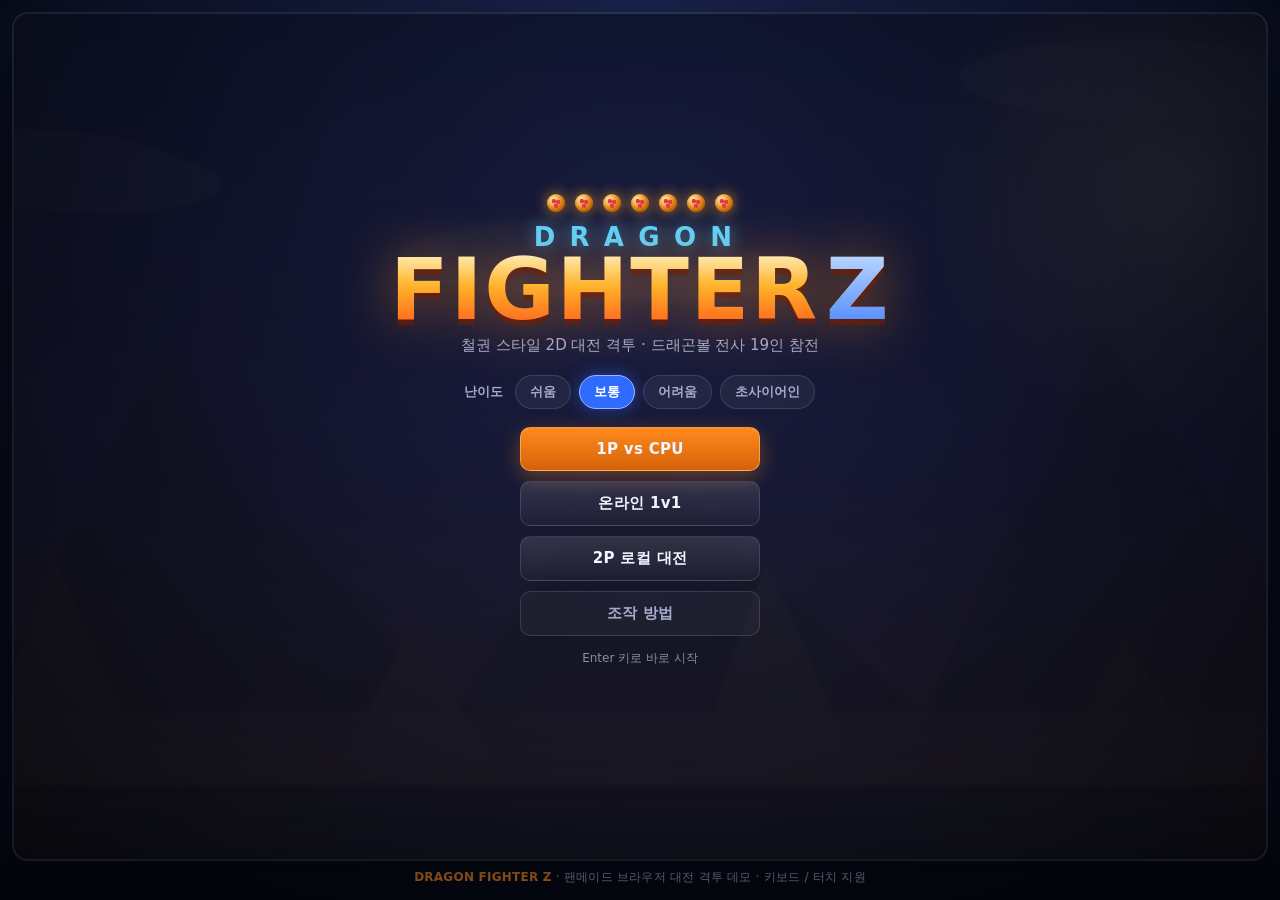
<file: index.html>
<!DOCTYPE html>
<html lang="ko">
<head>
<meta charset="utf-8">
<meta name="viewport" content="width=device-width, initial-scale=1, viewport-fit=cover">
<title>DRAGON FIGHTER Z - 드래곤볼 대전 격투</title>
<meta name="description" content="브라우저에서 즐기는 드래곤볼 2D 대전 격투 게임. 7명의 전사, 필살기와 초필살기, CPU 대전과 2인 대전을 지원합니다.">
<link rel="icon" href="data:image/svg+xml,<svg xmlns='http://www.w3.org/2000/svg' viewBox='0 0 100 100'><circle cx='50' cy='50' r='46' fill='%23ff9f1c'/><circle cx='38' cy='40' r='8' fill='%23e63946'/><circle cx='62' cy='42' r='8' fill='%23e63946'/><circle cx='50' cy='62' r='8' fill='%23e63946'/></svg>">
<meta name="theme-color" content="#070912">
<meta property="og:title" content="DRAGON FIGHTER Z">
<meta property="og:description" content="브라우저에서 즐기는 드래곤볼 2D 대전 격투 게임. 19명의 전사, 공중 콤보와 힘겨루기, 변신까지.">
<meta property="og:type" content="website">
<link rel="stylesheet" href="css/style.css">
</head>
<body>
<div class="app">
  <div class="stage-wrap">
    <canvas id="game" width="960" height="540"></canvas>

    <!-- ===================== HUD ===================== -->
    <div id="hud" class="is-hidden">
      <div class="hud-row">
        <div class="hud-side side-p1">
          <div class="hud-meta"><span class="tag" id="tag-p1">1P</span><span class="fighter-name" id="name-p1">손오공</span></div>
          <div class="hp-track"><div class="hp-lag" id="hplag-p1"></div><div class="hp-fill" id="hp-p1"></div></div>
          <div class="ki-track"><div class="ki-fill" id="ki-p1"></div></div>
          <div class="rounds" id="rounds-p1"><i></i><i></i></div>
        </div>

        <div class="hud-center">
          <div class="timer" id="timer">99</div>
          <div class="stage-tag" id="stage-name">황무지</div>
          <div class="hud-tools">
            <button id="btn-pause" class="mini-btn" title="일시정지 (Esc)">⏸</button>
            <button id="btn-fullscreen" class="mini-btn" title="전체 화면">⤢</button>
            <button id="btn-mute" class="mini-btn" title="소리 켜기/끄기">🔊</button>
          </div>
        </div>

        <div class="hud-side side-p2">
          <div class="hud-meta"><span class="fighter-name" id="name-p2">베지터</span><span class="tag" id="tag-p2">CPU</span></div>
          <div class="hp-track"><div class="hp-lag" id="hplag-p2"></div><div class="hp-fill" id="hp-p2"></div></div>
          <div class="ki-track"><div class="ki-fill" id="ki-p2"></div></div>
          <div class="rounds" id="rounds-p2"><i></i><i></i></div>
        </div>
      </div>

      <div class="combo combo-p1" id="combo-p1"><span class="combo-num">2</span><span class="combo-lbl">HIT COMBO!</span></div>
      <div class="combo combo-p2" id="combo-p2"><span class="combo-num">2</span><span class="combo-lbl">HIT COMBO!</span></div>
      <div class="announce" id="announce"></div>
      <div class="net-hud" id="net-hud" hidden></div>
      <div class="net-toast" id="net-toast"></div>
    </div>

    <!-- ===================== 타이틀 ===================== -->
    <section class="screen is-active" id="screen-title">
      <div class="title-block">
        <div class="dragon-balls">
          <i style="--n:1"></i><i style="--n:2"></i><i style="--n:3"></i><i style="--n:4"></i>
          <i style="--n:5"></i><i style="--n:6"></i><i style="--n:7"></i>
        </div>
        <h1 class="logo"><span class="logo-top">DRAGON</span><span class="logo-main">FIGHTER<em>Z</em></span></h1>
        <p class="tagline">철권 스타일 2D 대전 격투 · 드래곤볼 전사 19인 참전</p>

        <div class="diff-row">
          <span class="diff-label">난이도</span>
          <button data-diff="easy" class="chip">쉬움</button>
          <button data-diff="normal" class="chip is-on">보통</button>
          <button data-diff="hard" class="chip">어려움</button>
          <button data-diff="zenkai" class="chip">초사이어인</button>
        </div>

        <div class="menu">
          <button id="btn-cpu" class="btn btn-main">1P vs CPU</button>
          <button id="btn-online" class="btn">온라인 1v1</button>
          <button id="btn-versus" class="btn">2P 로컬 대전</button>
          <button id="btn-howto" class="btn btn-ghost">조작 방법</button>
        </div>
        <p class="hint">Enter 키로 바로 시작</p>
      </div>
    </section>

    <!-- ===================== 캐릭터 선택 ===================== -->
    <section class="screen" id="screen-select">
      <div class="select-wrap">
        <header class="select-head">
          <button id="btn-select-back" class="btn btn-ghost btn-sm">← 뒤로</button>
          <h2 id="sel-turn">1P 캐릭터를 선택하세요</h2>
          <div class="slots">
            <span class="slot" id="slot-p1">???</span>
            <span class="vs">VS</span>
            <span class="slot" id="slot-p2">???</span>
          </div>
        </header>

        <div class="select-body">
          <div id="char-grid" class="char-grid"></div>
          <aside class="char-info">
            <h3 id="sel-name">손오공</h3>
            <p class="info-title" id="sel-title">지구에서 자란 사이어인</p>
            <p class="info-quote" id="sel-quote">"자, 붙어보자!"</p>
            <ul class="stats">
              <li><span>체력</span><div class="bar"><i id="stat-hp"></i></div></li>
              <li><span>공격</span><div class="bar"><i id="stat-power"></i></div></li>
              <li><span>스피드</span><div class="bar"><i id="stat-speed"></i></div></li>
              <li><span>방어</span><div class="bar"><i id="stat-defense"></i></div></li>
            </ul>
            <p class="info-special">필살기<br><b id="sel-special">에네르기파 / 초 에네르기파</b></p>
            <p class="info-special">변신<br><b id="sel-form">초사이어인</b></p>
          </aside>
        </div>
      </div>
    </section>

    <!-- ===================== 온라인 로비 ===================== -->
    <section class="screen" id="screen-online">
      <div class="net-card">
        <header class="net-head">
          <button id="btn-net-back" class="btn btn-ghost btn-sm">← 뒤로</button>
          <h2>온라인 1v1</h2>
        </header>
        <p class="net-status" id="net-status">방을 만들거나, 받은 초대 코드로 참가하세요</p>

        <!-- 붙는 방식 고르기 -->
        <div class="net-tabs">
          <button id="tab-net-room" class="chip is-on">방 번호로 붙기</button>
          <button id="tab-net-code" class="chip">코드 직접 교환</button>
        </div>

        <!-- 방식 A : 방 번호 -->
        <div id="net-room" class="net-step">
          <div class="net-roles">
            <button id="btn-room-create" class="btn btn-main">방 만들기</button>
          </div>
          <div class="net-join-row">
            <input id="net-room-in" class="net-roomin" maxlength="6" spellcheck="false"
                   autocomplete="off" placeholder="방 번호" aria-label="방 번호">
            <button id="btn-room-join" class="btn">참가</button>
          </div>
          <div id="net-room-show" class="net-roombox" hidden>
            <span class="net-roomlabel">방 번호</span>
            <b id="net-room-code" class="net-roomcode">----</b>
            <div class="net-roombtns">
              <button id="btn-room-copy" class="btn btn-sm">번호 복사</button>
              <button id="btn-room-link" class="btn btn-sm">링크 복사</button>
              <button id="btn-room-cancel" class="btn btn-ghost btn-sm">취소</button>
            </div>
          </div>
          <p class="net-help-line">친구에게 <b>방 번호 네 글자</b>만 알려주면 됩니다.
            서버는 두 사람을 짝지어 주기만 하고, 대전 데이터는 서버를 거치지 않습니다.</p>
          <details class="net-adv">
            <summary>시그널링 서버 주소</summary>
            <div class="net-row">
              <input id="net-signal-url" class="net-code" spellcheck="false" autocomplete="off"
                     placeholder="ws://localhost:8080/ws">
              <button id="btn-signal-save" class="btn btn-sm">저장</button>
            </div>
            <p class="net-foot">비워 두고 저장하면 현재 주소에서 자동으로 찾습니다.
              직접 서버를 띄우려면 <code>node server/signal.js</code> 를 실행하세요.</p>
          </details>
        </div>

        <!-- 방식 B : 코드 직접 교환 -->
        <div id="net-choose" class="net-step" hidden>
          <div class="net-roles">
            <button id="btn-net-host" class="btn btn-main">초대 코드 만들기</button>
            <button id="btn-net-join" class="btn">받은 코드로 참가</button>
          </div>
          <ol class="net-help">
            <li><b>초대 코드 만들기</b>를 누르면 코드가 나옵니다. 복사해서 친구에게 보내세요.</li>
            <li>친구는 <b>받은 코드로 참가</b>에서 그 코드를 붙여넣고, 돌아온 <b>응답 코드</b>를 다시 보내 줍니다.</li>
            <li>방장이 응답 코드를 붙여넣으면 연결됩니다. 서버가 아예 필요 없는 방식입니다.</li>
          </ol>
        </div>

        <!-- 2단계-A : 방장 -->
        <div id="net-host" class="net-step" hidden>
          <label class="net-label">① 이 초대 코드를 친구에게 보내세요</label>
          <div class="net-row">
            <textarea id="net-offer" class="net-code" readonly rows="3" placeholder="코드를 만드는 중..."></textarea>
            <button id="btn-net-copy-offer" class="btn btn-sm">복사</button>
          </div>
          <label class="net-label">② 친구에게 받은 응답 코드를 붙여넣으세요</label>
          <div class="net-row">
            <textarea id="net-answer-in" class="net-code" rows="3" placeholder="응답 코드를 붙여넣기"></textarea>
            <button id="btn-net-connect" class="btn btn-main btn-sm">연결</button>
          </div>
        </div>

        <!-- 2단계-B : 참가자 -->
        <div id="net-guest" class="net-step" hidden>
          <label class="net-label">① 받은 초대 코드를 붙여넣으세요</label>
          <div class="net-row">
            <textarea id="net-offer-in" class="net-code" rows="3" placeholder="초대 코드를 붙여넣기"></textarea>
            <button id="btn-net-enter" class="btn btn-main btn-sm">참가</button>
          </div>
          <div id="net-answer-box" hidden>
            <label class="net-label">② 이 응답 코드를 방장에게 보내세요</label>
            <div class="net-row">
              <textarea id="net-answer" class="net-code" readonly rows="3"></textarea>
              <button id="btn-net-copy-answer" class="btn btn-sm">복사</button>
            </div>
          </div>
        </div>

        <p class="net-foot">양쪽 모두 <b>1P 조작키(WASD · JKL · U · I · O · Space)</b> 또는 터치 패드를 씁니다.
          회사·학교처럼 방화벽이 센 네트워크에서는 직접 연결이 막힐 수 있습니다.</p>
      </div>
    </section>

    <!-- ===================== 전투(투명) ===================== -->
    <section class="screen screen-transparent" id="screen-fight"></section>

    <!-- ===================== 결과 ===================== -->
    <section class="screen" id="screen-result">
      <div class="result-card">
        <div class="result-tag" id="result-tag">1P WIN</div>
        <canvas id="result-portrait" width="140" height="150"></canvas>
        <h2 id="result-name">손오공</h2>
        <p class="result-quote" id="result-quote"></p>
        <p class="result-score" id="result-score"></p>
        <div class="menu menu-row">
          <button id="btn-rematch" class="btn btn-main">다시 대결</button>
          <button id="btn-tochars" class="btn">캐릭터 선택</button>
          <button id="btn-totitle" class="btn btn-ghost">타이틀</button>
        </div>
      </div>
    </section>

    <!-- ===================== 조작법 ===================== -->
    <section class="screen overlay" id="screen-help">
      <div class="help-card">
        <h2>조작 방법</h2>
        <div class="help-grid">
          <div>
            <h3>1P</h3>
            <table>
              <tr><td>이동 / 점프 / 앉기</td><td><kbd>A</kbd><kbd>D</kbd> / <kbd>W</kbd> / <kbd>S</kbd></td></tr>
              <tr><td>약 · 강 · 킥</td><td><kbd>J</kbd><kbd>K</kbd><kbd>L</kbd></td></tr>
              <tr><td>기탄 / 초필살기</td><td><kbd>U</kbd> / <kbd>I</kbd></td></tr>
              <tr><td>기 모으기</td><td><kbd>Space</kbd></td></tr>
              <tr><td>변신</td><td><kbd>O</kbd></td></tr>
            </table>
          </div>
          <div>
            <h3>터치</h3>
            <table>
              <tr><td>이동 / 점프 / 앉기</td><td>왼쪽 십자 버튼</td></tr>
              <tr><td>약 · 강 · 킥</td><td><kbd>약</kbd><kbd>강</kbd><kbd>킥</kbd></td></tr>
              <tr><td>기탄 / 초필살기</td><td><kbd>기</kbd> / <kbd>초</kbd></td></tr>
              <tr><td>기 모으기</td><td><kbd>충전</kbd></td></tr>
              <tr><td>변신</td><td><kbd>변신</kbd></td></tr>
            </table>
          </div>
          <div>
            <h3>2P</h3>
            <table>
              <tr><td>이동 / 점프 / 앉기</td><td><kbd>←</kbd><kbd>→</kbd> / <kbd>↑</kbd> / <kbd>↓</kbd></td></tr>
              <tr><td>약 · 강 · 킥</td><td><kbd>1</kbd><kbd>2</kbd><kbd>3</kbd></td></tr>
              <tr><td>기탄 / 초필살기</td><td><kbd>4</kbd> / <kbd>5</kbd></td></tr>
              <tr><td>기 모으기</td><td><kbd>0</kbd></td></tr>
              <tr><td>변신</td><td><kbd>7</kbd></td></tr>
            </table>
          </div>
        </div>
        <h3 class="help-sub">전투 시스템</h3>
        <ul class="help-list">
          <li><b>가드</b> — 상대 반대 방향을 누르면 자동 가드. 하단 공격은 <b>앉아 가드</b>, 점프 공격은 <b>서서 가드</b>로만 막힙니다.</li>
          <li><b>대시</b> — 같은 방향 키를 두 번 빠르게. 뒤 대시에는 짧은 무적이 있습니다.</li>
          <li><b>잡기</b> — 약 + 강 동시 입력. 가드 불가!</li>
          <li><b>앉아 강</b> — 승룡 어퍼(대공기), <b>앉아 킥</b> — 다리 후리기(다운).</li>
          <li><b>공중 콤보</b> — 앉아 강(승룡 어퍼)으로 띄운 뒤 바로 점프해 추격. 공중기가 맞을 때마다 상대가 다시 살짝 떠오릅니다(최대 4회).</li>
          <li><b>공중 추격</b> — 공중에서 <b>2단 점프</b> 1회, 공중기는 3번까지. 공중기가 히트하면 점프가 다시 열려 계속 쫓아갈 수 있습니다.</li>
          <li><b>공중 내려찍기</b> — 공중에서 <b>↓ + 강</b>. 상대를 지면에 강하게 내려꽂아 콤보를 마무리합니다.</li>
          <li><b>필살기</b> — 기 게이지 15로 기탄, <b>↓ + 기탄키</b>로 기 40을 소모해 빔 필살기. 캐릭터마다 자세와 이펙트가 다릅니다.</li>
          <li><b>초필살기</b> — 기 게이지 100을 모두 사용하는 역전기. 발동 시 무적 시간이 있습니다.
              <b>19종 모두 전용 연출</b>이 있어, 기를 모으는 방식부터 발사 순간과 지속 중 이펙트까지 전부 다릅니다.
              <b>베지트</b>의 스피릿 소드와 <b>쟈넨바</b>의 환영 분쇄는 기를 검으로 벼려 하늘로 솟아오른 뒤,
              내리그어 지면을 통째로 갈라 버리는 광역 참격이고, <b>키드 부우</b>의 인간 절멸 공격은 하늘에서
              기탄이 비처럼 쏟아지며, <b>오천크스</b>의 유령은 얼굴을 하고 줄지어 날아갑니다.</li>
          <li><b>변신</b> — 기 <b>50</b> 이상 · 지상 · 공격/경직이 아닐 때만 발동. 13초간 공격력 +18%, 이동속도 +8%이고
              발동 순간 무적과 충격파가 나갑니다. <b>변신 형태가 있는 캐릭터만</b> 쓸 수 있습니다 —
              손오공 · 베지터 · 피콜로 · 트랭크스(초사이어인), <b>초2 오공</b> · <b>오천크스</b>(초사이어인 3 · 머리 모양과 눈썹까지 바뀝니다),
              <b>초2 베지터</b>(마인 베지터 · 이마에 M 각인과 붉은 눈), <b>베지트</b>(초 베지트).
              이미 최종 형태인 얼티밋 오반 · 프리저 · 셀 · 브로리 · 쿠우라 · 초2 오반 · 초오지터 · 키드 부우 ·
              인조인간 17호 · 18호 · <b>쟈넨바</b>는 변신 대신 처음부터 높은 기본 성능을 가집니다.
              특히 <b>인조인간 두 명은 동력이 무한</b>이라, 기를 모으지 않아도 기 게이지가 저절로 차오릅니다.</li>
          <li><b>기탄 맞부딪힘</b> — 서로 기탄을 쏘면 중간에서 부딪혀 버티다가, 위력이 확실히 센 쪽만 뚫고 나갑니다. 비슷하면 함께 터집니다.</li>
          <li><b>빔 힘겨루기</b> — 빔 필살기끼리 마주치면 힘겨루기가 시작됩니다. <b>버튼을 연타</b>해 접점을 밀어내세요.
              밀린 쪽은 큰 피해를 입고, 오래 버티면 상쇄되어 둘 다 튕겨납니다. 초필살기는 필살기보다 훨씬 강하게 밉니다.</li>
          <li>기 게이지는 공격·피격·기 모으기로 충전되며, 100이 되면 오라가 폭발합니다.</li>
          <li>터치 조작은 1P 전용입니다. <b>2P 로컬 대전은 키보드</b>로 즐겨 주세요.</li>
          <li><b>온라인 1v1</b> — 타이틀의 [온라인 1v1] 에서 <b>방 만들기</b>를 누르면 <b>네 글자 방 번호</b>가 나옵니다.
              친구에게 번호(또는 참가 링크)만 알려주면 들어옵니다. 시그널링 서버가 없는 곳에서는
              <b>코드 직접 교환</b> 방식으로 자동 전환됩니다.
              어느 쪽이든 대전 데이터는 서버를 거치지 않고 두 브라우저가 바로 주고받으며,
              <b>양쪽 모두 1P 조작키(또는 터치 패드)</b>를 씁니다. 화면 오른쪽 아래에 핑이 표시되고,
              상대 입력이 늦으면 그 프레임에서 함께 기다립니다.</li>
        </ul>
        <button id="btn-help-close" class="btn btn-main">닫기</button>
      </div>
    </section>

    <!-- ===================== 일시정지 ===================== -->
    <div class="overlay" id="pause-overlay">
      <div class="pause-card">
        <h2>일시정지</h2>
        <button id="btn-resume" class="btn btn-main">계속하기</button>
        <button id="btn-quit" class="btn btn-ghost">타이틀로</button>
      </div>
    </div>
  </div>

  <!-- ===================== 터치 패드 ===================== -->
  <div id="touchpad" class="is-hidden">
    <div class="pad pad-left">
      <button data-touch="left" data-player="0" class="pad-btn">◀</button>
      <button data-touch="up" data-player="0" class="pad-btn">▲</button>
      <button data-touch="down" data-player="0" class="pad-btn">▼</button>
      <button data-touch="right" data-player="0" class="pad-btn">▶</button>
    </div>
    <div class="pad pad-right">
      <button data-touch="light" data-player="0" class="pad-btn atk">약</button>
      <button data-touch="heavy" data-player="0" class="pad-btn atk">강</button>
      <button data-touch="kick" data-player="0" class="pad-btn atk">킥</button>
      <button data-touch="blast" data-player="0" class="pad-btn ki">기</button>
      <button data-touch="ultimate" data-player="0" class="pad-btn ult">초</button>
      <button data-touch="charge" data-player="0" class="pad-btn chg">충전</button>
      <button data-touch="transform" data-player="0" class="pad-btn form">변신</button>
    </div>
  </div>

  <p class="rotate-hint">📱 화면을 가로로 돌리면 더 크게 즐길 수 있어요</p>

  <footer class="site-foot">
    <span>DRAGON FIGHTER Z</span> · 팬메이드 브라우저 대전 격투 데모 · 키보드 / 터치 지원
  </footer>
</div>

<script src="js/util.js"></script>
<script src="js/characters.js"></script>
<script src="js/moves.js"></script>
<script src="js/input.js"></script>
<script src="js/fighter.js"></script>
<script src="js/ai.js"></script>
<script src="js/render.js"></script>
<script src="js/sprites.js"></script>
<script src="js/net.js"></script>
<script src="js/game.js"></script>
</body>
</html>
</file>
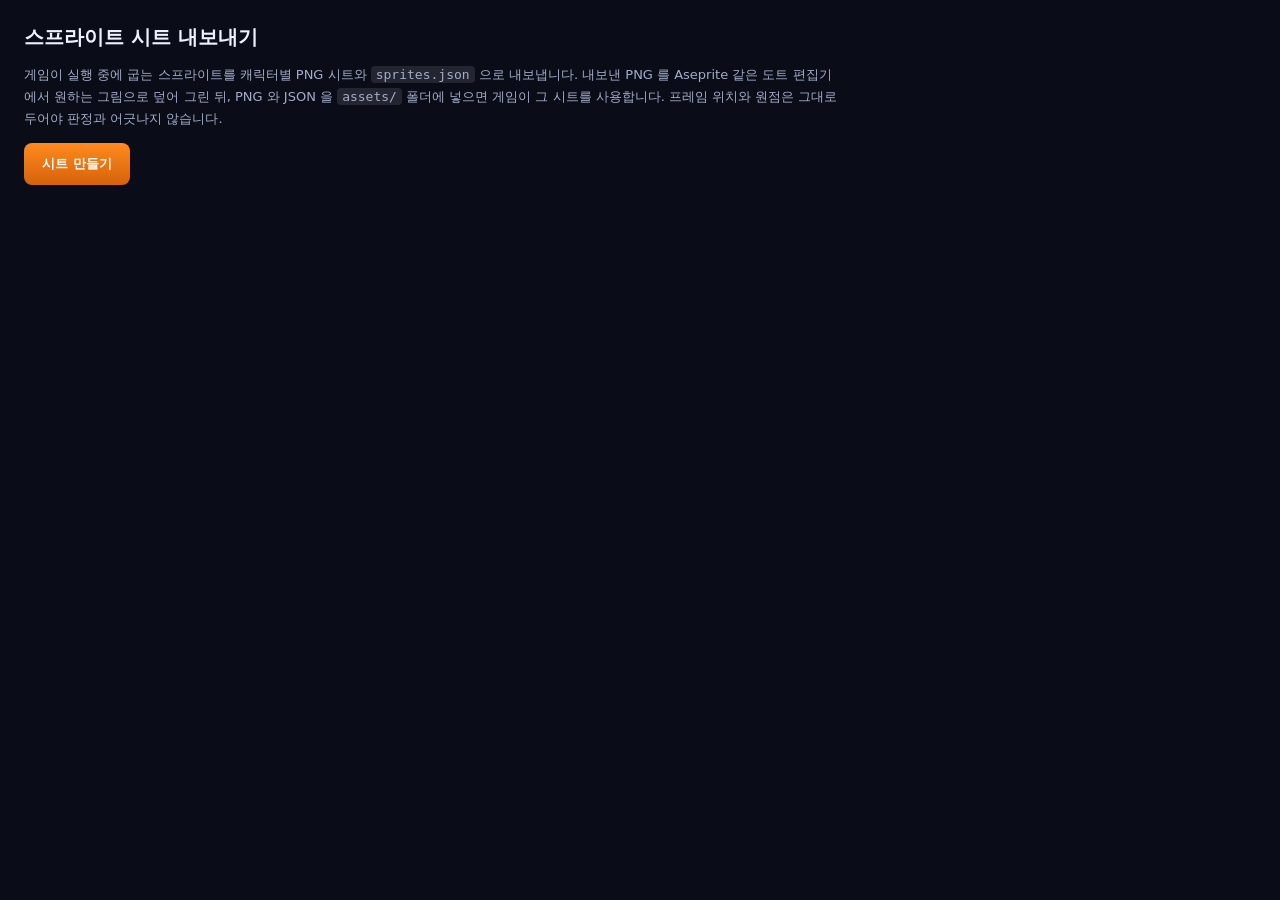
<file: tools/export-sprites.html>
<!DOCTYPE html>
<html lang="ko">
<head>
<meta charset="utf-8">
<title>스프라이트 시트 내보내기 - DRAGON FIGHTER Z</title>
<style>
  body { margin: 0; padding: 24px; background: #0a0d18; color: #eef1ff;
         font-family: "Pretendard", "Noto Sans KR", system-ui, sans-serif; }
  h1 { font-size: 20px; margin: 0 0 6px; }
  p { color: #a4acc9; font-size: 13px; line-height: 1.7; max-width: 820px; }
  code { background: rgba(255,255,255,.1); padding: 1px 5px; border-radius: 4px; }
  button { font: inherit; font-weight: 700; border: 0; border-radius: 8px; padding: 10px 18px;
           background: linear-gradient(180deg,#ff8a1f,#d5620a); color: #fff; cursor: pointer; }
  .sheet { margin: 18px 0; padding: 12px; border: 1px solid rgba(255,255,255,.14); border-radius: 10px; }
  .sheet h2 { font-size: 15px; margin: 0 0 8px; }
  .sheet canvas { max-width: 100%; background:
      repeating-conic-gradient(#1b2036 0 25%, #131728 0 50%) 0 0/16px 16px; image-rendering: pixelated; }
  a.dl { display: inline-block; margin-top: 8px; color: #ffd76a; font-size: 13px; }
</style>
</head>
<body>
<h1>스프라이트 시트 내보내기</h1>
<p>
  게임이 실행 중에 굽는 스프라이트를 캐릭터별 PNG 시트와 <code>sprites.json</code> 으로 내보냅니다.
  내보낸 PNG 를 Aseprite 같은 도트 편집기에서 원하는 그림으로 덮어 그린 뒤,
  PNG 와 JSON 을 <code>assets/</code> 폴더에 넣으면 게임이 그 시트를 사용합니다.
  프레임 위치와 원점은 그대로 두어야 판정과 어긋나지 않습니다.
</p>
<p><button id="go">시트 만들기</button></p>
<div id="out"></div>

<script src="../js/util.js"></script>
<script src="../js/characters.js"></script>
<script src="../js/moves.js"></script>
<script src="../js/fighter.js"></script>
<script src="../js/render.js"></script>
<script src="../js/sprites.js"></script>
<script>
'use strict';
const COLS = 8;

function buildSheet(char) {
  SpriteBank.init({});
  const specs = SpriteBank.poseSpecs();
  const frames = {};
  const cells = [];
  for (const spec of specs) {
    const dummy = SpriteBank.makeDummy(char, spec.over);
    const pose = poseFor(dummy, spec.time);
    const frame = SpriteBank.get(dummy, pose, spec.time);
    if (!frame || frames[pose.key]) continue;
    frames[pose.key] = true;
    cells.push({ key: pose.key, frame });
  }
  const rows = Math.ceil(cells.length / COLS);
  const cv = document.createElement('canvas');
  cv.width = COLS * CELL_W;
  cv.height = rows * CELL_H;
  const ctx = cv.getContext('2d');
  ctx.imageSmoothingEnabled = false;
  const map = {};
  cells.forEach((cell, i) => {
    const x = (i % COLS) * CELL_W, y = Math.floor(i / COLS) * CELL_H;
    ctx.drawImage(cell.frame.image, cell.frame.sx, cell.frame.sy, CELL_W, CELL_H, x, y, CELL_W, CELL_H);
    map[cell.key] = [x, y];
  });
  return { canvas: cv, frames: map, count: cells.length };
}

document.getElementById('go').addEventListener('click', () => {
  const out = document.getElementById('out');
  out.innerHTML = '';
  const manifest = {
    cellWidth: CELL_W, cellHeight: CELL_H,
    originX: CELL_OX, originY: CELL_OY, scale: SPRITE_SCALE,
    characters: {}
  };
  for (const char of CHARACTERS) {
    const sheet = buildSheet(char);
    manifest.characters[char.id] = { image: char.id + '.png', frames: sheet.frames };
    const box = document.createElement('div');
    box.className = 'sheet';
    box.innerHTML = `<h2>${char.name} <small>(${char.id}.png · ${sheet.count} 프레임)</small></h2>`;
    box.appendChild(sheet.canvas);
    const a = document.createElement('a');
    a.className = 'dl';
    a.download = char.id + '.png';
    a.href = sheet.canvas.toDataURL('image/png');
    a.textContent = `⬇ ${char.id}.png 내려받기`;
    box.appendChild(document.createElement('br'));
    box.appendChild(a);
    out.appendChild(box);
  }
  const blob = new Blob([JSON.stringify(manifest, null, 2)], { type: 'application/json' });
  const a = document.createElement('a');
  a.className = 'dl';
  a.download = 'sprites.json';
  a.href = URL.createObjectURL(blob);
  a.textContent = '⬇ sprites.json 내려받기';
  out.appendChild(a);
  SpriteBank.init({});   // 게임용 캐시 상태로 되돌린다
});
</script>
</body>
</html>
</file>
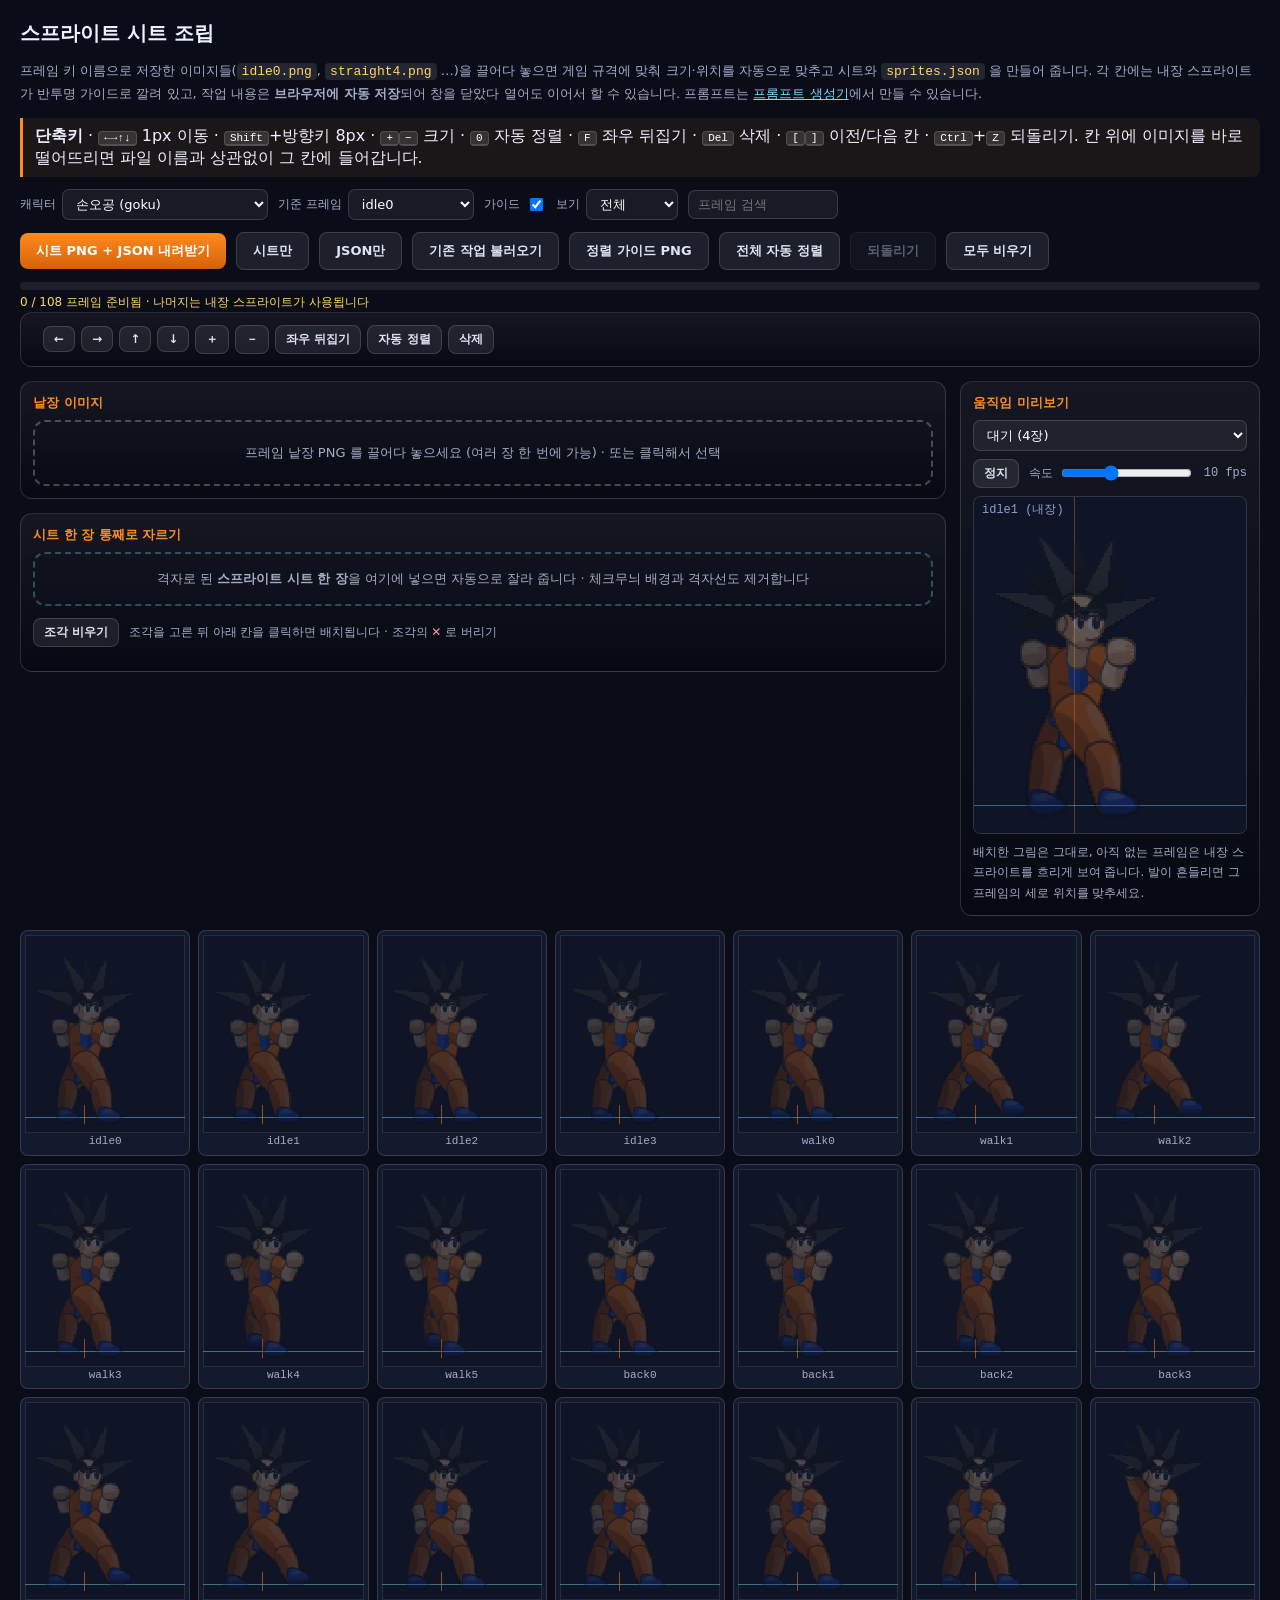
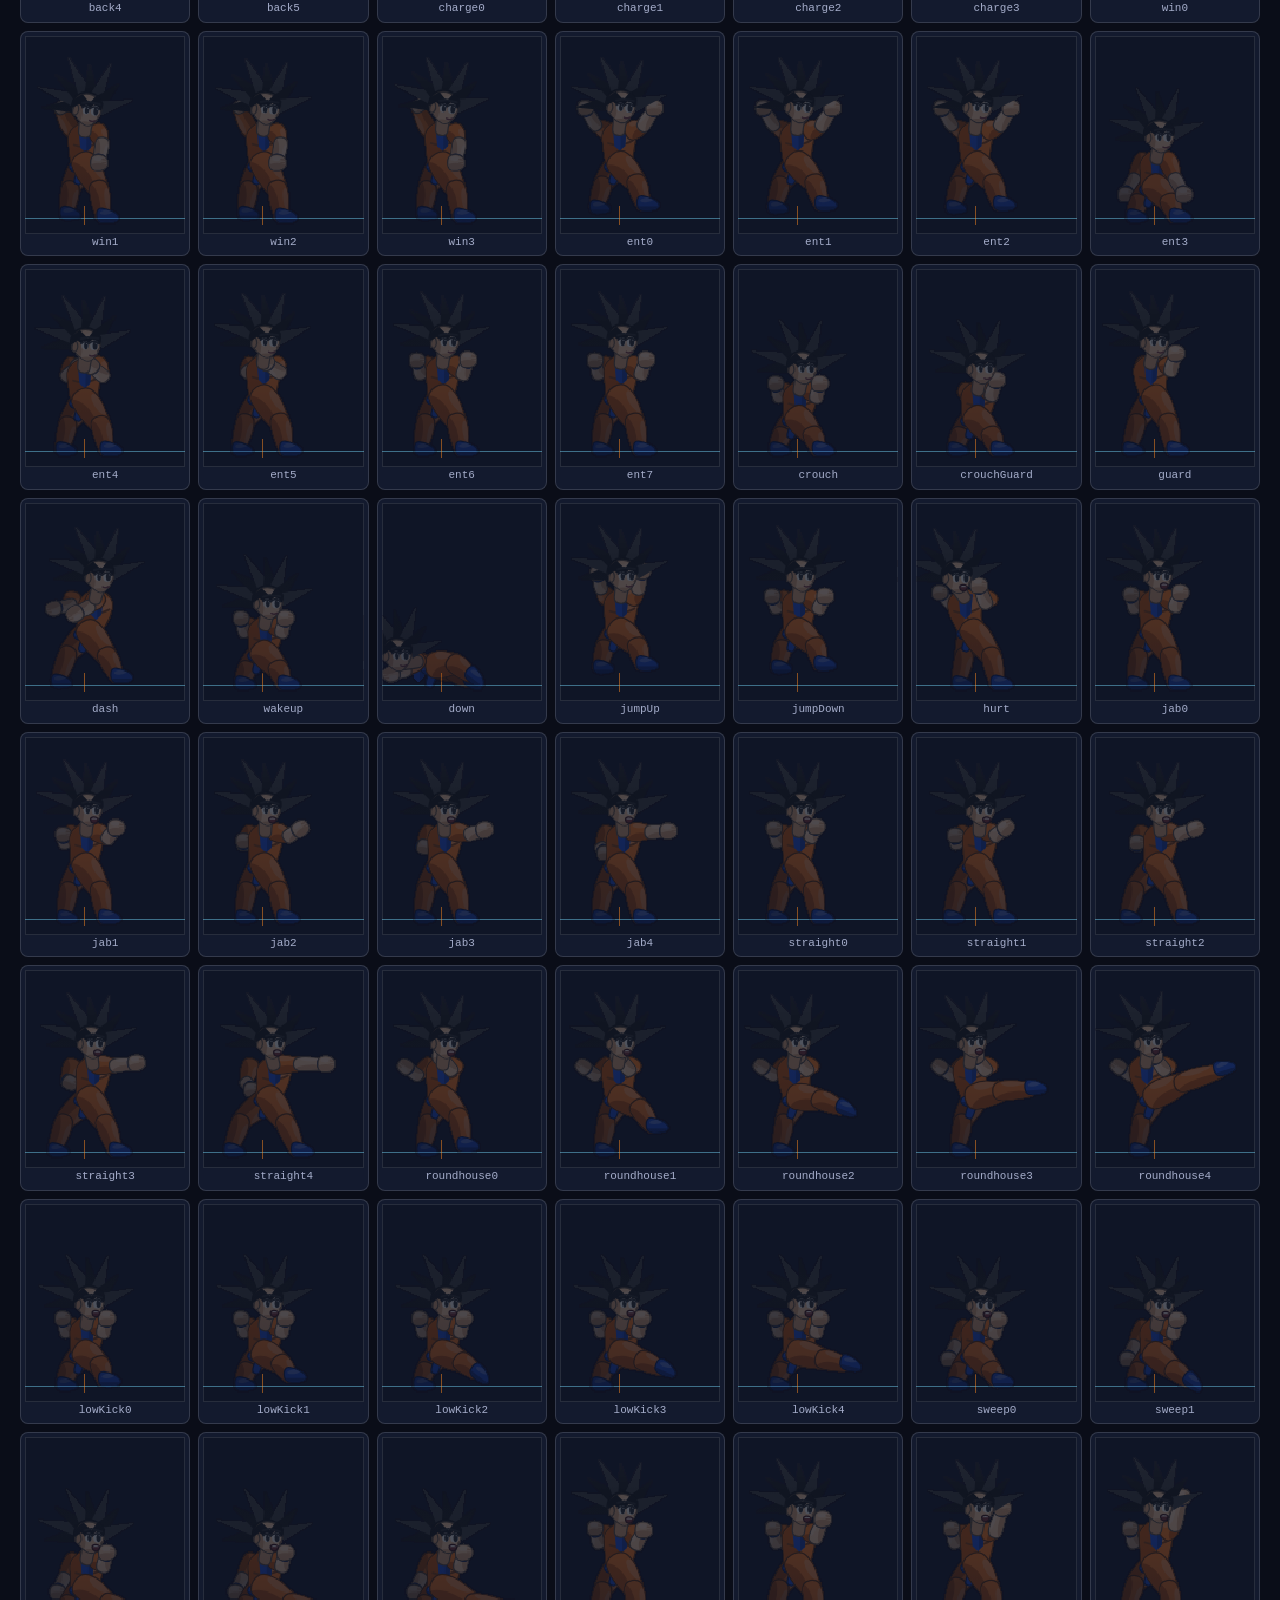
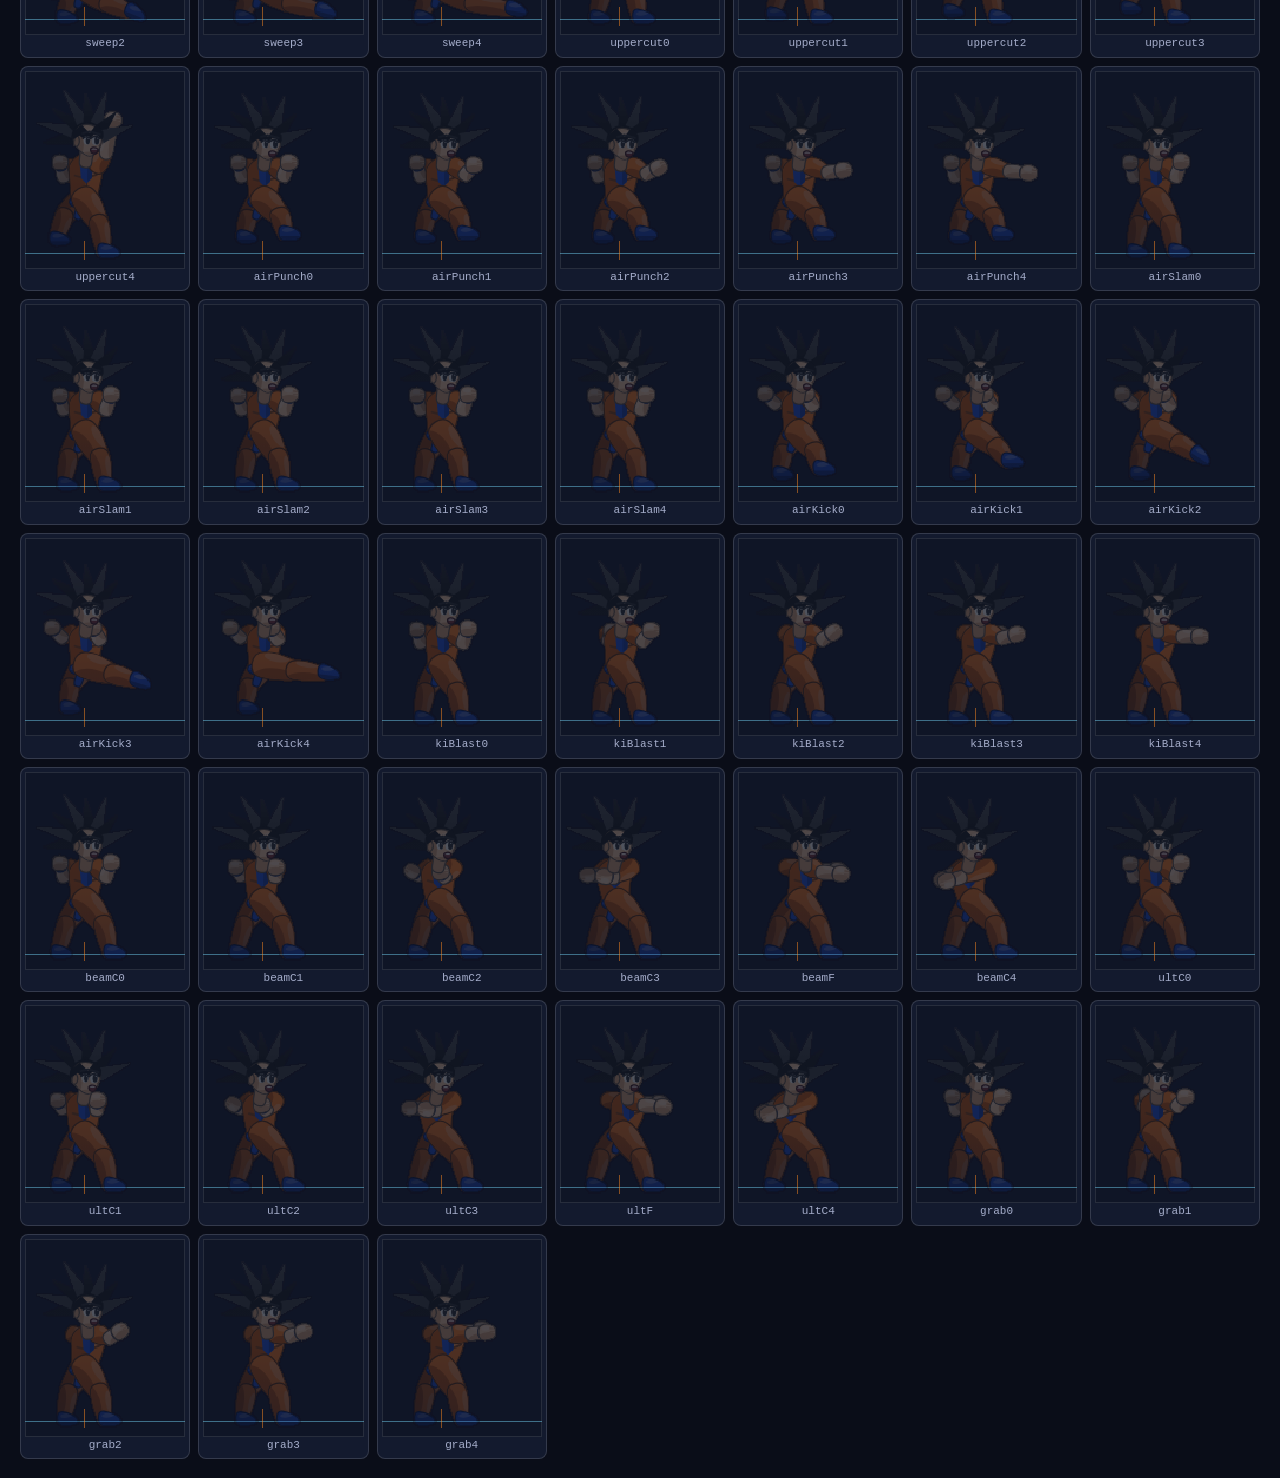
<file: tools/pack-sprites.html>
<!DOCTYPE html>
<html lang="ko">
<head>
<meta charset="utf-8">
<title>스프라이트 시트 조립 - DRAGON FIGHTER Z</title>
<style>
  :root { --line: rgba(255,255,255,.14); --muted: #a4acc9; --ok: #8affc0; --sky: #5ad2ff; }
  * { box-sizing: border-box; }
  body { margin: 0; padding: 20px; background: #0a0d18; color: #eef1ff;
         font-family: "Pretendard", "Noto Sans KR", system-ui, sans-serif; }
  h1 { font-size: 20px; margin: 0 0 6px; }
  h2 { font-size: 13px; margin: 0 0 8px; color: #ff8a1f; }
  p, li { color: var(--muted); font-size: 13px; line-height: 1.7; }
  a { color: #7fd8ff; }
  code { background: rgba(255,255,255,.1); padding: 1px 5px; border-radius: 4px; color: #ffd76a; }
  kbd { background: rgba(255,255,255,.12); border: 1px solid var(--line); border-bottom-width: 2px;
        border-radius: 4px; padding: 0 5px; font: 11px/1.6 monospace; color: #fff; }
  .bar { display: flex; flex-wrap: wrap; gap: 10px; align-items: center; margin: 12px 0; }
  label { font-size: 12px; color: var(--muted); display: flex; align-items: center; gap: 6px; }
  input[type=text], input[type=search], input[type=number], select {
    font: inherit; font-size: 13px; padding: 6px 9px; border-radius: 7px;
    border: 1px solid var(--line); background: rgba(255,255,255,.06); color: #fff;
  }
  button { font: inherit; font-weight: 700; font-size: 13px; border: 0; border-radius: 8px;
           padding: 9px 16px; background: linear-gradient(180deg,#ff8a1f,#d5620a); color: #fff; cursor: pointer; }
  button.ghost { background: rgba(255,255,255,.08); color: #dfe4f5; border: 1px solid var(--line); }
  button.mini { padding: 5px 10px; font-size: 12px; }
  button:disabled { opacity: .38; cursor: not-allowed; }
  .panel { border: 1px solid var(--line); border-radius: 12px; padding: 12px; margin-bottom: 14px;
           background: linear-gradient(180deg, rgba(255,255,255,.045), rgba(0,0,0,.25)); }
  .cols { display: grid; grid-template-columns: 1fr 300px; gap: 14px; align-items: start; }
  #drop { border: 2px dashed rgba(255,255,255,.25); border-radius: 12px; padding: 22px;
          text-align: center; color: var(--muted); font-size: 13px; }
  #drop.over { border-color: #ff8a1f; background: rgba(255,138,31,.08); }
  #grid { display: grid; grid-template-columns: repeat(auto-fill, minmax(150px, 1fr)); gap: 8px; }
  .cell { border: 1px solid var(--line); border-radius: 8px; padding: 4px; background: #131a2e;
          cursor: pointer; position: relative; }
  .cell.sel { border-color: #ff8a1f; box-shadow: 0 0 0 2px rgba(255,138,31,.4); }
  .cell.has { background: #16233c; }
  .cell.over { border-color: var(--sky); box-shadow: 0 0 0 2px rgba(90,210,255,.5); }
  .cell canvas { width: 100%; height: auto; display: block; image-rendering: pixelated; }
  .cell span.k { display: block; font: 11px/1.6 monospace; text-align: center; color: var(--muted); }
  .cell.has span.k { color: var(--ok); }
  .cell .x { position: absolute; right: 3px; top: 3px; width: 20px; height: 20px; line-height: 18px;
             text-align: center; border-radius: 6px; background: rgba(0,0,0,.55); color: #ff9d9d;
             font: 700 13px/18px monospace; display: none; }
  .cell.has:hover .x { display: block; }
  .cell .flip { position: absolute; left: 3px; top: 3px; font: 10px/1.6 monospace; color: var(--sky);
                background: rgba(0,0,0,.55); border-radius: 5px; padding: 0 4px; }
  .note { border-left: 3px solid #ff8a1f; padding: 8px 12px; background: rgba(255,138,31,.07);
          border-radius: 0 8px 8px 0; margin: 12px 0; }
  #status { font-size: 12px; color: #ffd76a; min-height: 18px; }
  .prog { height: 8px; border-radius: 99px; background: rgba(255,255,255,.08); overflow: hidden; margin: 8px 0 4px; }
  .prog i { display: block; height: 100%; width: 0; background: linear-gradient(90deg,var(--ok),var(--sky)); }
  #dropSheet { border: 2px dashed rgba(120,220,255,.3); border-radius: 12px; padding: 16px;
               text-align: center; color: var(--muted); font-size: 13px; cursor: pointer; }
  #dropSheet.over { border-color: var(--sky); background: rgba(90,210,255,.08); }
  #strip { display: flex; flex-wrap: wrap; gap: 6px; margin: 10px 0 0; }
  #strip .chip { border: 1px solid var(--line); border-radius: 8px; background: #101728;
                 padding: 3px; cursor: pointer; position: relative; }
  #strip .chip.held { border-color: var(--sky); box-shadow: 0 0 0 2px rgba(90,210,255,.45); }
  #strip .chip.used { opacity: .35; }
  #strip .chip canvas { display: block; height: 76px; width: auto; image-rendering: pixelated; }
  #strip .chip b { position: absolute; left: 3px; top: 2px; font-size: 10px; color: #ffd76a;
                   text-shadow: 0 0 3px #000; }
  #strip .chip i { position: absolute; right: 2px; top: 1px; font: 700 12px/1 monospace; color: #ff9d9d;
                   text-shadow: 0 0 3px #000; font-style: normal; }
  #previewBox { display: flex; gap: 12px; align-items: flex-start; }
  #preview { image-rendering: pixelated; border-radius: 8px; background: #0f1526;
             border: 1px solid var(--line); }
  .selbar { display: flex; flex-wrap: wrap; gap: 6px; align-items: center; }
  .selbar .name { font: 700 13px/1 monospace; color: #ffd76a; margin-right: 4px; }
  @media (max-width: 900px) { .cols { grid-template-columns: 1fr; } }
</style>
</head>
<body>
<h1>스프라이트 시트 조립</h1>
<p>
  프레임 키 이름으로 저장한 이미지들(<code>idle0.png</code>, <code>straight4.png</code> …)을 끌어다 놓으면
  게임 규격에 맞춰 크기·위치를 자동으로 맞추고 시트와 <code>sprites.json</code> 을 만들어 줍니다.
  각 칸에는 내장 스프라이트가 반투명 가이드로 깔려 있고, 작업 내용은 <b>브라우저에 자동 저장</b>되어
  창을 닫았다 열어도 이어서 할 수 있습니다. 프롬프트는 <a href="prompt-maker.html">프롬프트 생성기</a>에서 만들 수 있습니다.
</p>
<div class="note">
  <b>단축키</b> ·
  <kbd>←→↑↓</kbd> 1px 이동 · <kbd>Shift</kbd>+방향키 8px ·
  <kbd>+</kbd><kbd>−</kbd> 크기 · <kbd>0</kbd> 자동 정렬 ·
  <kbd>F</kbd> 좌우 뒤집기 · <kbd>Del</kbd> 삭제 ·
  <kbd>[</kbd><kbd>]</kbd> 이전/다음 칸 · <kbd>Ctrl</kbd>+<kbd>Z</kbd> 되돌리기.
  칸 위에 이미지를 바로 떨어뜨리면 파일 이름과 상관없이 그 칸에 들어갑니다.
</div>

<div class="bar">
  <label>캐릭터 <select id="charSel"></select></label>
  <label>기준 프레임 <select id="refSel"></select></label>
  <label>가이드 <input type="checkbox" id="ghost" checked></label>
  <label>보기 <select id="filterSel">
    <option value="all">전체</option>
    <option value="todo">미배치만</option>
    <option value="has">배치됨만</option>
  </select></label>
  <input type="search" id="search" placeholder="프레임 검색" style="width:150px">
</div>
<div class="bar">
  <button id="btnAll">시트 PNG + JSON 내려받기</button>
  <button id="btnSheet" class="ghost">시트만</button>
  <button id="btnJson" class="ghost">JSON만</button>
  <button id="btnImport" class="ghost">기존 작업 불러오기</button>
  <button id="btnGuide" class="ghost">정렬 가이드 PNG</button>
  <button id="btnRealign" class="ghost">전체 자동 정렬</button>
  <button id="btnUndo" class="ghost">되돌리기</button>
  <button id="btnClear" class="ghost">모두 비우기</button>
  <input type="file" id="importFiles" accept="image/png,image/webp,application/json,.json" multiple hidden>
</div>
<div class="prog"><i id="progBar"></i></div>
<div id="status"></div>

<div class="panel selbar" id="selBar" hidden>
  <span class="name" id="selName"></span>
  <button class="ghost mini" data-nudge="-1,0">←</button>
  <button class="ghost mini" data-nudge="1,0">→</button>
  <button class="ghost mini" data-nudge="0,-1">↑</button>
  <button class="ghost mini" data-nudge="0,1">↓</button>
  <button class="ghost mini" data-scale="1.02">＋</button>
  <button class="ghost mini" data-scale="0.98">－</button>
  <button class="ghost mini" id="btnFlip">좌우 뒤집기</button>
  <button class="ghost mini" id="btnAuto">자동 정렬</button>
  <button class="ghost mini" id="btnDel">삭제</button>
</div>

<div class="cols">
  <div>
    <div class="panel">
      <h2>낱장 이미지</h2>
      <div id="drop">프레임 낱장 PNG 를 끌어다 놓으세요 (여러 장 한 번에 가능) · 또는 클릭해서 선택
        <input type="file" id="file" accept="image/png,image/webp" multiple hidden>
      </div>
    </div>
    <div class="panel">
      <h2>시트 한 장 통째로 자르기</h2>
      <div id="dropSheet">격자로 된 <b>스프라이트 시트 한 장</b>을 여기에 넣으면 자동으로 잘라 줍니다
        · 체크무늬 배경과 격자선도 제거합니다
        <input type="file" id="sheetFile" accept="image/png,image/webp" hidden>
      </div>
      <div class="bar" id="stripBar" hidden>
        <button class="ghost mini" id="btnStripClear">조각 비우기</button>
        <span style="font-size:12px;color:var(--muted)">조각을 고른 뒤 아래 칸을 클릭하면 배치됩니다 · 조각의 <b style="color:#ff9d9d">✕</b> 로 버리기</span>
      </div>
      <div id="strip"></div>
    </div>
  </div>

  <div class="panel">
    <h2>움직임 미리보기</h2>
    <div class="bar" style="margin:0 0 8px">
      <select id="animSel" style="flex:1"></select>
    </div>
    <div class="bar" style="margin:0 0 8px">
      <button class="ghost mini" id="btnPlay">정지</button>
      <label style="flex:1">속도 <input type="range" id="fps" min="2" max="24" value="10" style="flex:1"></label>
      <span id="fpsText" style="font:12px monospace;color:var(--muted)"></span>
    </div>
    <div id="previewBox"><canvas id="preview" width="272" height="336"></canvas></div>
    <p style="margin:8px 0 0;font-size:12px">
      배치한 그림은 그대로, 아직 없는 프레임은 내장 스프라이트를 흐리게 보여 줍니다.
      발이 흔들리면 그 프레임의 세로 위치를 맞추세요.
    </p>
  </div>
</div>

<div id="grid"></div>

<script src="../js/util.js"></script>
<script src="../js/characters.js"></script>
<script src="../js/moves.js"></script>
<script src="../js/fighter.js"></script>
<script src="../js/render.js"></script>
<script src="../js/sprites.js"></script>
<script>
'use strict';
const COLS = 8;
let charId = 'goku';
let refKey = 'idle0';
let selected = null;
let frames = new Map();               // key -> { img, box, scale, sx, sy, flip }

/* ---------- 프레임 키 목록 (게임과 동일한 순서) ---------- */
function frameKeys() {
  SpriteBank.init({});
  const out = [], seen = {};
  for (const spec of SpriteBank.poseSpecs()) {
    const d = SpriteBank.makeDummy(CHAR_BY_ID[charId], spec.over);
    const k = poseFor(d, spec.time).key;
    if (!seen[k]) { seen[k] = 1; out.push({ key: k, spec }); }
  }
  return out;
}

/* ---------- 내장 스프라이트(가이드) ---------- */
function builtinFrame(spec) {
  const d = SpriteBank.makeDummy(CHAR_BY_ID[charId], spec.over);
  const pose = poseFor(d, spec.time);
  return SpriteBank.get(d, pose, spec.time);
}

/* ---------- 이미지 여백 잘라내기 ---------- */
function trim(img) {
  const cv = document.createElement('canvas');
  cv.width = img.width; cv.height = img.height;
  const ctx = cv.getContext('2d', { willReadFrequently: true });
  ctx.drawImage(img, 0, 0);
  const d = ctx.getImageData(0, 0, cv.width, cv.height).data;
  let x0 = cv.width, y0 = cv.height, x1 = -1, y1 = -1;
  for (let y = 0; y < cv.height; y++) {
    for (let x = 0; x < cv.width; x++) {
      if (d[(y * cv.width + x) * 4 + 3] > 24) {
        if (x < x0) x0 = x; if (x > x1) x1 = x;
        if (y < y0) y0 = y; if (y > y1) y1 = y;
      }
    }
  }
  if (x1 < 0) return { x: 0, y: 0, w: img.width, h: img.height };
  return { x: x0, y: y0, w: x1 - x0 + 1, h: y1 - y0 + 1 };
}

/** 기준 프레임의 내장 스프라이트 높이 (모든 프레임이 이 크기에 맞춰진다) */
let targetHeightCache = null;
function targetHeight() {
  if (targetHeightCache != null) return targetHeightCache;
  const refItem = (items.length ? items : frameKeys()).find(i => i.key === refKey);
  const fr = refItem ? builtinFrame(refItem.spec) : null;
  targetHeightCache = fr ? measureBuiltin(fr) : 128;
  return targetHeightCache;
}

/**
 * 기준 프레임의 배율을 모든 프레임에 똑같이 적용하고(상대 크기 보존),
 * 이미지의 가장 아래 픽셀이 지면선에, 가로 중심이 원점에 오도록 놓는다.
 */
function autoAlign(entry) {
  const ref = frames.get(refKey);
  const scale = (ref ? targetHeight() / ref.box.h : targetHeight() / entry.box.h);
  entry.scale = scale;
  entry.sx = CELL_OX - (entry.box.w * scale) / 2;
  entry.sy = CELL_OY - entry.box.h * scale;
}

const builtinH = new Map();
function measureBuiltin(fr) {
  const key = fr.sx + ',' + fr.sy;
  if (builtinH.has(key)) return builtinH.get(key);
  const cv = document.createElement('canvas');
  cv.width = CELL_W; cv.height = CELL_H;
  const ctx = cv.getContext('2d', { willReadFrequently: true });
  ctx.drawImage(fr.image, fr.sx, fr.sy, CELL_W, CELL_H, 0, 0, CELL_W, CELL_H);
  const d = ctx.getImageData(0, 0, CELL_W, CELL_H).data;
  let top = CELL_H, bot = -1;
  for (let y = 0; y < CELL_H; y++) {
    for (let x = 0; x < CELL_W; x++) {
      if (d[(y * CELL_W + x) * 4 + 3] > 24) { if (y < top) top = y; if (y > bot) bot = y; }
    }
  }
  const h = bot < 0 ? 128 : bot - top + 1;
  builtinH.set(key, h);
  return h;
}

/* ---------- 그리기 ---------- */
function drawEntry(ctx, f, ox, oy) {
  const w = f.box.w * f.scale, h = f.box.h * f.scale;
  ctx.save();
  ctx.imageSmoothingEnabled = false;
  if (f.flip) {
    ctx.translate(ox + f.sx + w, oy + f.sy);
    ctx.scale(-1, 1);
    ctx.drawImage(f.img, f.box.x, f.box.y, f.box.w, f.box.h, 0, 0, w, h);
  } else {
    ctx.drawImage(f.img, f.box.x, f.box.y, f.box.w, f.box.h, ox + f.sx, oy + f.sy, w, h);
  }
  ctx.restore();
}

function paintCell(cv, item) {
  const ctx = cv.getContext('2d');
  ctx.setTransform(1, 0, 0, 1, 0, 0);
  ctx.clearRect(0, 0, CELL_W, CELL_H);
  ctx.imageSmoothingEnabled = false;
  ctx.fillStyle = '#0f1526'; ctx.fillRect(0, 0, CELL_W, CELL_H);
  ctx.strokeStyle = 'rgba(255,255,255,.10)'; ctx.lineWidth = 1;
  ctx.strokeRect(.5, .5, CELL_W - 1, CELL_H - 1);
  ctx.strokeStyle = 'rgba(120,220,255,.45)';
  ctx.beginPath(); ctx.moveTo(0, CELL_OY + .5); ctx.lineTo(CELL_W, CELL_OY + .5); ctx.stroke();
  ctx.strokeStyle = 'rgba(255,138,31,.5)';
  ctx.beginPath(); ctx.moveTo(CELL_OX + .5, CELL_OY - 10); ctx.lineTo(CELL_OX + .5, CELL_OY + 6); ctx.stroke();

  if (document.getElementById('ghost').checked) {
    const fr = builtinFrame(item.spec);
    if (fr) {
      ctx.save(); ctx.globalAlpha = 0.28;
      ctx.drawImage(fr.image, fr.sx, fr.sy, CELL_W, CELL_H, 0, 0, CELL_W, CELL_H);
      ctx.restore();
    }
  }
  const f = frames.get(item.key);
  if (f) drawEntry(ctx, f, 0, 0);
}

/* ---------- 되돌리기 ---------- */
const history = [];
function snapshot() {
  const m = new Map();
  frames.forEach((f, k) => m.set(k, Object.assign({}, f, { box: Object.assign({}, f.box) })));
  return m;
}
function pushHistory() {
  history.push(snapshot());
  if (history.length > 40) history.shift();
  const b = document.getElementById('btnUndo');
  if (b) b.disabled = false;
}
function undo() {
  if (!history.length) return;
  frames = history.pop();
  document.getElementById('btnUndo').disabled = !history.length;
  save(); build();
}

/* ---------- 저장 / 불러오기 (IndexedDB) ---------- */
const DB_NAME = 'dfz-sprite-pack';
function openDB() {
  return new Promise((res, rej) => {
    const r = indexedDB.open(DB_NAME, 1);
    r.onupgradeneeded = () => r.result.createObjectStore('packs');
    r.onsuccess = () => res(r.result);
    r.onerror = () => rej(r.error);
  });
}
async function dbGet(k) {
  try {
    const db = await openDB();
    return await new Promise(res => {
      const q = db.transaction('packs').objectStore('packs').get(k);
      q.onsuccess = () => res(q.result || null);
      q.onerror = () => res(null);
    });
  } catch (e) { return null; }
}
async function dbSet(k, v) {
  try {
    const db = await openDB();
    await new Promise(res => {
      const q = db.transaction('packs', 'readwrite').objectStore('packs').put(v, k);
      q.onsuccess = q.onerror = () => res();
    });
  } catch (e) { /* 저장 불가 */ }
}

/** 잘라낸 영역만 PNG 로 뽑아 둔다 (원본 전체를 저장하지 않아 용량이 작다) */
function entryToRecord(f) {
  const cv = document.createElement('canvas');
  cv.width = f.box.w; cv.height = f.box.h;
  cv.getContext('2d').drawImage(f.img, f.box.x, f.box.y, f.box.w, f.box.h, 0, 0, f.box.w, f.box.h);
  return { url: cv.toDataURL('image/png'), scale: f.scale, sx: f.sx, sy: f.sy, flip: !!f.flip };
}
let saveTimer = null;
function save() {
  clearTimeout(saveTimer);
  saveTimer = setTimeout(async () => {
    const rec = {};
    frames.forEach((f, k) => { rec[k] = entryToRecord(f); });
    await dbSet(charId, { refKey, frames: rec });
  }, 500);
}
function loadImage(src) {
  return new Promise(res => { const im = new Image(); im.onload = () => res(im); im.onerror = () => res(null); im.src = src; });
}
async function restore() {
  const rec = await dbGet(charId);
  frames = new Map();
  if (rec && rec.frames) {
    if (rec.refKey) refKey = rec.refKey;
    for (const k of Object.keys(rec.frames)) {
      const r = rec.frames[k];
      const img = await loadImage(r.url);
      if (!img) continue;
      frames.set(k, { img, box: { x: 0, y: 0, w: img.width, h: img.height },
        scale: r.scale, sx: r.sx, sy: r.sy, flip: !!r.flip });
    }
  }
  build();
  syncRefSel();
}

/* ---------- 화면 구성 ---------- */
let items = [];          // 전체 프레임 (게임 순서)
function visibleItems() {
  const mode = document.getElementById('filterSel').value;
  const q = document.getElementById('search').value.trim().toLowerCase();
  return items.filter(i => {
    if (q && !i.key.toLowerCase().includes(q)) return false;
    if (mode === 'todo' && frames.has(i.key)) return false;
    if (mode === 'has' && !frames.has(i.key)) return false;
    return true;
  });
}

function build() {
  const grid = document.getElementById('grid');
  grid.innerHTML = '';
  if (!items.length) items = frameKeys();
  items.forEach(i => { i.cv = null; });
  for (const item of visibleItems()) {
    const cell = document.createElement('div');
    cell.className = 'cell' + (frames.has(item.key) ? ' has' : '') + (selected === item.key ? ' sel' : '');
    const cv = document.createElement('canvas');
    cv.width = CELL_W; cv.height = CELL_H;
    cell.appendChild(cv);
    const label = document.createElement('span');
    label.className = 'k';
    label.textContent = item.key;
    cell.appendChild(label);
    const f = frames.get(item.key);
    if (f && f.flip) {
      const fl = document.createElement('span');
      fl.className = 'flip'; fl.textContent = '뒤집힘';
      cell.appendChild(fl);
    }
    if (f) {
      const x = document.createElement('span');
      x.className = 'x'; x.textContent = '✕'; x.title = '이 프레임 지우기';
      x.addEventListener('click', ev => { ev.stopPropagation(); removeFrame(item.key); });
      cell.appendChild(x);
    }
    cell.addEventListener('click', () => {
      if (!placeHeld(item.key)) { selected = item.key; syncSelBar(); }
      build();
    });
    // 칸 위에 직접 떨어뜨리면 파일 이름과 상관없이 그 칸에 넣는다
    ['dragenter', 'dragover'].forEach(ev =>
      cell.addEventListener(ev, e => { e.preventDefault(); e.stopPropagation(); cell.classList.add('over'); }));
    ['dragleave', 'drop'].forEach(ev =>
      cell.addEventListener(ev, e => { e.preventDefault(); cell.classList.remove('over'); }));
    cell.addEventListener('drop', e => {
      e.stopPropagation();
      if (e.dataTransfer.files[0]) addFiles([e.dataTransfer.files[0]], item.key);
    });
    grid.appendChild(cell);
    paintCell(cv, item);
    item.cv = cv;
  }
  const have = items.filter(i => frames.has(i.key)).length;
  const shown = visibleItems().length;
  document.getElementById('progBar').style.width = items.length ? (have / items.length * 100).toFixed(1) + '%' : '0';
  document.getElementById('status').textContent =
    `${have} / ${items.length} 프레임 준비됨` +
    (shown !== items.length ? ` · ${shown}칸 표시 중` : '') +
    (have < items.length ? ' · 나머지는 내장 스프라이트가 사용됩니다' : ' · 전부 준비되었습니다');
  syncSelBar();
}

function repaint(key) {
  const item = items.find(i => i.key === key);
  if (item && item.cv) paintCell(item.cv, item);
}

function syncSelBar() {
  const bar = document.getElementById('selBar');
  const ok = selected && frames.has(selected);
  bar.hidden = !ok;
  if (ok) document.getElementById('selName').textContent = selected;
}

function removeFrame(key) {
  if (!frames.has(key)) return;
  pushHistory();
  frames.delete(key);
  save(); build();
}

/* ---------- 파일 읽기 ---------- */
function keyFromName(name) {
  const base = name.replace(/\.[^.]+$/, '');
  const valid = items.map(i => i.key);
  // goku_straight4 / 03_straight4 / goku_ss_idle0 처럼 앞에 뭐가 붙어도 인식
  const hit = valid
    .filter(k => base === k || base.endsWith('_' + k) || base.endsWith('-' + k))
    .sort((a, b) => b.length - a.length)[0];
  return hit || null;
}

async function addFiles(fileList, forceKey) {
  const skipped = [];
  let added = 0;
  pushHistory();
  for (const file of fileList) {
    if (!/image\/(png|webp)/.test(file.type)) continue;
    const key = forceKey || keyFromName(file.name);
    if (!key) { skipped.push(file.name); continue; }
    const img = await loadImage(URL.createObjectURL(file));
    if (!img) { skipped.push(file.name); continue; }
    const entry = { img, box: trim(img), scale: 1, sx: 0, sy: 0, flip: false };
    frames.set(key, entry);
    autoAlign(entry);
    added++;
    if (forceKey) break;
  }
  frames.forEach(f => autoAlign(f));   // 기준 프레임 배율로 전체를 다시 맞춘다
  save(); build();
  if (skipped.length) {
    document.getElementById('status').textContent =
      `${added}장 등록 · 프레임 이름을 알 수 없어 건너뜀: ${skipped.slice(0, 4).join(', ')}` +
      (skipped.length > 4 ? ` 외 ${skipped.length - 4}개` : '');
  }
}

/* ---------- 내보내기 ---------- */
function buildSheet() {
  const used = items.filter(i => frames.has(i.key));
  if (!used.length) { alert('먼저 프레임 이미지를 넣어 주세요.'); return null; }
  const rows = Math.ceil(used.length / COLS);
  const cv = document.createElement('canvas');
  cv.width = COLS * CELL_W; cv.height = rows * CELL_H;
  const ctx = cv.getContext('2d');
  ctx.imageSmoothingEnabled = false;
  const map = {};
  used.forEach((item, i) => {
    const x = (i % COLS) * CELL_W, y = Math.floor(i / COLS) * CELL_H;
    drawEntry(ctx, frames.get(item.key), x, y);
    map[item.key] = [x, y];
  });
  return { canvas: cv, frames: map };
}

function download(href, name) {
  const a = document.createElement('a');
  a.href = href; a.download = name; a.click();
}
function manifestOf(sheet) {
  return {
    cellWidth: CELL_W, cellHeight: CELL_H,
    originX: CELL_OX, originY: CELL_OY, scale: SPRITE_SCALE,
    characters: { [charId]: { image: charId + '.png', frames: sheet.frames } }
  };
}
function saveSheet() {
  const sheet = buildSheet();
  if (sheet) download(sheet.canvas.toDataURL('image/png'), charId + '.png');
  return sheet;
}
function saveJson(sheet) {
  const s = sheet || buildSheet();
  if (!s) return;
  const blob = new Blob([JSON.stringify(manifestOf(s), null, 2)], { type: 'application/json' });
  download(URL.createObjectURL(blob), 'sprites.json');
}
document.getElementById('btnSheet').addEventListener('click', () => saveSheet());
document.getElementById('btnJson').addEventListener('click', () => saveJson());
document.getElementById('btnAll').addEventListener('click', () => {
  const sheet = buildSheet();
  if (!sheet) return;
  download(sheet.canvas.toDataURL('image/png'), charId + '.png');
  setTimeout(() => saveJson(sheet), 250);
});

document.getElementById('btnGuide').addEventListener('click', () => {
  const cv = document.createElement('canvas');
  cv.width = CELL_W; cv.height = CELL_H;
  const ctx = cv.getContext('2d');
  ctx.fillStyle = '#ffffff'; ctx.globalAlpha = 0.04; ctx.fillRect(0, 0, CELL_W, CELL_H);
  ctx.globalAlpha = 1;
  ctx.strokeStyle = '#5ad2ff'; ctx.lineWidth = 1;
  ctx.beginPath(); ctx.moveTo(0, CELL_OY + .5); ctx.lineTo(CELL_W, CELL_OY + .5); ctx.stroke();
  ctx.strokeStyle = '#ff8a1f';
  ctx.beginPath(); ctx.moveTo(CELL_OX + .5, 0); ctx.lineTo(CELL_OX + .5, CELL_H); ctx.stroke();
  ctx.strokeStyle = 'rgba(255,255,255,.35)';
  ctx.setLineDash([4, 4]);
  ctx.beginPath(); ctx.moveTo(0, CELL_OY - 105 + .5); ctx.lineTo(CELL_W, CELL_OY - 105 + .5); ctx.stroke();
  ctx.beginPath(); ctx.moveTo(0, CELL_OY - 130 + .5); ctx.lineTo(CELL_W, CELL_OY - 130 + .5); ctx.stroke();
  download(cv.toDataURL('image/png'), 'align-guide.png');
});

document.getElementById('btnRealign').addEventListener('click', () => {
  pushHistory();
  frames.forEach(f => autoAlign(f));
  save(); build();
});
document.getElementById('btnUndo').addEventListener('click', undo);
document.getElementById('btnClear').addEventListener('click', () => {
  if (!frames.size || !confirm(`${CHAR_BY_ID[charId].name} 의 프레임 ${frames.size}개를 모두 지울까요?`)) return;
  pushHistory();
  frames.clear(); selected = null;
  save(); build();
});

/* ---------- 기존 작업 불러오기 (sprites.json + 시트 PNG) ---------- */
document.getElementById('btnImport').addEventListener('click', () => document.getElementById('importFiles').click());
document.getElementById('importFiles').addEventListener('change', async e => {
  const files = [...e.target.files];
  const json = files.find(f => /\.json$/i.test(f.name));
  const png = files.find(f => /image\//.test(f.type));
  if (!json || !png) { alert('sprites.json 과 시트 PNG 를 함께 골라 주세요.'); return; }
  let manifest;
  try { manifest = JSON.parse(await json.text()); }
  catch (err) { alert('sprites.json 을 읽지 못했습니다.'); return; }
  const entryChar = manifest.characters && (manifest.characters[charId] ||
    manifest.characters[Object.keys(manifest.characters)[0]]);
  if (!entryChar || !entryChar.frames) { alert('시트 정보를 찾지 못했습니다.'); return; }
  const img = await loadImage(URL.createObjectURL(png));
  if (!img) { alert('시트 이미지를 읽지 못했습니다.'); return; }
  const cw = manifest.cellWidth || CELL_W, ch = manifest.cellHeight || CELL_H;
  pushHistory();
  for (const key of Object.keys(entryChar.frames)) {
    const [sx, sy] = entryChar.frames[key];
    const cell = document.createElement('canvas');
    cell.width = cw; cell.height = ch;
    cell.getContext('2d').drawImage(img, sx, sy, cw, ch, 0, 0, cw, ch);
    const box = trim(cell);
    if (box.w < 2 || box.h < 2) continue;
    frames.set(key, { img: cell, box, scale: 1, sx: box.x, sy: box.y, flip: false });
  }
  save(); build();
  document.getElementById('status').textContent = `${frames.size}개 프레임을 불러왔습니다.`;
});

/* ---------- 시트 한 장 통째로 불러오기 ---------- */
let sliced = [];          // { canvas, used, dropped }
let held = -1;            // 지금 들고 있는 조각

/** 체크무늬/단색 배경과 격자선을 지운다 (알파가 있으면 그대로 둔다) */
function cleanSheet(img) {
  const W = img.width, H = img.height;
  const cv = document.createElement('canvas');
  cv.width = W; cv.height = H;
  const ctx = cv.getContext('2d', { willReadFrequently: true });
  ctx.drawImage(img, 0, 0);
  const id = ctx.getImageData(0, 0, W, H), d = id.data;

  let hasAlpha = false;
  for (let i = 3; i < d.length; i += 4) if (d[i] < 250) { hasAlpha = true; break; }

  if (!hasAlpha) {
    const at = (x, y) => { const i = (y * W + x) * 4; return [d[i], d[i + 1], d[i + 2]]; };
    const near = (a, b, tol) => Math.abs(a[0] - b[0]) <= tol && Math.abs(a[1] - b[1]) <= tol && Math.abs(a[2] - b[2]) <= tol;
    // 체크무늬 타일 주기 추정
    const c0 = at(0, 0);
    let t = 0;
    for (let x = 1; x < Math.min(W, 128); x++) if (!near(at(x, 0), c0, 10)) { t = x; break; }
    let checker = null;
    if (t >= 4 && t <= 64) {
      const c1 = at(t, 0);
      let ok = 0, tot = 0, step = Math.max(1, (t / 2) | 0);
      for (let y = 0; y < H; y += step) for (let x = 0; x < W; x += step) {
        const exp = (((x / t) | 0) + ((y / t) | 0)) % 2 ? c1 : c0;
        tot++; if (near(at(x, y), exp, 10)) ok++;
      }
      if (ok / tot > 0.45) checker = { t, c0, c1 };
    }
    if (checker) {
      // 위치에 맞는 체크무늬 색과 일치하는 픽셀만 (그림 속 같은 색은 보존)
      for (let y = 0; y < H; y++) for (let x = 0; x < W; x++) {
        const exp = (((x / checker.t) | 0) + ((y / checker.t) | 0)) % 2 ? checker.c1 : checker.c0;
        const i = (y * W + x) * 4;
        if (Math.abs(d[i] - exp[0]) <= 10 && Math.abs(d[i + 1] - exp[1]) <= 10 && Math.abs(d[i + 2] - exp[2]) <= 10) d[i + 3] = 0;
      }
    } else {
      // 단색 배경은 테두리에서 flood fill
      const bg = at(0, 0), seen = new Uint8Array(W * H), stack = [];
      for (let x = 0; x < W; x++) { stack.push([x, 0], [x, H - 1]); }
      for (let y = 0; y < H; y++) { stack.push([0, y], [W - 1, y]); }
      while (stack.length) {
        const [x, y] = stack.pop();
        if (x < 0 || y < 0 || x >= W || y >= H) continue;
        const p = y * W + x;
        if (seen[p]) continue;
        seen[p] = 1;
        const i = p * 4;
        if (!near([d[i], d[i + 1], d[i + 2]], bg, 16)) continue;
        d[i + 3] = 0;
        stack.push([x + 1, y], [x - 1, y], [x, y + 1], [x, y - 1]);
      }
    }
    // 격자선 : 거의 전체를 가로지르는 어두운 줄만
    const dark = (x, y) => { const i = (y * W + x) * 4; return d[i + 3] > 24 && d[i] < 60 && d[i + 1] < 60 && d[i + 2] < 60; };
    for (let y = 0; y < H; y++) {
      let n = 0; for (let x = 0; x < W; x++) if (dark(x, y)) n++;
      if (n > W * 0.85) for (let x = 0; x < W; x++) if (dark(x, y)) d[(y * W + x) * 4 + 3] = 0;
    }
    for (let x = 0; x < W; x++) {
      let n = 0; for (let y = 0; y < H; y++) if (dark(x, y)) n++;
      if (n > H * 0.85) for (let y = 0; y < H; y++) if (dark(x, y)) d[(y * W + x) * 4 + 3] = 0;
    }
    ctx.putImageData(id, 0, 0);
  }
  return { canvas: cv, ctx, W, H };
}

/** 정리된 시트에서 캐릭터 덩어리를 찾아 조각으로 나눈다 */
function sliceSheet(clean) {
  const { ctx, W, H } = clean;
  const d = ctx.getImageData(0, 0, W, H).data;
  const on = (x, y) => d[(y * W + x) * 4 + 3] > 24;
  const bands = [];
  let start = -1;
  for (let y = 0; y <= H; y++) {
    let has = false;
    if (y < H) for (let x = 0; x < W; x++) if (on(x, y)) { has = true; break; }
    if (has && start < 0) start = y;
    if (!has && start >= 0) { if (y - start > 12) bands.push([start, y - 1]); start = -1; }
  }
  const out = [];
  for (const [y0, y1] of bands) {
    let cs = -1;
    for (let x = 0; x <= W; x++) {
      let has = false;
      if (x < W) for (let y = y0; y <= y1; y++) if (on(x, y)) { has = true; break; }
      if (has && cs < 0) cs = x;
      if (!has && cs >= 0) {
        if (x - cs > 10) {
          let ty = y1, by = y0;
          for (let y = y0; y <= y1; y++) for (let x2 = cs; x2 < x; x2++)
            if (on(x2, y)) { if (y < ty) ty = y; if (y > by) by = y; }
          const w = x - cs, h = by - ty + 1;
          const c = document.createElement('canvas');
          c.width = w; c.height = h;
          c.getContext('2d').drawImage(clean.canvas, cs, ty, w, h, 0, 0, w, h);
          out.push({ canvas: c, used: false, dropped: false });
        }
        cs = -1;
      }
    }
  }
  return out;
}

function nextSlice(from) {
  const ok = (s) => !s.used && !s.dropped;
  let i = sliced.findIndex((s, j) => j > from && ok(s));
  if (i < 0) i = sliced.findIndex(ok);
  return i;
}

function renderStrip() {
  const strip = document.getElementById('strip');
  strip.innerHTML = '';
  document.getElementById('stripBar').hidden = !sliced.length;
  sliced.forEach((sl, i) => {
    if (sl.dropped) return;
    const chip = document.createElement('div');
    chip.className = 'chip' + (held === i ? ' held' : '') + (sl.used ? ' used' : '');
    const cv = document.createElement('canvas');
    cv.width = sl.canvas.width; cv.height = sl.canvas.height;
    cv.getContext('2d').drawImage(sl.canvas, 0, 0);
    chip.appendChild(cv);
    const n = document.createElement('b');
    n.textContent = i;
    chip.appendChild(n);
    const x = document.createElement('i');
    x.textContent = '✕'; x.title = '이 조각 버리기';
    x.addEventListener('click', ev => {
      ev.stopPropagation();
      sl.dropped = true;
      if (held === i) held = nextSlice(i);
      renderStrip();
    });
    chip.appendChild(x);
    chip.addEventListener('click', () => { held = held === i ? -1 : i; renderStrip(); });
    strip.appendChild(chip);
  });
  const left = sliced.filter(s => !s.used && !s.dropped).length;
  if (sliced.length) {
    document.getElementById('status').textContent =
      `조각 ${left}개 남음 · 조각을 고른 뒤 아래 칸을 클릭하면 배치됩니다 (배치하면 다음 조각으로 자동 이동)`;
  }
}

async function loadSheet(file) {
  const img = await loadImage(URL.createObjectURL(file));
  if (!img) return;
  sliced = sliceSheet(cleanSheet(img));
  held = sliced.length ? 0 : -1;
  renderStrip();
}

/** 들고 있는 조각을 프레임 키에 배치 */
function placeHeld(key) {
  if (held < 0 || !sliced[held] || sliced[held].dropped) return false;
  pushHistory();
  const sl = sliced[held];
  const entry = { img: sl.canvas, box: { x: 0, y: 0, w: sl.canvas.width, h: sl.canvas.height },
    scale: 1, sx: 0, sy: 0, flip: false };
  frames.set(key, entry);
  sl.used = true;
  autoAlign(entry);
  if (frames.has(refKey)) frames.forEach(f => autoAlign(f));
  held = nextSlice(held);
  renderStrip();
  save();
  return true;
}
document.getElementById('btnStripClear').addEventListener('click', () => {
  sliced = []; held = -1; renderStrip();
});

/* ---------- 움직임 미리보기 ---------- */
let anims = [];
let playing = true, animT = 0, animIdx = 0;
function buildAnims() {
  const NAMES = { idle: '대기', walk: '전진', back: '후진', charge: '기 모으기', win: '승리', ent: '등장',
    jab: '약펀치', straight: '강펀치', roundhouse: '돌려차기', lowKick: '하단차기', sweep: '발차기(다리후리기)',
    uppercut: '어퍼컷', grab: '잡기', airPunch: '공중펀치', airKick: '공중차기', airSlam: '공중내려찍기',
    kiBlast: '기탄', beamC: '필살기', ultC: '초필살기' };
  const groups = new Map();
  for (const it of items) {
    const m = it.key.match(/^([a-zA-Z]+?)(\d+)$/);
    if (!m) continue;
    const g = m[1];
    if (!groups.has(g)) groups.set(g, []);
    groups.get(g).push({ key: it.key, n: +m[2] });
  }
  anims = [];
  groups.forEach((arr, g) => {
    arr.sort((a, b) => a.n - b.n);
    const keys = arr.map(a => a.key);
    if (g === 'beamC' && items.some(i => i.key === 'beamF')) keys.push('beamF');
    if (g === 'ultC' && items.some(i => i.key === 'ultF')) keys.push('ultF');
    if (keys.length < 2) return;
    anims.push({ name: NAMES[g] || g, keys });
  });
  const sel = document.getElementById('animSel');
  const prev = sel.value;
  sel.innerHTML = '';
  anims.forEach((a, i) => {
    const o = document.createElement('option');
    o.value = i; o.textContent = `${a.name} (${a.keys.length}장)`;
    sel.appendChild(o);
  });
  if (prev && anims[prev]) sel.value = prev;
  animIdx = +sel.value || 0;
}
function drawPreview() {
  const cv = document.getElementById('preview');
  const ctx = cv.getContext('2d');
  const Z = 2;
  ctx.setTransform(1, 0, 0, 1, 0, 0);
  ctx.imageSmoothingEnabled = false;
  ctx.fillStyle = '#0f1526'; ctx.fillRect(0, 0, cv.width, cv.height);
  ctx.strokeStyle = 'rgba(120,220,255,.4)'; ctx.lineWidth = 1;
  ctx.beginPath(); ctx.moveTo(0, CELL_OY * Z + .5); ctx.lineTo(cv.width, CELL_OY * Z + .5); ctx.stroke();
  ctx.strokeStyle = 'rgba(255,138,31,.35)';
  ctx.beginPath(); ctx.moveTo(CELL_OX * Z + .5, 0); ctx.lineTo(CELL_OX * Z + .5, cv.height); ctx.stroke();

  const anim = anims[animIdx];
  if (!anim) return;
  const key = anim.keys[Math.floor(animT) % anim.keys.length];
  const item = items.find(i => i.key === key);
  ctx.save();
  ctx.scale(Z, Z);
  const f = frames.get(key);
  if (f) drawEntry(ctx, f, 0, 0);
  else if (item) {
    const fr = builtinFrame(item.spec);
    if (fr) {
      ctx.globalAlpha = 0.35;
      ctx.drawImage(fr.image, fr.sx, fr.sy, CELL_W, CELL_H, 0, 0, CELL_W, CELL_H);
      ctx.globalAlpha = 1;
    }
  }
  ctx.restore();
  ctx.fillStyle = f ? '#8affc0' : '#8ea0d0';
  ctx.font = '12px monospace';
  ctx.fillText(key + (f ? '' : ' (내장)'), 8, 16);
}
let lastT = 0;
function animLoop(t) {
  const fps = +document.getElementById('fps').value;
  document.getElementById('fpsText').textContent = fps + ' fps';
  if (playing && t - lastT > 1000 / fps) { animT++; lastT = t; }
  drawPreview();
  requestAnimationFrame(animLoop);
}
document.getElementById('animSel').addEventListener('change', e => { animIdx = +e.target.value; animT = 0; });
document.getElementById('btnPlay').addEventListener('click', e => {
  playing = !playing;
  e.target.textContent = playing ? '정지' : '재생';
});

/* ---------- 드래그 & 키보드 ---------- */
const drop = document.getElementById('drop'), fileInput = document.getElementById('file');
const dropSheet = document.getElementById('dropSheet'), sheetInput = document.getElementById('sheetFile');
dropSheet.addEventListener('click', () => sheetInput.click());
sheetInput.addEventListener('change', e => { if (e.target.files[0]) loadSheet(e.target.files[0]); });
['dragenter', 'dragover'].forEach(ev =>
  dropSheet.addEventListener(ev, e => { e.preventDefault(); dropSheet.classList.add('over'); }));
['dragleave', 'drop'].forEach(ev =>
  dropSheet.addEventListener(ev, e => { e.preventDefault(); dropSheet.classList.remove('over'); }));
dropSheet.addEventListener('drop', e => { if (e.dataTransfer.files[0]) loadSheet(e.dataTransfer.files[0]); });
drop.addEventListener('click', () => fileInput.click());
fileInput.addEventListener('change', e => addFiles(e.target.files));
['dragenter', 'dragover'].forEach(ev =>
  drop.addEventListener(ev, e => { e.preventDefault(); drop.classList.add('over'); }));
['dragleave', 'drop'].forEach(ev =>
  drop.addEventListener(ev, e => { e.preventDefault(); drop.classList.remove('over'); }));
drop.addEventListener('drop', e => addFiles(e.dataTransfer.files));

function nudge(dx, dy) {
  const f = frames.get(selected);
  if (!f) return;
  f.sx += dx; f.sy += dy;
  repaint(selected); save();
}
function scaleBy(k) {
  const f = frames.get(selected);
  if (!f) return;
  f.scale *= k;
  repaint(selected); save();
}
function flipSel() {
  const f = frames.get(selected);
  if (!f) return;
  pushHistory();
  f.flip = !f.flip;
  save(); build();
}
document.querySelectorAll('[data-nudge]').forEach(b =>
  b.addEventListener('click', () => { const [x, y] = b.dataset.nudge.split(',').map(Number); nudge(x, y); }));
document.querySelectorAll('[data-scale]').forEach(b =>
  b.addEventListener('click', () => scaleBy(+b.dataset.scale)));
document.getElementById('btnFlip').addEventListener('click', flipSel);
document.getElementById('btnAuto').addEventListener('click', () => {
  const f = frames.get(selected);
  if (!f) return;
  pushHistory(); autoAlign(f); repaint(selected); save();
});
document.getElementById('btnDel').addEventListener('click', () => removeFrame(selected));

function moveSelection(dir) {
  const list = visibleItems();
  if (!list.length) return;
  let i = list.findIndex(it => it.key === selected);
  i = i < 0 ? 0 : (i + dir + list.length) % list.length;
  selected = list[i].key;
  build();
  const cell = document.querySelectorAll('#grid .cell')[i];
  if (cell) cell.scrollIntoView({ block: 'nearest' });
}

window.addEventListener('keydown', e => {
  const tag = (e.target.tagName || '').toLowerCase();
  if (tag === 'input' || tag === 'select' || tag === 'textarea') return;
  if ((e.ctrlKey || e.metaKey) && e.key.toLowerCase() === 'z') { e.preventDefault(); undo(); return; }
  if (e.key === '[') { e.preventDefault(); moveSelection(-1); return; }
  if (e.key === ']') { e.preventDefault(); moveSelection(1); return; }
  if (!selected || !frames.has(selected)) return;
  const step = e.shiftKey ? 8 : 1;
  let used = true;
  switch (e.key) {
    case 'ArrowLeft': nudge(-step, 0); break;
    case 'ArrowRight': nudge(step, 0); break;
    case 'ArrowUp': nudge(0, -step); break;
    case 'ArrowDown': nudge(0, step); break;
    case '+': case '=': scaleBy(1.02); break;
    case '-': case '_': scaleBy(1 / 1.02); break;
    case '0': pushHistory(); autoAlign(frames.get(selected)); repaint(selected); save(); break;
    case 'f': case 'F': flipSel(); break;
    case 'Delete': case 'Backspace': removeFrame(selected); break;
    default: used = false;
  }
  if (used) e.preventDefault();
});

document.getElementById('ghost').addEventListener('change', build);
document.getElementById('filterSel').addEventListener('change', build);
document.getElementById('search').addEventListener('input', build);

/* ---------- 초기화 ---------- */
const charSel = document.getElementById('charSel');
CHARACTERS.forEach(c => {
  const o = document.createElement('option');
  o.value = c.id; o.textContent = `${c.name} (${c.id})`;
  charSel.appendChild(o);
});
charSel.addEventListener('change', async () => {
  charId = charSel.value;
  SpriteBank.init({}); builtinH.clear(); targetHeightCache = null;
  items = frameKeys();
  history.length = 0;
  document.getElementById('btnUndo').disabled = true;
  selected = null;
  await restore();
  buildAnims();
});

const refSel = document.getElementById('refSel');
function syncRefSel() {
  refSel.innerHTML = '';
  items.forEach(i => {
    const o = document.createElement('option');
    o.value = i.key; o.textContent = i.key;
    refSel.appendChild(o);
  });
  refSel.value = refKey;
}
refSel.addEventListener('change', () => {
  refKey = refSel.value;
  targetHeightCache = null;
  pushHistory();
  frames.forEach(f => autoAlign(f));
  save(); build();
});

items = frameKeys();
document.getElementById('btnUndo').disabled = true;
build();
syncRefSel();
buildAnims();
restore().then(buildAnims);
requestAnimationFrame(animLoop);
</script>
</body>
</html>
</file>
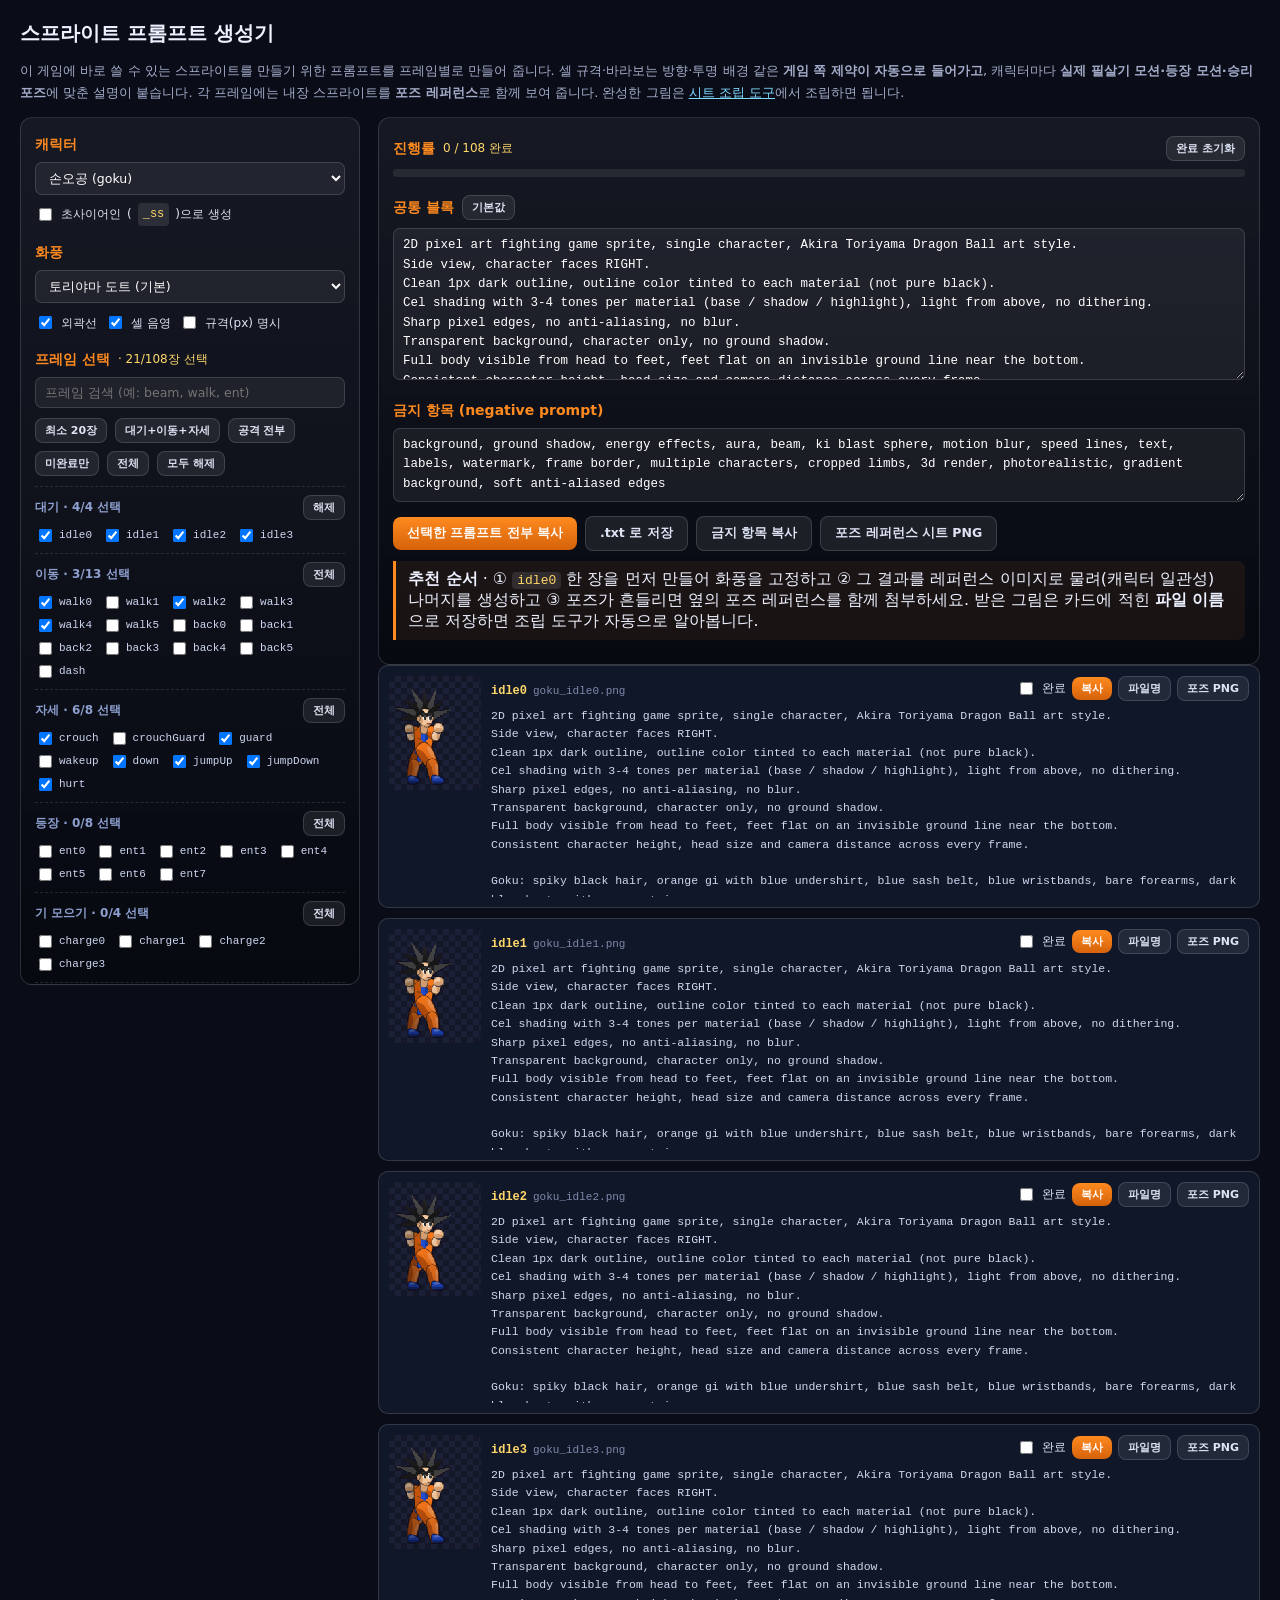
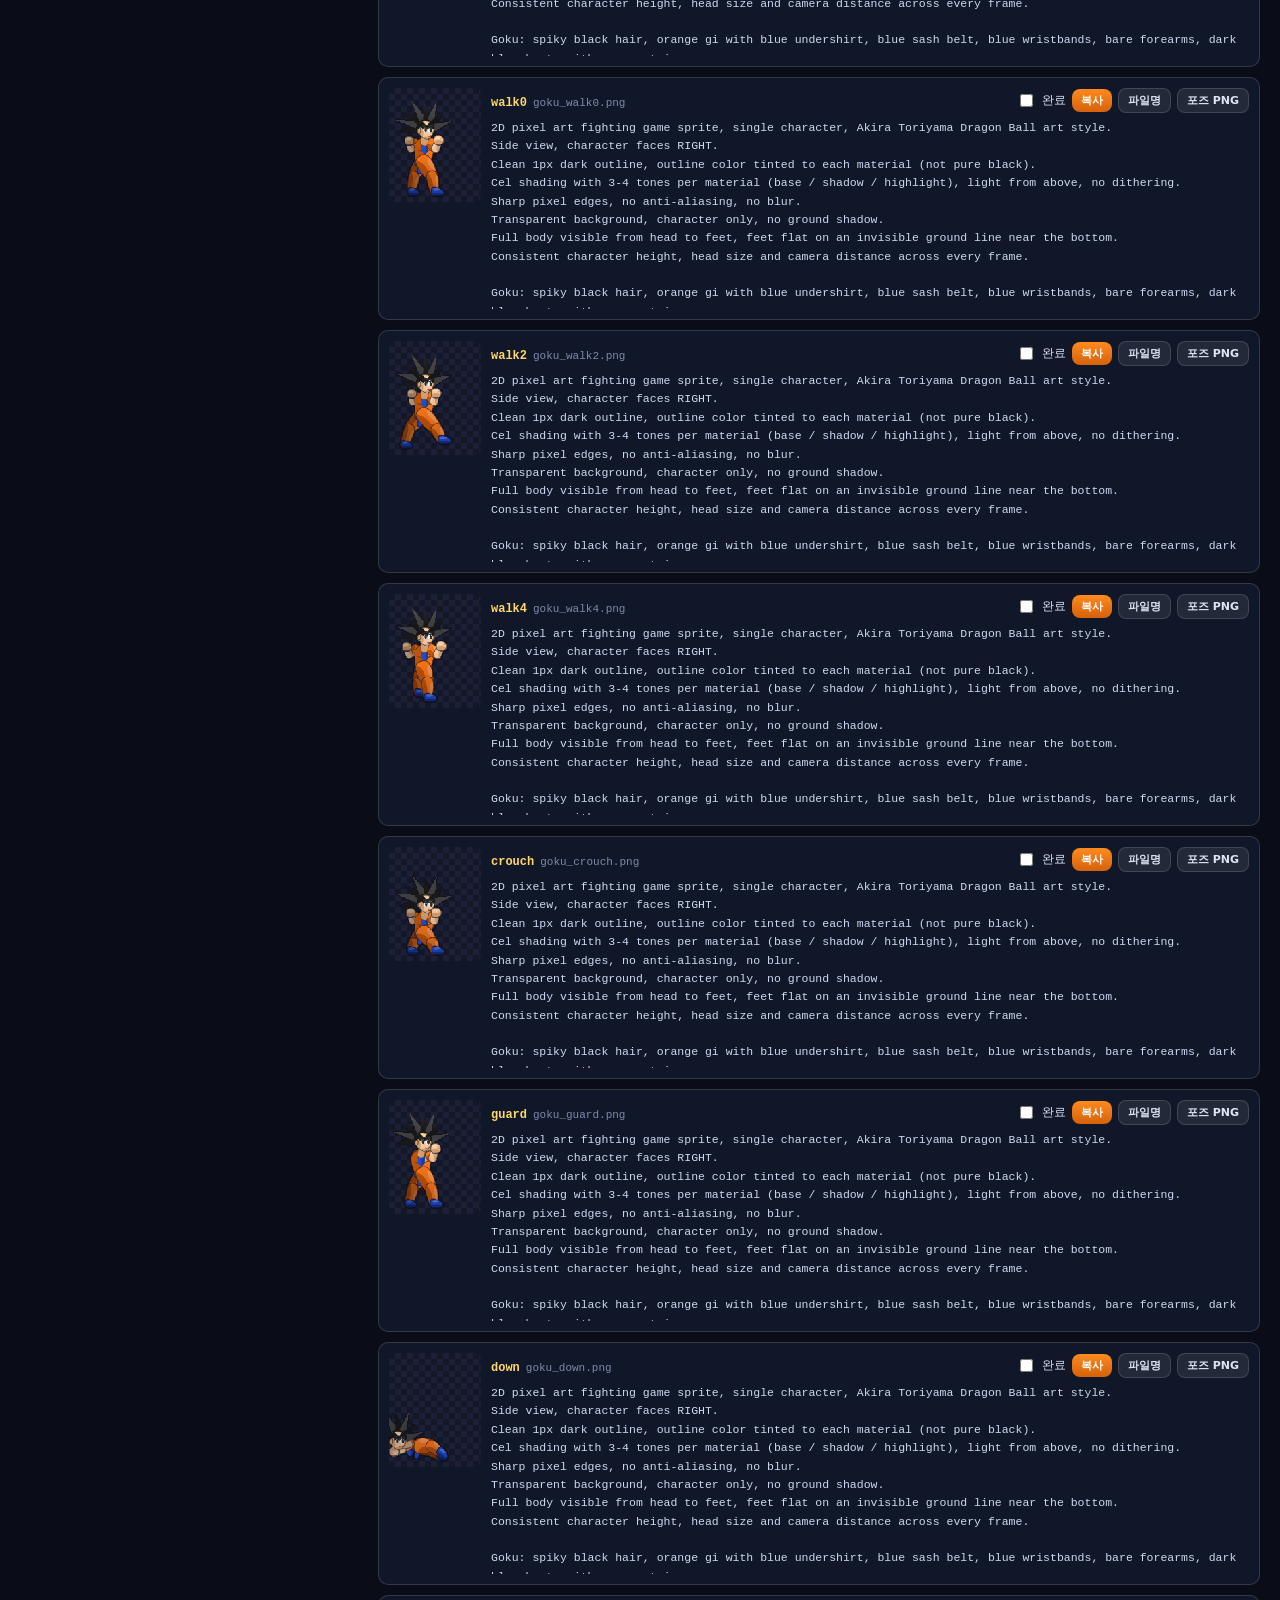
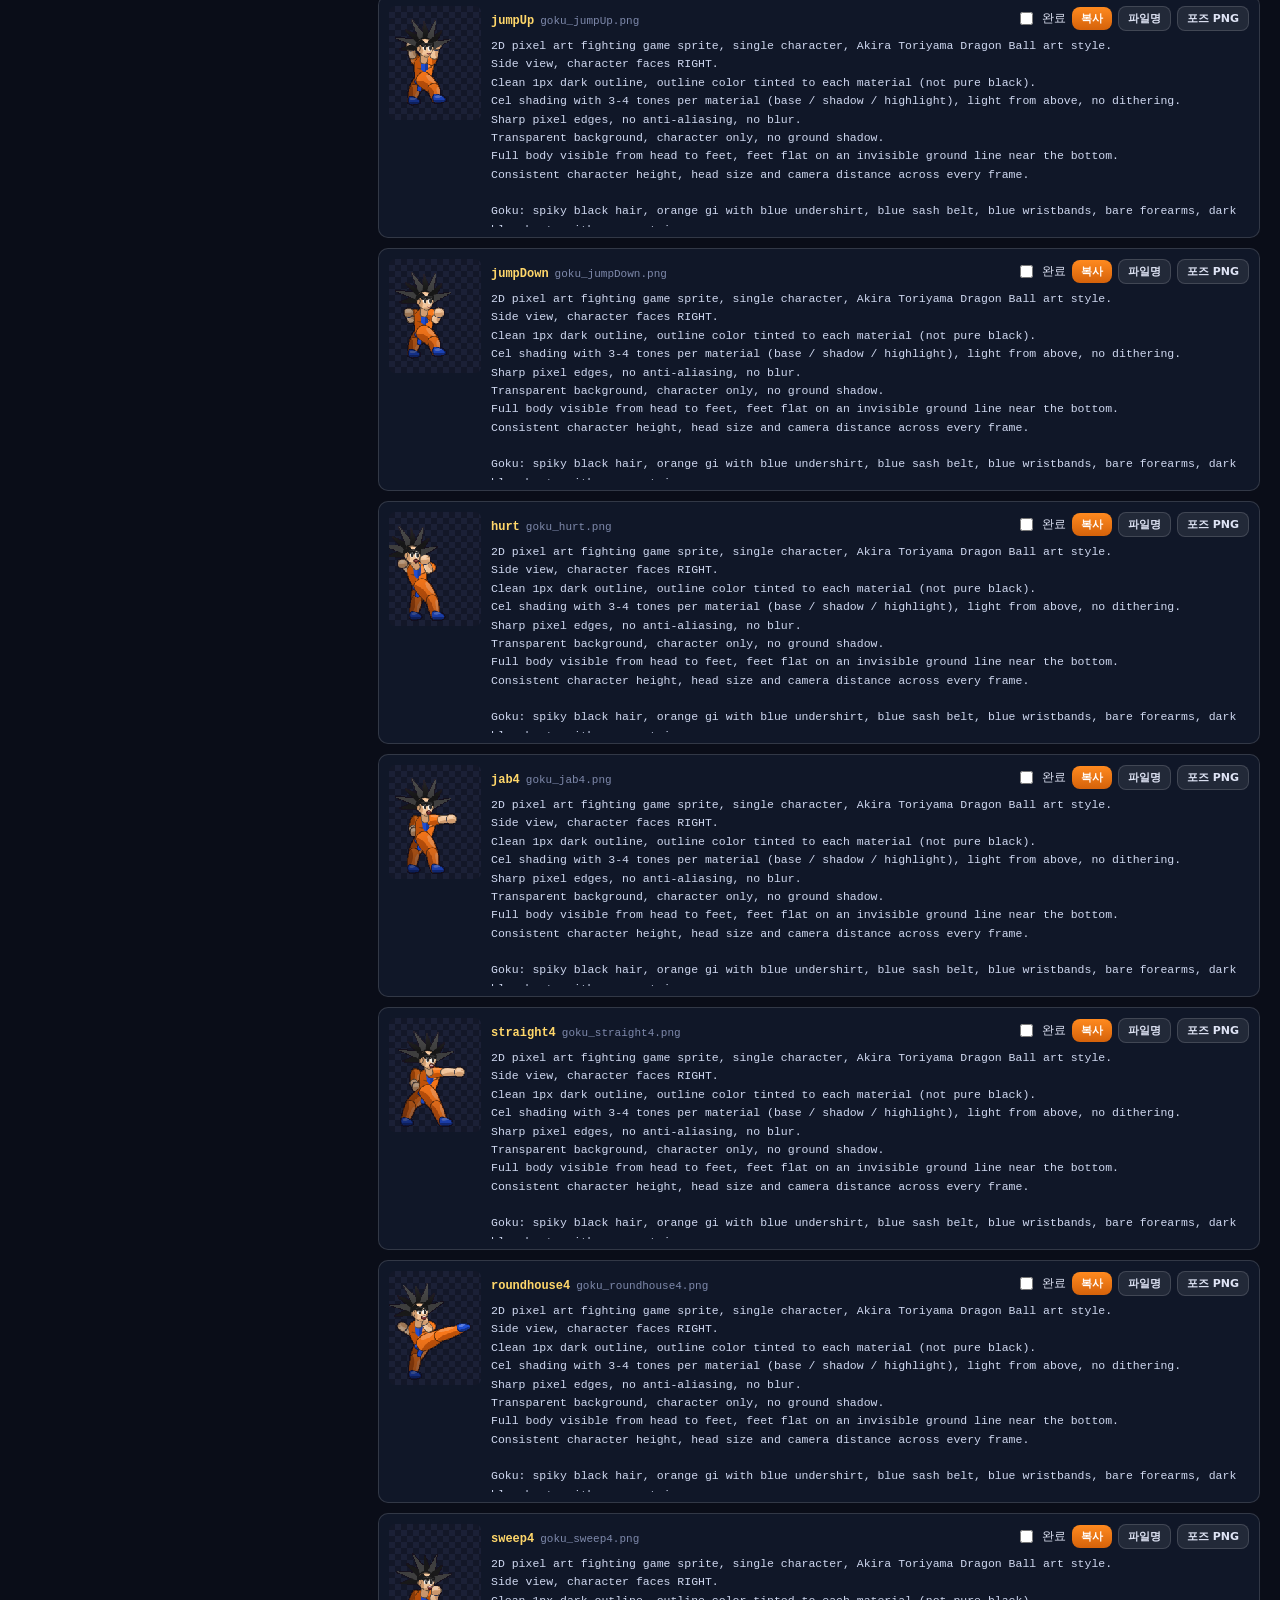
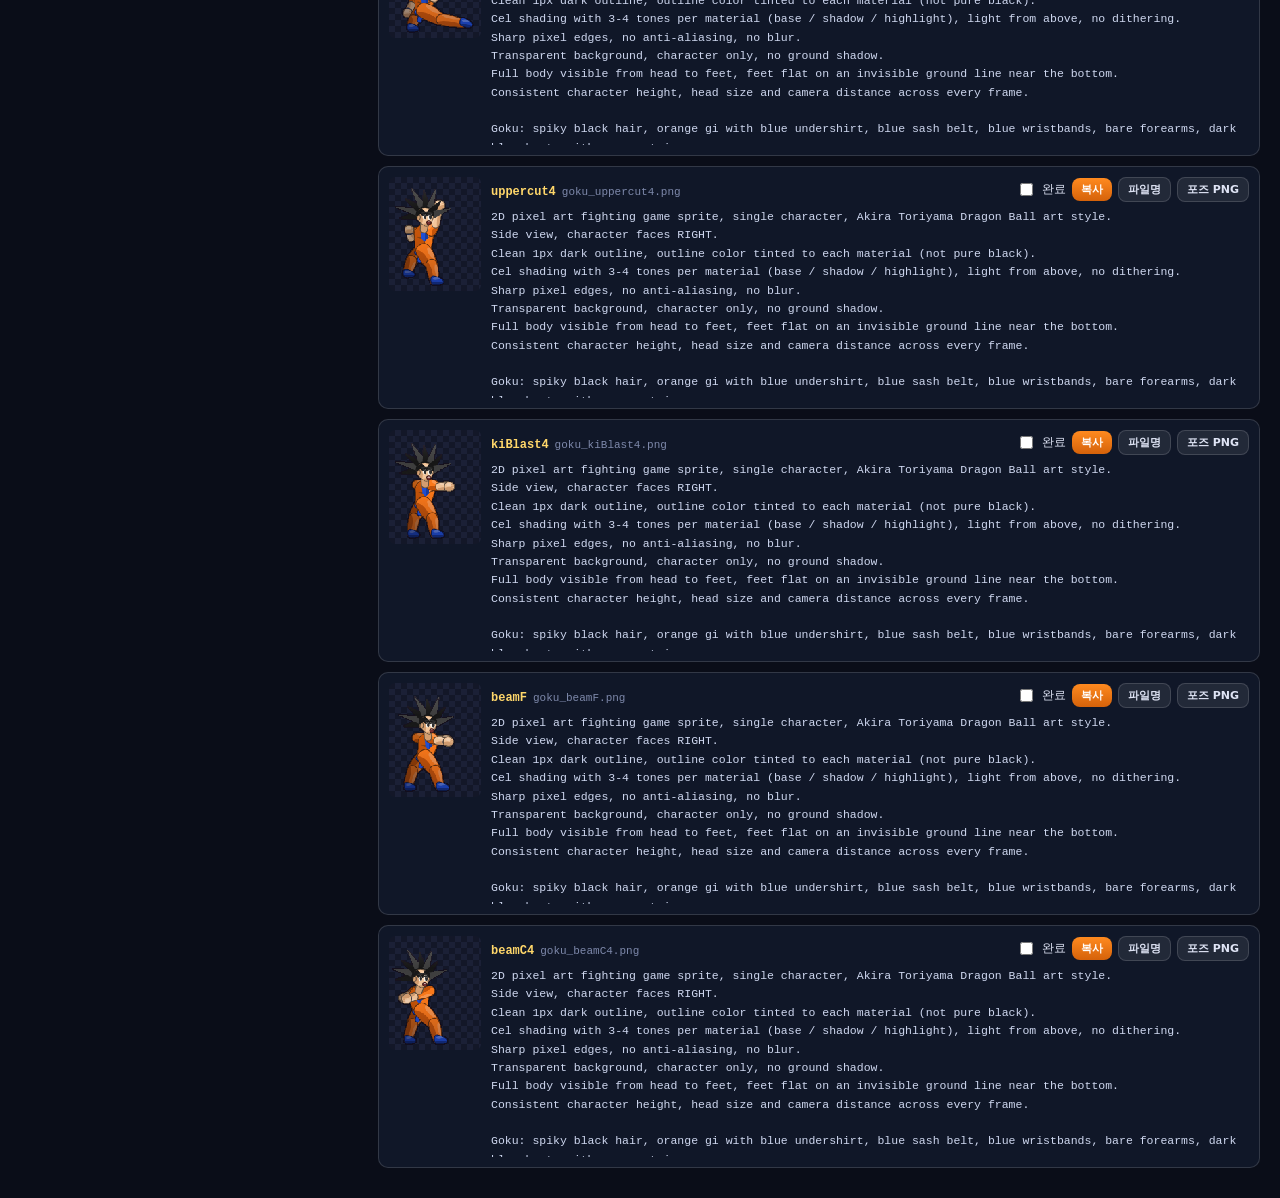
<file: tools/prompt-maker.html>
<!DOCTYPE html>
<html lang="ko">
<head>
<meta charset="utf-8">
<title>스프라이트 프롬프트 생성기 - DRAGON FIGHTER Z</title>
<style>
  :root { --line: rgba(255,255,255,.14); --muted: #a4acc9; --orange: #ff8a1f; --ok: #8affc0; }
  * { box-sizing: border-box; }
  body { margin: 0; padding: 20px; background: #0a0d18; color: #eef1ff;
         font-family: "Pretendard", "Noto Sans KR", system-ui, sans-serif; }
  h1 { font-size: 20px; margin: 0 0 6px; }
  h2 { font-size: 14px; margin: 18px 0 8px; color: var(--orange); display: flex; align-items: center; gap: 8px; }
  h2:first-child { margin-top: 4px; }
  p, li, label { color: var(--muted); font-size: 13px; line-height: 1.7; }
  a { color: #7fd8ff; }
  code { background: rgba(255,255,255,.1); padding: 1px 5px; border-radius: 4px; color: #ffd76a; }
  .wrap { display: grid; grid-template-columns: 340px 1fr; gap: 18px; align-items: start; }
  .panel { border: 1px solid var(--line); border-radius: 12px; padding: 14px;
           background: linear-gradient(180deg, rgba(255,255,255,.05), rgba(0,0,0,.28)); }
  .side { position: sticky; top: 16px; max-height: calc(100vh - 32px); overflow: auto; }
  select, input[type=text], input[type=search], textarea {
    width: 100%; font: inherit; font-size: 12.5px; padding: 7px 9px; border-radius: 7px;
    border: 1px solid var(--line); background: rgba(255,255,255,.06); color: #fff;
  }
  textarea { font-family: ui-monospace, Menlo, monospace; line-height: 1.55; resize: vertical; }
  button { font: inherit; font-weight: 700; font-size: 12.5px; border: 0; border-radius: 8px;
           padding: 8px 14px; background: linear-gradient(180deg,#ff8a1f,#d5620a); color: #fff; cursor: pointer; }
  button.ghost { background: rgba(255,255,255,.08); color: #dfe4f5; border: 1px solid var(--line); }
  button.mini { padding: 4px 9px; font-size: 11px; }
  button:disabled { opacity: .4; cursor: not-allowed; }
  .row { display: flex; flex-wrap: wrap; gap: 8px; align-items: center; margin: 10px 0; }
  .chk { display: flex; align-items: center; gap: 6px; font-size: 12px; color: #dfe4f5; }
  .chk.off { opacity: .45; }
  .group { border-top: 1px dashed rgba(255,255,255,.12); padding-top: 8px; margin-top: 8px; }
  .group h3 { font-size: 12px; margin: 0 0 6px; color: #8ea0d0; display: flex; justify-content: space-between;
              align-items: center; gap: 6px; }
  .keys { display: flex; flex-wrap: wrap; gap: 4px 10px; }
  .keys label { font: 11px/1.5 monospace; color: #cdd6f0; display: flex; align-items: center; gap: 4px; }
  .keys label.done { color: var(--ok); }
  .card { border: 1px solid var(--line); border-radius: 10px; padding: 10px; margin-bottom: 10px;
          background: #101728; display: grid; grid-template-columns: 92px 1fr; gap: 10px; }
  .card.done { border-color: rgba(138,255,192,.4); background: #0e1c1c; }
  .card canvas { width: 92px; height: auto; image-rendering: pixelated;
                 background: repeating-conic-gradient(#1b2036 0 25%, #131728 0 50%) 0 0/12px 12px; border-radius: 6px; }
  .card .body { min-width: 0; }
  .card .head { display: flex; justify-content: space-between; align-items: center; gap: 8px; margin-bottom: 6px;
                flex-wrap: wrap; }
  .card .key { font: 700 12px/1 monospace; color: #ffd76a; }
  .card .file { font: 11px/1 monospace; color: #7e89ab; margin-left: 6px; }
  .card pre { margin: 0; white-space: pre-wrap; word-break: break-word;
              font: 11.5px/1.6 ui-monospace, Menlo, monospace; color: #cfd8f0;
              max-height: 190px; overflow: auto; }
  .note { border-left: 3px solid var(--orange); padding: 8px 12px; background: rgba(255,138,31,.07);
          border-radius: 0 8px 8px 0; margin: 10px 0; }
  .bar { height: 8px; border-radius: 99px; background: rgba(255,255,255,.08); overflow: hidden; margin: 6px 0 2px; }
  .bar i { display: block; height: 100%; background: linear-gradient(90deg,#8affc0,#5ad2ff); width: 0; }
  #count, #progText { color: #ffd76a; font-size: 12px; font-weight: 400; }
  #empty { color: var(--muted); font-size: 13px; padding: 20px; text-align: center;
           border: 1px dashed var(--line); border-radius: 10px; }
  @media (max-width: 900px) { .wrap { grid-template-columns: 1fr; } .side { position: static; max-height: none; } }
</style>
</head>
<body>
<h1>스프라이트 프롬프트 생성기</h1>
<p>
  이 게임에 바로 쓸 수 있는 스프라이트를 만들기 위한 프롬프트를 프레임별로 만들어 줍니다.
  셀 규격·바라보는 방향·투명 배경 같은 <b>게임 쪽 제약이 자동으로 들어가고</b>,
  캐릭터마다 <b>실제 필살기 모션·등장 모션·승리 포즈</b>에 맞춘 설명이 붙습니다.
  각 프레임에는 내장 스프라이트를 <b>포즈 레퍼런스</b>로 함께 보여 줍니다.
  완성한 그림은 <a href="pack-sprites.html">시트 조립 도구</a>에서 조립하면 됩니다.
</p>

<div class="wrap">
  <!-- ================= 설정 ================= -->
  <div class="panel side">
    <h2>캐릭터</h2>
    <select id="charSel"></select>
    <label class="chk" style="margin-top:8px" id="ssWrap">
      <input type="checkbox" id="ssaiyan"> <span id="ssLabel">변신 형태</span>(<code>_ss</code>)으로 생성
    </label>

    <h2>화풍</h2>
    <select id="styleSel">
      <option value="toriyama">토리야마 도트 (기본)</option>
      <option value="arcade">90년대 아케이드 격투게임</option>
      <option value="hd">현대 HD 도트 (고해상도)</option>
      <option value="chibi">SD 치비</option>
    </select>
    <div class="row">
      <label class="chk"><input type="checkbox" id="optOutline" checked> 외곽선</label>
      <label class="chk"><input type="checkbox" id="optCel" checked> 셀 음영</label>
      <label class="chk"><input type="checkbox" id="optSpec"> 규격(px) 명시</label>
    </div>

    <h2>프레임 선택 <span id="count"></span></h2>
    <input type="search" id="search" placeholder="프레임 검색 (예: beam, walk, ent)">
    <div class="row">
      <button class="ghost mini" data-preset="min">최소 20장</button>
      <button class="ghost mini" data-preset="core">대기+이동+자세</button>
      <button class="ghost mini" data-preset="atk">공격 전부</button>
      <button class="ghost mini" data-preset="todo">미완료만</button>
      <button class="ghost mini" data-preset="all">전체</button>
      <button class="ghost mini" data-preset="none">모두 해제</button>
    </div>
    <div id="groups"></div>
  </div>

  <!-- ================= 결과 ================= -->
  <div>
    <div class="panel">
      <h2>진행률 <span id="progText"></span>
        <button class="ghost mini" id="btnResetDone" style="margin-left:auto">완료 초기화</button>
      </h2>
      <div class="bar"><i id="progBar"></i></div>

      <h2>공통 블록 <button class="ghost mini" id="btnReset">기본값</button></h2>
      <textarea id="styleBlock" rows="7"></textarea>
      <h2>금지 항목 (negative prompt)</h2>
      <textarea id="negBlock" rows="3"></textarea>
      <div class="row">
        <button id="btnCopyAll">선택한 프롬프트 전부 복사</button>
        <button class="ghost" id="btnTxt">.txt 로 저장</button>
        <button class="ghost" id="btnNeg">금지 항목 복사</button>
        <button class="ghost" id="btnRefSheet">포즈 레퍼런스 시트 PNG</button>
      </div>
      <div class="note">
        <b>추천 순서</b> · ① <code>idle0</code> 한 장을 먼저 만들어 화풍을 고정하고
        ② 그 결과를 레퍼런스 이미지로 물려(캐릭터 일관성) 나머지를 생성하고
        ③ 포즈가 흔들리면 옆의 포즈 레퍼런스를 함께 첨부하세요.
        받은 그림은 카드에 적힌 <b>파일 이름</b>으로 저장하면 조립 도구가 자동으로 알아봅니다.
      </div>
    </div>
    <div id="list"></div>
    <div id="empty" hidden>선택한 프레임이 없습니다. 왼쪽에서 프레임을 고르세요.</div>
  </div>
</div>

<script src="../js/util.js"></script>
<script src="../js/characters.js"></script>
<script src="../js/moves.js"></script>
<script src="../js/fighter.js"></script>
<script src="../js/render.js"></script>
<script src="../js/sprites.js"></script>
<script>
'use strict';

/* ---------------- 캐릭터 외형 설명 ---------------- */
const LOOK = {
  goku: 'Goku: spiky black hair, orange gi with blue undershirt, blue sash belt, blue wristbands, bare forearms, dark blue boots with orange trim',
  vegeta: 'Vegeta: flame-shaped black hair with a widow’s peak, navy blue battle suit, white saiyan armor chest plate with gold shoulder pads, white gloves, white boots',
  piccolo: 'Piccolo: green skin, pointed ears, head antennae, purple gi with a dark blue sash, white turban and white shoulder cape, brown boots',
  frieza: 'Frieza final form: slender white bio-armor body, smooth white head with a purple crown plate, purple gems on the shoulders, chest and shins, red eyes, long white tail',
  cell: 'Perfect Cell: tall green insectoid humanoid, black chest and shoulder plating over a cream chest panel, black spots on the green limbs, cream coloured hands, gold boots, dark green wing shells on the back, black head crest with two antennae, pink eyes',
  gohan: 'Ultimate Gohan: spiky black hair swept back, navy blue Supreme Kai gi, light blue long-sleeved undershirt, red sash, pale grey boots',
  trunks: 'Future Trunks: lavender bob-cut hair, purple jacket with a black collar, black baggy trousers, gold belt and gold boots, a sky-blue strap across the chest holding a sword scabbard on the back',
  broly: 'Legendary Super Saiyan Broly: enormous heavily muscled bare-chested build, greenish blond upswept hair, a red cloth sash hanging from the waist, white baggy trousers, gold boots, gold wristbands and a gold belt, a blue-gemmed golden collar around the neck',
  cooler: 'Cooler final form: purple skinned body with white bone-like armor plates, a white face mask covering the mouth and cheeks, two long white horns sweeping up and out from the head, blue gems on the chest and shoulders, white spikes on the elbows, a long purple tail, red eyes',
  gohan2: 'Super Saiyan 2 Teen Gohan: golden hair standing straight up in sharp spikes with one long strand hanging down over the forehead, teal green eyes, purple gi with a white sash and white wrist wraps, purple trousers, tan brown boots',
  goku2: 'Super Saiyan 2 Goku: golden upswept spiky hair, teal green eyes, orange gi with a blue undershirt and blue sash, bare forearms with blue wristbands, dark blue boots',
  vegeta2: 'Super Saiyan 2 Vegeta: golden flame-shaped hair with a widow’s peak, teal green eyes, plain navy blue battle suit with no armor, white gloves, white boots with gold toe caps',
  vegito: 'Vegito (Potara fusion of Goku and Vegeta): black hair with Vegeta’s widow’s peak and Goku’s spikes plus two strands hanging beside the forehead, a single green-gold Potara earring on the ear, blue gi with an orange undershirt and orange sash, white gloves, white boots with gold toe caps',
  gogeta: 'Super Saiyan Gogeta (Metamoran fusion): golden upswept hair with one thick strand over the middle of the forehead, teal green eyes, heavily muscled build, black open vest with large orange-red shoulder pads over a bare chest, blue sash at the waist, loose off-white trousers, black wristbands, dark boots',
  buu: 'Kid Buu: lean muscular pink Majin, completely bald with a single long tendril growing from the crown and sweeping back, NO eyebrows and no nose (just two nostril holes), narrow red eyes, a wide grinning mouth, bare pink torso and shoulders, black forearm gauntlets with gold cuffs, loose white trousers held by a black belt with a round gold buckle bearing the letter M, green boots',
  gotenks: 'Gotenks (Metamoran fusion of Goten and Trunks): a young child with a large head and short limbs, black spiky hair with a large lavender section sweeping out behind, a dark teal open vest with gold shoulder pads over a yellow shirt, a blue sash at the waist, loose white trousers, black wristbands, black shoes',
  android17: 'Android 17: straight jet-black chin-length bob hair parted in the middle, blue eyes, an orange bandana knotted around the neck, a black T-shirt with a red Red Ribbon Army badge on the chest worn over a white long-sleeved shirt, a brown belt, blue jeans torn at the knee, green ribbed leg warmers, black shoes',
  android18: 'Android 18: blonde chin-length bob hair with a long fringe swept across the forehead, blue eyes, an open blue denim vest over a black top, a white long-sleeved shirt with blue horizontal stripes on the sleeves, a brown belt, a blue denim skirt, black leggings, black shoes',
  janemba: 'Super Janemba: a tall lean red-and-purple demon, light purple skin, a smooth purple head with three long tapering horn-like fins sweeping back from the crown and a pair of pointed fins at the cheeks, glowing yellow eyes with black sclera, a purple sleeveless tunic with a blue-violet chest plate and blue-violet trim, burnt orange puffed shoulders and forearms, white bandage wraps around the shins, a long red tail sweeping behind, holding a glowing red energy sword in one hand (in the sprite sheet draw only the gripping hand, NOT the blade itself)'
};
const SS_LOOK = {
  goku: 'Super Saiyan Goku: golden spiky upswept hair, green eyes, orange gi with blue undershirt, blue wristbands, dark blue boots',
  vegeta: 'Super Saiyan Vegeta: golden flame-shaped hair, green eyes, navy blue battle suit with white armor and gold shoulder pads, white gloves and boots',
  trunks: 'Super Saiyan Trunks: golden spiky hair, green eyes, purple jacket, gold belt and boots, sword on the back',
  // 초2 오공의 변신은 초사이어인 3 : 머리 모양이 완전히 달라지고 눈썹이 없다
  goku2: 'Super Saiyan 3 Goku: enormous golden hair falling all the way down the back past the waist, NO eyebrows with a pronounced heavy brow ridge, teal green eyes, orange gi with a blue undershirt, bare forearms with blue wristbands, dark blue boots',
  vegeta2: 'Majin Vegeta: Super Saiyan golden flame-shaped hair, hard red-tinged eyes, a dark letter M branded on the forehead, plain navy blue battle suit, white gloves, white boots with gold toe caps',
  vegito: 'Super Saiyan Vegito: golden hair with Vegeta’s widow’s peak and Goku’s spikes, teal green eyes, a Potara earring on the ear, blue gi with an orange undershirt, white gloves, white boots with gold toe caps',
  // 오천크스의 변신도 초사이어인 3 : 작은 몸에 발끝까지 닿는 거대한 갈기
  gotenks: 'Super Saiyan 3 Gotenks: a young child with an enormous golden mane falling all the way down the back to his ankles, NO eyebrows with a heavy brow ridge, teal green eyes, dark teal open vest with gold shoulder pads over a yellow shirt, blue sash, loose white trousers, black wristbands, black shoes'
};
function lookOf(id, ss) {
  if (ss && SS_LOOK[id]) return SS_LOOK[id];
  return LOOK[id] || `${(CHAR_BY_ID[id] || {}).name || id}: Dragon Ball martial artist`;
}
/** 초사이어인 변형이 있는 캐릭터인가 (피콜로의 잠재능력 해방은 머리색이 안 바뀌므로 제외) */
function hasSaiyanForm(id) {
  const c = CHAR_BY_ID[id];
  return !!(c && c.form && c.form.saiyan && SS_LOOK[id]);
}

/* ---------------- 화풍 프리셋 ---------------- */
const STYLES = {
  toriyama: '2D pixel art fighting game sprite, single character, Akira Toriyama Dragon Ball art style',
  arcade: '2D pixel art fighting game sprite, single character, 1990s arcade fighter sprite style (Street Fighter / King of Fighters era), Dragon Ball character',
  hd: '2D high resolution pixel art fighting game sprite, single character, modern HD sprite work with rich shading, Dragon Ball character',
  chibi: '2D pixel art fighting game sprite, single character, super deformed (SD chibi) proportions with a large head, Dragon Ball character'
};

/* ---------------- 프레임별 포즈 문구 ---------------- */
const STAGE = [
  'wind-up, weight loaded, limb pulled back',
  'starting to extend, weight shifting forward',
  'halfway through the motion',
  'almost fully extended',
  'full extension at the moment of impact'
];
const MOVE_EN = {
  jab: 'quick lead-hand jab at head height',
  straight: 'heavy straight punch driven by hip and shoulder rotation, rear heel lifting',
  roundhouse: 'high roundhouse kick, upper body leaning back as the leg swings horizontally',
  lowKick: 'low crouching front kick',
  sweep: 'low sweeping leg attack close to the ground, body dropped low',
  uppercut: 'rising uppercut, fist punched straight up above the head while the body lifts off the ground',
  grab: 'both arms thrust forward to grab the opponent, fingers spread',
  airPunch: 'mid-air punch, legs tucked up',
  airKick: 'mid-air kick, front leg extended down and forward',
  airSlam: 'mid-air downward slam: both fists joined and swung down from overhead onto an opponent below, legs kicked up behind',
  kiBlast: 'one arm thrust forward, palm facing the enemy to fire a small energy shot (do NOT draw the energy)'
};

/* 유파(캐릭터의 style 값)마다 통상기 묘사가 완전히 달라지는 경우의 덮어쓰기 */
const STYLE_MOVE_EN = {
  /* 베지트 : 필살기/초필살기를 제외한 모든 통상기가 발차기 */
  fusion: {
    jab: 'quick front snap kick to the midsection, lead knee flicking out, hands kept low and loose',
    straight: 'heavy side kick driven straight forward from the hip, supporting leg turned out, arms swept back',
    roundhouse: 'spinning heel kick at head height, body fully turned around, one leg whipping horizontally',
    lowKick: 'low crouching shin kick to the opponent\u2019s leg, body dropped and coiled',
    sweep: 'low spinning sweep, one hand planted on the ground, the extended leg scything along the floor',
    uppercut: 'rising crescent kick, one leg swung straight up past the head while the body lifts off the ground',
    grab: 'one leg hooked out and up to catch the opponent, both hands reaching down to seize the caught leg',
    airPunch: 'mid-air flying knee, one knee driven forward and up, the other leg trailing behind',
    airKick: 'mid-air kick, front leg extended down and forward',
    airSlam: 'mid-air axe kick: one leg raised straight overhead and driven heel-first down onto an opponent below'
  },
  /* 쟈넨바 : 모든 통상기를 에너지 검으로 벤다. 칼날은 게임이 따로 그리므로 시트에는 쥔 손만 그린다 */
  demonBlade: {
    jab: 'a quick short sword thrust at head height, sword hand punched out in front, free hand guiding the wrist',
    straight: 'a heavy downward diagonal sword cut from the shoulder, both hands on the hilt, hips driving through',
    roundhouse: 'a wide horizontal sword slash at head height, sword arm fully extended, body spun most of the way around',
    lowKick: 'a short low sword cut at knee height, body crouched, sword hand sweeping just above the ground',
    sweep: 'a sweeping low sword slash close to the ground, one knee dropped, sword arm scything along the floor',
    uppercut: 'a rising vertical sword cut from low to high, sword arm swung up past the head while the body lifts off the ground',
    grab: 'the free hand thrust forward to seize the opponent while the sword hand is cocked back beside the head',
    airPunch: 'a mid-air downward sword thrust, sword hand driven down and forward, legs tucked up',
    airKick: 'a mid-air horizontal sword slash, one leg extended for balance',
    airSlam: 'a mid-air overhead sword smash: both hands raised high on the hilt and driven straight down onto an opponent below'
  }
};
function moveTextOf(mv) {
  const st = (CHAR_BY_ID[charId] || {}).style;
  const o = STYLE_MOVE_EN[st];
  return (o && o[mv]) || MOVE_EN[mv];
}

/* 필살기 모션(js/moves.js 의 SPECIAL_MOTION)별 자세 설명 */
const MOTION_EN = {
  cupped: {
    hold: 'turned sideways with both hands cupped together and drawn back beside the hip (Kamehameha stance)',
    fire: 'both arms thrust forward, palms cupped together facing the enemy, legs braced wide front and back'
  },
  onehand: {
    hold: 'turned sideways with one open palm drawn back beside the waist, the other arm tucked in as a guard',
    fire: 'that arm thrust straight forward, open palm facing the enemy, body driving through the shoulder'
  },
  fingers: {
    hold: 'standing tall with two fingers pressed against the forehead, the other hand supporting that elbow',
    fire: 'the two fingers snapped forward at the enemy, that arm locked out straight, body upright'
  },
  overhead: {
    hold: 'both wrists crossed above the head, elbows out wide, chin lifted',
    fire: 'both palms driven down and forward from above the head, elbows still high'
  },
  flash: {
    hold: 'both arms spread wide out to the sides at shoulder height, palms open, chest thrown out, feet planted wide',
    fire: 'both arms swung together in front of the body, wrists touching and palms forward, deep braced stance'
  },
  wave: {
    hold: 'both hands raised high with fingers spread, torso leaning back, knees bent',
    fire: 'both palms shoved forward at chest height in a wide two-handed push, whole body driving forward'
  },
  point: {
    hold: 'standing upright and relaxed, one arm raised with the index finger pointed at the enemy, the other hand held behind the back',
    fire: 'the pointing finger thrust forward, that arm locked out straight, posture still elegant and upright'
  },
  orb: {
    hold: 'one hand raised high above the head, palm turned up and fingers spread, head tilted up towards it',
    fire: 'the raised arm swung down and forward in a throwing motion, body twisting through the hips'
  },
  palm: {
    hold: 'one open palm shoved out in front of the chest with the fingers spread, the other fist clenched at the side, feet planted very wide',
    fire: 'that palm punched forward to full extension, shoulder driving through, huge frame leaning into it'
  },
  dome: {
    hold: 'one hand raised high and out to the side with the palm turned down, the other arm braced across the chest, knees bent',
    fire: 'that raised arm driven forward and down as if pushing a huge dome away, shoulder rolling through, deep braced stance'
  },
  twinOrb: {
    hold: 'both hands raised together high above the head, palms up and fingers spread, back arched and chest out',
    fire: 'both arms swung down and forward together in a two-handed overhead throw'
  },
  ghost: {
    hold: 'both hands cupped in front of the mouth with the cheeks puffed out, leaning forward slightly',
    fire: 'both arms flung wide open beside the head as something is spat out of the mouth, chin lifted'
  },
  blade: {
    hold: 'both hands gripping an invisible sword hilt low and back beside the hip in a drawing stance, shoulders coiled (draw the hands only, NOT the blade)',
    fire: 'both arms swept through a wide horizontal slash across the front of the body, hands still gripping the hilt, arms fully extended, hips turned all the way through (draw the hands only, NOT the blade)'
  },
  swordUp: {
    hold: 'floating in the air with both hands gripping an invisible sword hilt raised straight overhead, legs tucked up, head tilted back looking upward (draw the hands only, NOT the blade)',
    fire: 'both arms swung down and forward past the waist in a single overhead cleave, hands still gripping the hilt, body driving through (draw the hands only, NOT the blade)'
  },
  weave: {
    hold: 'both hands weaving a tight circle in front of the chest, wrists crossed, elbows tucked in',
    fire: 'both arms thrust forward together, open palms side by side facing the enemy'
  }
};
const CHARGE_STAGE = [
  'just starting to take the stance, still nearly upright',
  'settling into the stance, knees beginning to bend',
  'stance almost set, body coiling and shoulders dropping',
  'stance set, whole body tensed and braced',
  'fully wound up, deepest stance, every muscle strained'
];

/* 등장 모션(캐릭터의 entrance 값)별 4박자 */
const ENTRANCE_EN = {
  descend: ['high in the air, arms and legs spread, drifting down feet-first',
            'still descending, knees drawing up, arms coming in',
            'feet touching down, knees absorbing the landing, one hand near the ground',
            'straightening up out of the landing into the fighting stance'],
  crossArms: ['standing tall with arms folded across the chest, chin raised, eyes closed',
              'arms still folded, head turning towards the enemy',
              'arms unfolding, one hand dropping to the side',
              'settling into the fighting stance, fists coming up'],
  meditate: ['sitting cross-legged in mid-air, arms folded, eyes closed, perfectly still',
             'eyes opening, head lifting',
             'legs unfolding downward, cape settling as the feet reach the ground',
             'rising to a standing fighting stance, arms lowering'],
  hover: ['hovering upright well above the ground, arms folded, tail curling lazily behind',
          'drifting down slowly, tail sweeping to one side',
          'toes touching the ground, tail straightening out behind',
          'standing relaxed, one hand at the hip, easing into the fighting stance'],
  shrug: ['standing with both arms spread wide in an exaggerated shrug, palms up, head tilted',
          'arms lowering, head straightening, wing shells flaring slightly',
          'one hand raised to point at the enemy',
          'dropping into the fighting stance, arms coming up'],
  calm: ['standing quietly with arms at the sides, shoulders relaxed',
         'one fist clenching at the side, weight shifting forward',
         'both fists rising to chest height',
         'settled into a light, balanced fighting stance'],
  sword: ['standing with one hand reaching over the shoulder for the sword hilt',
          'drawing the sword up and out of the scabbard on the back',
          'holding the drawn sword out to the side, blade level, looking down it',
          'sliding the sword back into the scabbard and raising both fists'],
  roar: ['crouched low with both fists clenched at the sides, head down, shoulders bunched',
         'rising and throwing the head back, chest expanding, arms flexed out',
         'at the peak of a roar, arms spread wide and every muscle flexed, head back',
         'lowering the arms into a huge wide-footed fighting stance'],
  furyRise: ['crouched with the head bowed low and both fists clenched and shaking at the sides',
             'straightening up as the power breaks loose, arms flung down and out, chest opening',
             'at the peak of the outburst, arms thrown wide and head tilted back',
             'lowering the arms into a tight, controlled fighting stance'],
  kiLand: ['dropping straight down feet-first, body held rigid, both arms swept back behind',
           'landing hard on one knee with one hand planted on the ground, head down',
           'rising and bringing both fists together in front of the chest',
           'settling into a loose, ready fighting stance'],
  flare: ['descending slowly with the arms folded across the chest, chin raised',
          'landing and flinging both arms down and out to the sides',
          'crouched slightly as the aura bursts, arms low and wide, teeth bared',
          'straightening into a tight fighting stance, fists raised'],
  glove: ['standing at ease with the arms folded, head turned slightly away, smirking',
          'one hand pulling the opposite glove tight at the wrist, looking down at it',
          'one arm out with the fingers beckoning the opponent forward',
          'dropping into a relaxed but balanced fighting stance'],
  fusionPose: ['one arm extended straight out to the side at shoulder height, hips angled, fingers pointed',
               'bending low and bringing both hands together in front, index fingers about to touch',
               'both arms thrown wide open as the fusion light bursts, chest out, head back',
               'settling into a wide, powerful fighting stance'],
  cackle: ['standing loose with the arms hanging limp, head snapped sharply to one side',
           'head snapped sharply to the other side, arms still limp',
           'body arched far back with both arms flung wide, head thrown back in a shriek of laughter',
           'lowering the arms into a loose, twitching fighting stance'],
  boast: ['descending slowly with the arms folded across the chest, chin raised, grinning',
          'landing with both hands planted on the hips and the chest thrown out proudly',
          'one arm raised making a V sign with two fingers, grinning widely',
          'dropping into a light, bouncy fighting stance'],
  stroll: ['walking in casually with both hands in the trouser pockets, shoulders relaxed, head down',
           'stopping and lifting the head to look at the opponent, hands still in the pockets',
           'one hand out of a pocket, fingers beckoning the opponent forward',
           'settling into a loose, unbothered fighting stance'],
  flick: ['standing still with the arms folded across the chest, head turned slightly away',
          'one hand raised to the temple, sweeping the hair back behind the ear',
          'lowering that hand and looking away with a bored expression',
          'settling into a light, ready fighting stance'],
  rift: ['stepping out of a jagged tear in space, only half the body through yet, one arm reaching out first',
         'fully through the rift, standing crooked with the head lolling to one side, tail flicking',
         'one hand closing on a sword hilt as it forms, arm swinging out to the side (do NOT draw the blade)',
         'settling into a loose sword stance, gripping hand held low and ready, grinning (do NOT draw the blade)'],
  dive: ['diving down head-first from high up, arms swept back, body straight like an arrow',
         'pulling out of the dive, body rotating upright, tail whipping around',
         'landing on one knee with one hand planted on the ground, tail curled',
         'standing up smoothly into an upright, elegant fighting stance']
};

/* 승리 포즈(캐릭터의 victory 값) */
const VICTORY_EN = {
  scratch: 'victory pose: standing relaxed, one hand scratching the back of the head, the other on the hip, grinning',
  foldProud: 'victory pose: arms folded across the chest, chin raised, turned slightly away in disdain',
  foldQuiet: 'victory pose: arms folded, eyes closed, standing perfectly still and calm, cape hanging straight',
  finger: 'victory pose: standing upright and elegant, one index finger raised and pointed upward, other hand behind the back, tail curled',
  spread: 'victory pose: both arms spread wide and low with the palms open, chest out, wing shells flared',
  fistUp: 'victory pose: one fist raised straight up above the head, the other arm at the side, standing tall',
  shoulder: 'victory pose: the sword resting back on one shoulder, the other hand on the hip',
  roarWin: 'victory pose: both arms flexed out wide in a strongman pose, chest thrown out, head back, enormous muscles bunched',
  brush: 'victory pose: standing tall, one hand brushing dust off the opposite shoulder, tail raised behind, mask turned to the side',
  sideGlance: 'victory pose: standing quietly with one fist held closed in front of the chest, the other arm at the side, chin lifted and eyes calm',
  thumbUp: 'victory pose: one arm raised with the thumb stuck up, the other hand at the side, grinning broadly',
  pointDown: 'victory pose: one arm extended forward pointing at the fallen opponent, the other hand at the hip, sneering',
  potaraTouch: 'victory pose: one hand resting on the hip while the other reaches up to touch the Potara earring on the ear, head turned slightly',
  crossOut: 'victory pose: both arms flung open wide and low to the sides after uncrossing them, chest out, standing on a wide base',
  twitch: 'victory pose: standing loosely with the arms hanging down, head cocked far over to one side, giggling',
  vSign: 'victory pose: one arm raised making a V sign with two fingers beside the head, the other hand on the hip, grinning triumphantly',
  bored: 'victory pose: one hand resting on the hip, the other arm hanging at the side, head turned away with a bored, unimpressed expression',
  hairFlip: 'victory pose: one hand sweeping the hair back from the temple, the other arm at the side, eyes turned away with cool indifference',
  bladeRest: 'victory pose: the sword hand held out to one side with the wrist turned so the blade would point down at the ground (do NOT draw the blade), the other hand hanging loose, head cocked to one side with a wide grin, tail curled behind'
};
const BREATH = [
  'settled at rest',
  'breathing in, chest and shoulders rising',
  'top of the breath, shoulders at their highest',
  'breathing out, settling back down'
];

const POSE_EN = {
  idle: [
    'fighting stance at rest, feet wider than shoulders, knees slightly bent, both fists up at chest height, elbows out',
    'fighting stance, breathing in, chest and shoulders raised slightly',
    'fighting stance, top of the breathing cycle, shoulders at their highest',
    'fighting stance, breathing out, returning down'
  ],
  walk: [
    'walking forward, front foot starting to step out, rear heel lifting, guard held up',
    'walking forward, front foot about to land, body at its lowest',
    'walking forward, front foot planted, weight moving onto it',
    'walking forward, rear foot swinging through',
    'walking forward, legs crossing, body at its highest',
    'walking forward, opposite foot stepping out'
  ],
  back: [
    'stepping backwards while facing the enemy, guard held up, short stride',
    'stepping backwards, rear foot planted, body low',
    'stepping backwards, weight shifting back',
    'stepping backwards, front foot dragging back',
    'stepping backwards, legs close together',
    'stepping backwards, opposite foot moving back'
  ],
  charge: [
    'powering up: both fists clenched at the waist, knees bent, whole body tensed',
    'powering up, body tensed harder, shoulders slightly raised',
    'powering up at peak strain, muscles flexed',
    'powering up, easing back down slightly'
  ],
  crouch: 'crouching low, knees folded, torso lowered, fists kept up',
  crouchGuard: 'crouching and blocking, both arms raised in front of the face',
  guard: 'standing block, both forearms raised in front of the face and chest, body leaning slightly back',
  dash: 'dashing forward, torso pitched far forward, both arms trailing behind',
  wakeup: 'getting up off the ground, one knee up, one hand pushing off the floor',
  down: 'knocked out, lying flat on the back on the ground, head towards the rear, legs towards the front, eyes shut',
  jumpUp: 'rising in mid-air, knees tucked up, both arms raised',
  jumpDown: 'falling in mid-air, legs extended downward, arms lowered',
  hurt: 'taking a hit, head snapped back, torso pushed backwards, both arms flung open'
};

/* ---------------- 프레임 목록 & 그룹 ---------------- */
let charId = 'goku';
let allFrames = [];        // { key, spec }
const selected = new Set();
let done = new Set();      // 이미 그림을 받은 프레임 (캐릭터별 저장)

function frameList() {
  SpriteBank.init({});
  const out = [], seen = {};
  for (const spec of SpriteBank.poseSpecs()) {
    const d = SpriteBank.makeDummy(CHAR_BY_ID[charId], spec.over);
    const k = poseFor(d, spec.time).key;
    if (!seen[k]) { seen[k] = 1; out.push({ key: k, spec }); }
  }
  return out;
}

const GROUPS = [
  { title: '대기', test: k => /^idle\d/.test(k) },
  { title: '이동', test: k => /^(walk|back)\d/.test(k) || k === 'dash' },
  { title: '자세', test: k => /^(crouch|crouchGuard|guard|wakeup|down|hurt|jumpUp|jumpDown)$/.test(k) },
  { title: '등장', test: k => /^ent\d/.test(k) },
  { title: '기 모으기', test: k => /^charge\d/.test(k) },
  { title: '승리', test: k => /^win\d/.test(k) },
  { title: '지상 타격기', test: k => /^(jab|straight|roundhouse|lowKick|sweep|uppercut|grab)\d$/.test(k) },
  { title: '공중기', test: k => /^air/.test(k) },
  { title: '기탄', test: k => /^kiBlast/.test(k) },
  { title: '필살기', test: k => /^beam/.test(k) },
  { title: '초필살기', test: k => /^ult/.test(k) }
];
/** 어느 그룹에도 안 걸린 키가 생기면 자동으로 '기타'에 모은다 (프레임이 조용히 사라지지 않도록) */
function groupsFor(keys) {
  const out = GROUPS.map(g => ({ title: g.title, keys: keys.filter(k => g.test(k)) }))
    .filter(g => g.keys.length);
  const covered = new Set(out.flatMap(g => g.keys));
  const rest = keys.filter(k => !covered.has(k));
  if (rest.length) out.push({ title: '기타', keys: rest });
  return out;
}

const PRESETS = {
  min: ['idle0','idle1','idle2','idle3','walk0','walk2','walk4','guard','crouch','jumpUp','jumpDown','hurt','down',
        'jab4','straight4','roundhouse4','uppercut4','sweep4','kiBlast4','beamC4','beamF'],
  core: k => /^(idle|walk|back|dash|crouch|guard|wakeup|down|hurt|jump)/.test(k),
  atk: k => /^(jab|straight|roundhouse|lowKick|sweep|uppercut|grab|air|kiBlast|beam|ult)/.test(k),
  todo: k => !done.has(k),
  all: () => true,
  none: () => false
};

/* ---------------- 포즈 문구 만들기 ---------------- */
/* 기술 이름은 영어로 넣어 준다 (그림 모델이 한글 이름을 알아듣지 못하므로) */
const SKILL_EN = {
  '에네르기파': 'Kamehameha', '초 에네르기파': 'Super Kamehameha',
  '갤릭포': 'Galick Gun', '파이널 플래시': 'Final Flash',
  '마관광살포': 'Special Beam Cannon', '초 폭렬마파': 'Super Explosive Demon Wave',
  '데스 빔': 'Death Beam', '데스 볼': 'Death Ball',
  '카메하메파': 'Kamehameha', '솔라 카메하메하': 'Solar Kamehameha',
  '마섬광': 'Masenko', '초 마섬광': 'Super Masenko',
  '버닝 어택': 'Burning Attack', '히트 돔 어택': 'Heat Dome Attack',
  '이레이저 캐논': 'Eraser Cannon', '기간틱 미티어': 'Gigantic Meteor',
  '데스 비머': 'Death Beamer', '슈퍼노바': 'Supernova',
  '부자 카메하메하': 'Father-Son Kamehameha', '순간이동 에네르기파': 'Instant Transmission Kamehameha',
  '파이널 카메하메하': 'Final Kamehameha', '스피릿 소드': 'Spirit Sword',
  '스타더스트 브레이커': 'Stardust Breaker', '빅뱅 카메하메하': 'Big Bang Kamehameha',
  '증발탄': 'Vanishing Ball', '인간 절멸 공격': 'Human Extinction Attack',
  '갤릭 도넛': 'Galactic Donut', '초 고스트 카미카제 어택': 'Super Ghost Kamikaze Attack',
  '파워 블리츠': 'Power Blitz', '포톤 플래시': 'Photon Flash', '인피니티 불릿': 'Infinity Bullet',
  '블러디 소스': 'Bloody Sauce', '환영 분쇄': 'Illusion Smasher'
};
function motionOf(tier) {
  const c = CHAR_BY_ID[charId];
  const src = (tier === 'ult' ? c.ultimate : c.special) || {};
  return { def: MOTION_EN[src.motion] || MOTION_EN.cupped, name: SKILL_EN[src.name] || '' };
}
function poseText(key) {
  let m = key.match(/^(idle|walk|back|charge)(\d)$/);
  if (m) return POSE_EN[m[1]][+m[2]] || POSE_EN[m[1]][0];

  m = key.match(/^win(\d)$/);
  if (m) {
    const base = VICTORY_EN[CHAR_BY_ID[charId].victory] || VICTORY_EN.fistUp;
    return `${base} — ${BREATH[+m[1]] || BREATH[0]}`;
  }
  m = key.match(/^ent(\d)$/);
  if (m) {
    const beats = ENTRANCE_EN[CHAR_BY_ID[charId].entrance] || ENTRANCE_EN.calm;
    const i = +m[1];
    const beat = beats[Math.min(beats.length - 1, Math.floor(i / 2))];
    return `entrance animation, frame ${i + 1} of 8 — ${beat} (${i % 2 ? 'later half of this beat' : 'start of this beat'})`;
  }
  m = key.match(/^(beam|ult)C(\d)$/);
  if (m) {
    const mo = motionOf(m[1]);
    return `charging ${mo.name ? mo.name + ', ' : ''}${mo.def.hold} — ${CHARGE_STAGE[+m[2]] || CHARGE_STAGE[0]} (do NOT draw the energy)`;
  }
  m = key.match(/^(beam|ult)F$/);
  if (m) {
    const mo = motionOf(m[1]);
    return `releasing ${mo.name ? mo.name + ': ' : ''}${mo.def.fire} (do NOT draw the energy or the beam)`;
  }
  m = key.match(/^([a-zA-Z]+)(\d)$/);
  if (m && MOVE_EN[m[1]]) return `${moveTextOf(m[1])} — ${STAGE[+m[2]] || STAGE[0]}`;
  return POSE_EN[key] || key;
}

function styleBlockText() {
  const style = STYLES[document.getElementById('styleSel').value];
  const outline = document.getElementById('optOutline').checked
    ? 'Clean 1px dark outline, outline color tinted to each material (not pure black).\n' : '';
  const cel = document.getElementById('optCel').checked
    ? 'Cel shading with 3-4 tones per material (base / shadow / highlight), light from above, no dithering.\n' : '';
  const spec = document.getElementById('optSpec').checked
    ? `Character height about ${CELL_OY - 24}px from feet to top of the head (up to ${CELL_OY - 8}px including hair) inside a ${CELL_W}x${CELL_H}px frame.\n` : '';
  return `${style}.
Side view, character faces RIGHT.
${outline}${cel}Sharp pixel edges, no anti-aliasing, no blur.
Transparent background, character only, no ground shadow.
Full body visible from head to feet, feet flat on an invisible ground line near the bottom.
${spec}Consistent character height, head size and camera distance across every frame.`;
}
const NEG_DEFAULT = 'background, ground shadow, energy effects, aura, beam, ki blast sphere, motion blur, speed lines, text, labels, watermark, frame border, multiple characters, cropped limbs, 3d render, photorealistic, gradient background, soft anti-aliased edges';

function useSS() { return document.getElementById('ssaiyan').checked && hasSaiyanForm(charId); }
function fileNameFor(key) { return `${charId}${useSS() ? '_ss' : ''}_${key}.png`; }
function promptFor(key) {
  return `${document.getElementById('styleBlock').value}\n\n${lookOf(charId, useSS())}.\n\nPOSE: ${poseText(key)}.`;
}

/* ---------------- 완료 표시 (캐릭터별 localStorage) ---------------- */
const DONE_KEY = () => `dfz.prompt.done.${charId}`;
function loadDone() {
  try { done = new Set(JSON.parse(localStorage.getItem(DONE_KEY()) || '[]')); }
  catch (e) { done = new Set(); }
}
function saveDone() {
  try { localStorage.setItem(DONE_KEY(), JSON.stringify([...done])); } catch (e) { /* 저장 불가 */ }
}

/* ---------------- 설정 저장 ---------------- */
const CFG_KEY = 'dfz.prompt.cfg';
function saveCfg() {
  try {
    localStorage.setItem(CFG_KEY, JSON.stringify({
      charId,
      style: document.getElementById('styleSel').value,
      outline: document.getElementById('optOutline').checked,
      cel: document.getElementById('optCel').checked,
      spec: document.getElementById('optSpec').checked,
      neg: document.getElementById('negBlock').value
    }));
  } catch (e) { /* 저장 불가 */ }
}
function loadCfg() {
  try { return JSON.parse(localStorage.getItem(CFG_KEY) || 'null'); } catch (e) { return null; }
}

/* ---------------- 화면 ---------------- */
function matchesSearch(key) {
  const q = document.getElementById('search').value.trim().toLowerCase();
  return !q || key.toLowerCase().includes(q);
}

function buildGroups() {
  const host = document.getElementById('groups');
  host.innerHTML = '';
  const visible = allFrames.map(f => f.key).filter(matchesSearch);
  for (const g of groupsFor(visible)) {
    const box = document.createElement('div');
    box.className = 'group';
    const h = document.createElement('h3');
    const on = g.keys.filter(k => selected.has(k)).length;
    const fin = g.keys.filter(k => done.has(k)).length;
    const title = document.createElement('span');
    title.textContent = `${g.title} · ${on}/${g.keys.length} 선택` + (fin ? ` · 완료 ${fin}` : '');
    h.appendChild(title);
    const all = document.createElement('button');
    all.className = 'ghost mini';
    all.textContent = on === g.keys.length ? '해제' : '전체';
    all.addEventListener('click', () => {
      const turnOn = !g.keys.every(k => selected.has(k));
      g.keys.forEach(k => turnOn ? selected.add(k) : selected.delete(k));
      render();
    });
    h.appendChild(all);
    box.appendChild(h);
    const keysBox = document.createElement('div');
    keysBox.className = 'keys';
    for (const k of g.keys) {
      const lab = document.createElement('label');
      if (done.has(k)) lab.className = 'done';
      const cb = document.createElement('input');
      cb.type = 'checkbox'; cb.checked = selected.has(k);
      cb.addEventListener('change', () => { cb.checked ? selected.add(k) : selected.delete(k); render(); });
      lab.appendChild(cb);
      lab.appendChild(document.createTextNode(done.has(k) ? k + ' ✓' : k));
      keysBox.appendChild(lab);
    }
    box.appendChild(keysBox);
    host.appendChild(box);
  }
}

function drawFrame(cv, f, ss) {
  const dummy = SpriteBank.makeDummy(CHAR_BY_ID[charId], Object.assign({ ki: ss ? 100 : 0 }, f.spec.over));
  const fr = SpriteBank.get(dummy, poseFor(dummy, f.spec.time), f.spec.time);
  if (!fr) return;
  const c = cv.getContext('2d');
  c.imageSmoothingEnabled = false;
  c.drawImage(fr.image, fr.sx, fr.sy, CELL_W, CELL_H, 0, 0, CELL_W, CELL_H);
}

function render() {
  const total = allFrames.length;
  document.getElementById('count').textContent = `· ${selected.size}/${total}장 선택`;
  const fin = allFrames.filter(f => done.has(f.key)).length;
  document.getElementById('progText').textContent = `${fin} / ${total} 완료`;
  document.getElementById('progBar').style.width = total ? (fin / total * 100).toFixed(1) + '%' : '0';

  buildGroups();
  const list = document.getElementById('list');
  list.innerHTML = '';
  const ss = useSS();
  const shown = allFrames.filter(f => selected.has(f.key) && matchesSearch(f.key));
  document.getElementById('empty').hidden = shown.length > 0;
  for (const f of shown) {
    const card = document.createElement('div');
    card.className = 'card' + (done.has(f.key) ? ' done' : '');
    const cv = document.createElement('canvas');
    cv.width = CELL_W; cv.height = CELL_H;
    drawFrame(cv, f, ss);
    card.appendChild(cv);

    const body = document.createElement('div');
    body.className = 'body';
    const head = document.createElement('div');
    head.className = 'head';

    const left = document.createElement('span');
    const key = document.createElement('span');
    key.className = 'key';
    key.textContent = f.key;
    const file = document.createElement('span');
    file.className = 'file';
    file.textContent = fileNameFor(f.key);
    left.appendChild(key); left.appendChild(file);
    head.appendChild(left);

    const btns = document.createElement('span');
    btns.style.display = 'flex';
    btns.style.gap = '6px';
    btns.style.alignItems = 'center';

    const doneLab = document.createElement('label');
    doneLab.className = 'chk';
    const doneCb = document.createElement('input');
    doneCb.type = 'checkbox'; doneCb.checked = done.has(f.key);
    doneCb.addEventListener('change', () => {
      doneCb.checked ? done.add(f.key) : done.delete(f.key);
      saveDone(); render();
    });
    doneLab.appendChild(doneCb);
    doneLab.appendChild(document.createTextNode('완료'));
    btns.appendChild(doneLab);

    const bCopy = document.createElement('button');
    bCopy.className = 'mini';
    bCopy.textContent = '복사';
    bCopy.addEventListener('click', () => {
      navigator.clipboard.writeText(promptFor(f.key));
      bCopy.textContent = '복사됨'; setTimeout(() => bCopy.textContent = '복사', 900);
    });
    const bName = document.createElement('button');
    bName.className = 'ghost mini';
    bName.textContent = '파일명';
    bName.addEventListener('click', () => {
      navigator.clipboard.writeText(fileNameFor(f.key));
      bName.textContent = '복사됨'; setTimeout(() => bName.textContent = '파일명', 900);
    });
    const bRef = document.createElement('button');
    bRef.className = 'ghost mini';
    bRef.textContent = '포즈 PNG';
    bRef.addEventListener('click', () => {
      const a = document.createElement('a');
      a.download = `${charId}_${f.key}_pose.png`;
      a.href = cv.toDataURL('image/png');
      a.click();
    });
    btns.appendChild(bCopy); btns.appendChild(bName); btns.appendChild(bRef);
    head.appendChild(btns);
    body.appendChild(head);

    const pre = document.createElement('pre');
    pre.textContent = promptFor(f.key);
    body.appendChild(pre);
    card.appendChild(body);
    list.appendChild(card);
  }
}

function selectedFrames() { return allFrames.filter(f => selected.has(f.key)); }
function selectedPrompts() {
  return selectedFrames()
    .map((f, i) => `### ${i + 1}. ${f.key}  (저장 이름: ${fileNameFor(f.key)})\n${promptFor(f.key)}`)
    .join('\n\n---\n\n');
}

/* ---------------- 이벤트 ---------------- */
const charSel = document.getElementById('charSel');
CHARACTERS.forEach(c => {
  const o = document.createElement('option');
  o.value = c.id; o.textContent = `${c.name} (${c.id})`;
  charSel.appendChild(o);
});
function syncSSBox() {
  const ok = hasSaiyanForm(charId);
  const cb = document.getElementById('ssaiyan');
  cb.disabled = !ok;
  if (!ok) cb.checked = false;
  document.getElementById('ssWrap').classList.toggle('off', !ok);
  const form = CHAR_BY_ID[charId].form;
  document.getElementById('ssLabel').textContent =
    ok ? (form.name || '변신 형태') : '변신 형태 없음';
}
function switchChar(id) {
  charId = id;
  charSel.value = id;
  SpriteBank.init({});
  allFrames = frameList();
  loadDone();
  syncSSBox();
  saveCfg();
  render();
}
charSel.addEventListener('change', () => switchChar(charSel.value));
['styleSel', 'optOutline', 'optCel', 'optSpec'].forEach(id =>
  document.getElementById(id).addEventListener('change', () => {
    document.getElementById('styleBlock').value = styleBlockText();
    saveCfg(); render();
  }));
document.getElementById('ssaiyan').addEventListener('change', render);
document.getElementById('styleBlock').addEventListener('input', render);
document.getElementById('negBlock').addEventListener('input', saveCfg);
document.getElementById('search').addEventListener('input', render);
document.getElementById('btnReset').addEventListener('click', () => {
  document.getElementById('styleBlock').value = styleBlockText();
  document.getElementById('negBlock').value = NEG_DEFAULT;
  saveCfg(); render();
});
document.getElementById('btnResetDone').addEventListener('click', () => {
  if (!done.size || confirm(`${CHAR_BY_ID[charId].name} 의 완료 표시 ${done.size}개를 지울까요?`)) {
    done.clear(); saveDone(); render();
  }
});
document.querySelectorAll('[data-preset]').forEach(btn =>
  btn.addEventListener('click', () => {
    const p = PRESETS[btn.dataset.preset];
    selected.clear();
    allFrames.forEach(f => {
      const hit = Array.isArray(p) ? p.includes(f.key) : p(f.key);
      if (hit) selected.add(f.key);
    });
    render();
  }));
document.getElementById('btnCopyAll').addEventListener('click', e => {
  navigator.clipboard.writeText(selectedPrompts());
  e.target.textContent = '복사됨'; setTimeout(() => e.target.textContent = '선택한 프롬프트 전부 복사', 1000);
});
document.getElementById('btnNeg').addEventListener('click', e => {
  navigator.clipboard.writeText(document.getElementById('negBlock').value);
  e.target.textContent = '복사됨'; setTimeout(() => e.target.textContent = '금지 항목 복사', 1000);
});
document.getElementById('btnTxt').addEventListener('click', () => {
  const text = `# ${CHAR_BY_ID[charId].name} 스프라이트 프롬프트 (${selected.size}장)\n\n` +
    `## 금지 항목\n${document.getElementById('negBlock').value}\n\n${selectedPrompts()}\n`;
  const blob = new Blob([text], { type: 'text/plain;charset=utf-8' });
  const a = document.createElement('a');
  a.download = `${charId}-prompts.txt`;
  a.href = URL.createObjectURL(blob);
  a.click();
});
document.getElementById('btnRefSheet').addEventListener('click', () => {
  const keys = selectedFrames();
  if (!keys.length) { alert('프레임을 먼저 선택하세요.'); return; }
  const COLS = 8, LABEL = 16;
  const rows = Math.ceil(keys.length / COLS);
  const cv = document.createElement('canvas');
  cv.width = COLS * CELL_W; cv.height = rows * (CELL_H + LABEL);
  const ctx = cv.getContext('2d');
  ctx.imageSmoothingEnabled = false;
  ctx.fillStyle = '#10142a'; ctx.fillRect(0, 0, cv.width, cv.height);
  const ss = useSS();
  keys.forEach((f, i) => {
    const x = (i % COLS) * CELL_W, y = Math.floor(i / COLS) * (CELL_H + LABEL);
    const dummy = SpriteBank.makeDummy(CHAR_BY_ID[charId], Object.assign({ ki: ss ? 100 : 0 }, f.spec.over));
    const fr = SpriteBank.get(dummy, poseFor(dummy, f.spec.time), f.spec.time);
    if (fr) ctx.drawImage(fr.image, fr.sx, fr.sy, CELL_W, CELL_H, x, y, CELL_W, CELL_H);
    ctx.fillStyle = '#8ea0d0'; ctx.font = '12px monospace'; ctx.textAlign = 'center';
    ctx.fillText(f.key, x + CELL_W / 2, y + CELL_H + 12);
    ctx.textAlign = 'left';
  });
  const a = document.createElement('a');
  a.download = `${charId}-pose-reference.png`;
  a.href = cv.toDataURL('image/png');
  a.click();
});

/* ---------------- 초기화 ---------------- */
const cfg = loadCfg();
if (cfg) {
  if (CHAR_BY_ID[cfg.charId]) charId = cfg.charId;
  if (STYLES[cfg.style]) document.getElementById('styleSel').value = cfg.style;
  document.getElementById('optOutline').checked = cfg.outline !== false;
  document.getElementById('optCel').checked = cfg.cel !== false;
  document.getElementById('optSpec').checked = !!cfg.spec;
}
charSel.value = charId;
allFrames = frameList();
loadDone();
syncSSBox();
PRESETS.min.forEach(k => selected.add(k));
document.getElementById('styleBlock').value = styleBlockText();
document.getElementById('negBlock').value = (cfg && cfg.neg) || NEG_DEFAULT;
render();
</script>
</body>
</html>
</file>
<file: css/style.css>
/* =========================================================
   DRAGON FIGHTER Z — 스타일
   ========================================================= */
:root {
  --orange: #ff8a1f;
  --orange-dark: #d5620a;
  --blue: #2f6bff;
  --cyan: #5ad2ff;
  --red: #ff4d5e;
  --ink: #070912;
  --ink-2: #121628;
  --line: rgba(255, 255, 255, 0.12);
  --text: #f3f5ff;
  --muted: #a4acc9;
  --font: "Pretendard", "Noto Sans KR", "Apple SD Gothic Neo", "Malgun Gothic", system-ui, sans-serif;
}

* { box-sizing: border-box; }
/* display 를 지정한 요소도 hidden 속성이 확실히 먹도록 */
[hidden] { display: none !important; }

html, body {
  margin: 0;
  height: 100%;
  overscroll-behavior: none;
  background: radial-gradient(circle at 50% 0%, #1b2246 0%, #070912 60%, #04050b 100%);
  color: var(--text);
  font-family: var(--font);
  -webkit-font-smoothing: antialiased;
  overflow-x: hidden;
}

.app {
  /* 화면 전체를 채우고 남는 공간을 게임 화면에 준다 */
  height: 100vh;
  height: 100dvh;
  display: flex;
  flex-direction: column;
  align-items: center;
  justify-content: center;
  gap: 10px;
  padding: 14px;
}

.stage-wrap {
  position: relative;
  /* 가로로는 넓어지되, 세로로는 6:5 보다 길어지지 않는다.
     (더 길어져 봐야 빈 하늘만 늘어나므로 남는 공간은 조작부에 준다) */
  flex: 0 1 auto;
  width: min(100%, 1280px);
  aspect-ratio: 6 / 5;
  min-height: 0;
  max-height: 100%;
  margin-inline: auto;
  border-radius: 14px;
  overflow: hidden;
  background: #05070f;
  box-shadow: 0 0 0 2px rgba(255, 255, 255, 0.08), 0 30px 80px rgba(0, 0, 0, 0.75),
              0 0 90px rgba(47, 107, 255, 0.15);
  user-select: none;
  touch-action: manipulation;   /* 더블탭 확대는 막고, 목록 스크롤은 허용 */
  /* HUD·화면 요소가 창이 아니라 이 상자 크기에 맞춰 커지고 작아지도록 */
  container-type: size;
  container-name: stage;
}

/* 캔버스 해상도는 JS 가 상자 비율에 맞춰 계산한다 */
#game { width: 100%; height: 100%; display: block; touch-action: none; }

.site-foot { color: var(--muted); font-size: 12px; letter-spacing: .02em; text-align: center; }
.site-foot span { color: var(--orange); font-weight: 800; }

/* ---------------- 공통 버튼 ---------------- */
.btn {
  appearance: none;
  border: 1px solid var(--line);
  background: linear-gradient(180deg, rgba(255,255,255,.12), rgba(255,255,255,.03));
  color: var(--text);
  font-family: inherit;
  font-size: 15px;
  font-weight: 700;
  letter-spacing: .02em;
  padding: 12px 22px;
  border-radius: 10px;
  cursor: pointer;
  transition: transform .12s ease, box-shadow .18s ease, background .18s ease;
}
.btn:hover { transform: translateY(-2px); box-shadow: 0 8px 22px rgba(0,0,0,.45); }
.btn:active { transform: translateY(0); }
.btn-main {
  background: linear-gradient(180deg, var(--orange), var(--orange-dark));
  border-color: rgba(255, 210, 150, .5);
  box-shadow: 0 6px 20px rgba(255, 138, 31, .35);
}
.btn-ghost { background: rgba(255,255,255,.04); color: var(--muted); }
.btn-sm { padding: 7px 14px; font-size: 13px; }

.chip {
  appearance: none; border: 1px solid var(--line); background: rgba(255,255,255,.05);
  color: var(--muted); font-family: inherit; font-size: 13px; font-weight: 700;
  padding: 7px 14px; border-radius: 999px; cursor: pointer; transition: .15s;
}
.chip:hover { color: #fff; border-color: rgba(255,255,255,.35); }
.chip.is-on { background: var(--blue); border-color: #9db8ff; color: #fff; box-shadow: 0 0 16px rgba(47,107,255,.5); }

/* ---------------- 화면 ---------------- */
.screen {
  position: absolute; inset: 0;
  display: none;
  align-items: center; justify-content: center;
  padding: 22px;
  background: radial-gradient(circle at 50% 30%, rgba(20,26,60,.72), rgba(4,5,11,.9));
  backdrop-filter: blur(2px);
  animation: fadeIn .25s ease;
}
.screen.is-active { display: flex; }
.screen-transparent { background: none; backdrop-filter: none; pointer-events: none; }
@keyframes fadeIn { from { opacity: 0; } to { opacity: 1; } }

/* ---------------- 타이틀 ---------------- */
.title-block { text-align: center; max-width: 640px; }
.logo { margin: 0 0 6px; line-height: .92; }
.logo-top {
  display: block; font-size: clamp(13px, 3cqw, 26px); letter-spacing: .55em;
  color: var(--cyan); text-shadow: 0 0 18px rgba(90,210,255,.6); font-weight: 800;
}
.logo-main {
  display: block; font-size: clamp(30px, 10cqw, 86px); font-weight: 900; letter-spacing: .02em;
  background: linear-gradient(180deg, #fff2c4 0%, #ffb32b 45%, #ff5c1a 100%);
  -webkit-background-clip: text; background-clip: text; color: transparent;
  filter: drop-shadow(0 6px 0 rgba(120, 30, 0, .55)) drop-shadow(0 0 26px rgba(255,140,30,.5));
}
.logo-main em { font-style: normal; color: transparent; background: linear-gradient(180deg,#cfe6ff,#3d7dff);
  -webkit-background-clip: text; background-clip: text; margin-left: .08em; }
.tagline { color: var(--muted); font-size: clamp(10px, 1.8cqw, 15px); margin: 4px 0 clamp(10px, 3cqh, 20px); }

.dragon-balls { display: flex; gap: 10px; justify-content: center; margin-bottom: 14px; }
.dragon-balls i {
  width: 18px; height: 18px; border-radius: 50%;
  background: radial-gradient(circle at 32% 30%, #ffe9a8, #ff9f1c 55%, #d1650a);
  box-shadow: 0 0 14px rgba(255,170,40,.7), inset -2px -3px 6px rgba(140,60,0,.6);
  animation: ballFloat 2.4s ease-in-out infinite;
  animation-delay: calc(var(--n) * .12s);
  position: relative;
}
.dragon-balls i::after {
  content: ''; position: absolute; inset: 0; border-radius: 50%;
  background:
    radial-gradient(circle at 38% 40%, #e63946 0 2px, transparent 2.5px),
    radial-gradient(circle at 62% 44%, #e63946 0 2px, transparent 2.5px),
    radial-gradient(circle at 50% 66%, #e63946 0 2px, transparent 2.5px);
}
@keyframes ballFloat { 0%,100% { transform: translateY(0); } 50% { transform: translateY(-7px); } }

.diff-row { display: flex; align-items: center; gap: 8px; justify-content: center; flex-wrap: wrap; margin-bottom: 18px; }
.diff-label { color: var(--muted); font-size: 13px; font-weight: 700; margin-right: 4px; }
.menu { display: flex; flex-direction: column; gap: 10px; align-items: center; }
.menu .btn { min-width: 240px; }
.menu-row { flex-direction: row; flex-wrap: wrap; justify-content: center; }
.menu-row .btn { min-width: 150px; }
.hint { color: var(--muted); font-size: 12px; margin-top: 14px; opacity: .8; }

/* ---------------- 캐릭터 선택 ---------------- */
.select-wrap { width: 100%; height: 100%; display: flex; flex-direction: column; gap: 10px; }
.select-head { display: flex; align-items: center; gap: 14px; flex-wrap: wrap; }
.select-head h2 { margin: 0; font-size: clamp(12px, 2.2cqw, 20px); font-weight: 800; letter-spacing: .02em; }
.slots { margin-left: auto; display: flex; align-items: center; gap: 10px; font-weight: 800; }
.slot {
  min-width: 92px; text-align: center; padding: 6px 12px; border-radius: 8px;
  background: rgba(255,255,255,.06); border: 1px solid var(--line); color: var(--muted); font-size: 14px;
}
.slot.is-set { color: #fff; border-color: var(--orange); box-shadow: 0 0 14px rgba(255,138,31,.4); }
.vs { color: var(--red); font-size: 13px; letter-spacing: .1em; }

.select-body { flex: 1; display: grid; grid-template-columns: 1fr 236px; gap: 14px; min-height: 0; }
.char-grid {
  display: grid; grid-template-columns: repeat(6, 1fr); gap: 9px;
  align-content: safe center;
  grid-auto-rows: minmax(84px, 1fr);
  min-height: 0; overflow-y: auto; overscroll-behavior: contain;
  touch-action: pan-y; -webkit-overflow-scrolling: touch;
  padding-right: 2px;
}
.char-card {
  position: relative; appearance: none; cursor: pointer;
  display: flex; flex-direction: column; align-items: center; justify-content: flex-end;
  gap: 2px; padding: 6px 6px 10px;
  min-height: 0;
  border: 1px solid var(--line); border-radius: 12px; color: var(--text); font-family: inherit;
  background: linear-gradient(180deg, rgba(255,255,255,.05), rgba(0,0,0,.35)),
              radial-gradient(circle at 50% 120%, var(--gi), transparent 65%);
  transition: transform .14s ease, box-shadow .2s ease, border-color .2s ease;
  overflow: hidden;
}
.char-card:hover { transform: translateY(-4px); border-color: rgba(255,255,255,.4); box-shadow: 0 10px 26px rgba(0,0,0,.5); }
.char-card.is-cursor { outline: 2px solid rgba(255,255,255,.85); outline-offset: -2px; transform: translateY(-4px); }
.char-card.is-p1 { border-color: var(--cyan); box-shadow: 0 0 0 2px var(--cyan), 0 0 26px rgba(90,210,255,.5); }
.char-card.is-p2 { border-color: var(--red); box-shadow: 0 0 0 2px var(--red), 0 0 26px rgba(255,77,94,.5); }
.char-card.is-p1.is-p2 { border-color: #fff; box-shadow: 0 0 0 2px #fff; }
/* 카드 높이가 줄어도 잘리지 않고 비율을 지키며 축소된다 */
.char-portrait {
  flex: 1 1 auto;
  width: 100%; height: 100%;
  min-height: 0; max-height: clamp(58px, 20cqh, 150px);
  object-fit: contain;
  object-position: center bottom;
}
.char-name { font-size: 15px; font-weight: 800; }
.char-title { font-size: 10px; color: var(--muted); text-align: center; line-height: 1.25; }

.char-info {
  border: 1px solid var(--line); border-radius: 12px; padding: 14px;
  background: linear-gradient(180deg, rgba(255,255,255,.06), rgba(0,0,0,.35));
  display: flex; flex-direction: column; gap: 6px; overflow: auto;
}
.char-info h3 { margin: 0; font-size: 22px; font-weight: 900; }
.info-title { margin: 0; font-size: 12px; color: var(--cyan); }
.info-quote { margin: 2px 0 6px; font-size: 12px; color: var(--muted); font-style: italic; }
.stats { list-style: none; margin: 0; padding: 0; display: flex; flex-direction: column; gap: 6px; }
.stats li { display: grid; grid-template-columns: 52px 1fr; align-items: center; gap: 8px; font-size: 11px; color: var(--muted); }
.stats .bar { height: 8px; border-radius: 4px; background: rgba(255,255,255,.1); overflow: hidden; }
.stats .bar i { display: block; height: 100%; width: 50%; border-radius: 4px;
  background: linear-gradient(90deg, var(--orange), #ffd76a); transition: width .25s ease; }
.info-special { margin: 8px 0 0; font-size: 11px; color: var(--muted); line-height: 1.6; }
.info-special b { color: #ffd76a; font-size: 13px; }

/* ---------------- HUD ---------------- */
#hud { position: absolute; inset: 0; pointer-events: none; }
#hud.is-hidden { display: none; }
.hud-row {
  display: grid;
  grid-template-columns: 1fr clamp(74px, 14cqw, 130px) 1fr;
  gap: clamp(5px, 1.2cqw, 10px);
  padding: clamp(5px, 1.4cqw, 10px) clamp(7px, 1.6cqw, 14px);
}
.hud-side { display: flex; flex-direction: column; gap: 4px; }
.side-p2 { align-items: flex-end; }
.hud-meta { display: flex; align-items: center; gap: 8px; }
.tag {
  font-size: clamp(7px, 1.3cqw, 10px); font-weight: 800; letter-spacing: .06em;
  padding: 2px 7px; border-radius: 4px; white-space: nowrap;
  background: rgba(90,210,255,.2); color: var(--cyan); border: 1px solid rgba(90,210,255,.4);
}
.side-p2 .tag { background: rgba(255,77,94,.18); color: #ff9aa4; border-color: rgba(255,77,94,.4); }
.fighter-name {
  font-size: clamp(10px, 2cqw, 15px); font-weight: 800;
  text-shadow: 0 2px 6px rgba(0,0,0,.8); white-space: nowrap;
}

.hp-track {
  position: relative; height: clamp(12px, 2.6cqw, 20px); width: 100%;
  background: rgba(0,0,0,.6); border: 2px solid rgba(255,255,255,.35);
  border-radius: 4px; overflow: hidden; transform: skewX(-14deg);
  box-shadow: 0 4px 14px rgba(0,0,0,.6);
}
.side-p2 .hp-track { transform: skewX(14deg); }
.hp-lag, .hp-fill { position: absolute; top: 0; bottom: 0; left: 0; }
.hp-lag { background: #ffd76a; opacity: .75; }
.hp-fill { background: linear-gradient(180deg, #7bff9a, #23b455 60%, #128a3c);
  transition: width .08s linear; }
.side-p2 .hp-lag, .side-p2 .hp-fill { left: auto; right: 0; }

.ki-track {
  height: clamp(6px, 1.3cqw, 9px); width: 78%; background: rgba(0,0,0,.6);
  border: 1px solid rgba(255,255,255,.28); border-radius: 3px; overflow: hidden; transform: skewX(-14deg);
}
.side-p2 .ki-track { transform: skewX(14deg); }
.ki-fill { height: 100%; width: 0; background: linear-gradient(90deg, #3d7dff, #8ae7ff); transition: width .1s linear; }
.side-p2 .ki-fill { margin-left: auto; background: linear-gradient(270deg, #3d7dff, #8ae7ff); }
.ki-fill.is-max { background: linear-gradient(90deg, #ffd24a, #fff6c9); animation: kiPulse .5s ease-in-out infinite alternate; }
/* 변신 중 : 기 게이지가 황금색으로 타오른다 */
.ki-fill.is-form {
  background: linear-gradient(90deg, #ff9d1f, #ffe066, #fffbe0);
  box-shadow: 0 0 10px rgba(255,214,74,.85);
  animation: kiPulse .34s ease-in-out infinite alternate;
}
.side-p2 .ki-fill.is-form { background: linear-gradient(270deg, #ff9d1f, #ffe066, #fffbe0); }
/* 변신 조건을 못 갖췄을 때의 거부 피드백 */
.ki-fill.is-deny { animation: kiDeny .36s ease-out 1; }
@keyframes kiDeny {
  0%, 100% { filter: none; }
  25% { filter: brightness(2.2) saturate(0.2); }
  60% { filter: brightness(0.5); }
}
.fighter-name.is-form { color: #ffe066; text-shadow: 0 0 8px rgba(255,214,74,.7); }
#sel-form.is-none { color: var(--muted); font-weight: 600; }
@keyframes kiPulse { from { filter: brightness(1); } to { filter: brightness(1.6); } }

.rounds { display: flex; gap: clamp(4px, 0.8cqw, 6px); }
.rounds i { width: clamp(7px, 1.5cqw, 11px); aspect-ratio: 1; height: auto; border-radius: 50%; background: rgba(255,255,255,.16);
  border: 1px solid rgba(255,255,255,.3); }
.rounds i.is-on { background: radial-gradient(circle at 32% 30%, #ffe9a8, #ff9f1c 60%, #d1650a);
  box-shadow: 0 0 12px rgba(255,170,40,.8); }

.hud-center { display: flex; flex-direction: column; align-items: center; gap: 2px; }
.timer {
  font-size: clamp(20px, 5cqw, 34px); font-weight: 900; line-height: 1;
  color: #fff; text-shadow: 0 0 14px rgba(255,190,80,.7), 0 3px 0 rgba(0,0,0,.6);
  font-variant-numeric: tabular-nums;
}
.stage-tag { font-size: clamp(8px, 1.3cqw, 10px); color: var(--muted); letter-spacing: .08em; white-space: nowrap; }
.hud-tools { display: flex; gap: 6px; margin-top: 4px; }
.mini-btn {
  pointer-events: auto; appearance: none; border: 1px solid var(--line);
  background: rgba(0,0,0,.45); color: #fff; border-radius: 6px; cursor: pointer;
  font-size: clamp(9px, 1.5cqw, 12px); line-height: 1;
  padding: clamp(3px, 0.7cqw, 5px) clamp(5px, 1.2cqw, 9px); transition: background .15s ease;
}
.mini-btn:hover { background: rgba(255,255,255,.18); }

/* 콤보 */
.combo {
  position: absolute; top: 22cqh; display: flex; align-items: baseline; gap: 6px;
  opacity: 0; transform: scale(.7);
}
.combo-p1 { left: 26px; transform-origin: left center; }
.combo-p2 { right: 26px; flex-direction: row-reverse; transform-origin: right center; }
.combo.is-show { animation: comboPop 1.1s ease forwards; }
@keyframes comboPop {
  0% { opacity: 0; transform: scale(1.7) rotate(-6deg); }
  15% { opacity: 1; transform: scale(1) rotate(-3deg); }
  75% { opacity: 1; transform: scale(1) rotate(-3deg); }
  100% { opacity: 0; transform: scale(.9) translateY(-14px); }
}
.combo-num { font-size: clamp(24px, 6cqw, 42px); font-weight: 900; color: #ffd76a; text-shadow: 0 3px 0 #a5450a, 0 0 20px rgba(255,190,60,.8); }
.combo.is-air .combo-num { color: #8ef0ff; text-shadow: 0 3px 0 #06304a, 0 0 22px rgba(140,240,255,.9); }
.combo.is-air .combo-lbl { color: #d9f6ff; }
.combo-lbl { font-size: clamp(9px, 1.8cqw, 13px); font-weight: 800; color: #fff; text-shadow: 0 2px 6px #000; }

/* 아나운스 */
.announce {
  position: absolute; inset: 0; display: flex; align-items: center; justify-content: center;
  font-size: clamp(28px, 11cqw, 82px); font-weight: 900; letter-spacing: .06em;
  color: #fff; opacity: 0; pointer-events: none;
  text-shadow: 0 5px 0 rgba(0,0,0,.5), 0 0 40px rgba(255,190,80,.8);
}
.announce.is-show { animation: annPop 1.2s cubic-bezier(.2,1.4,.4,1) forwards; }
.announce.ko { color: #ff5a5a; text-shadow: 0 5px 0 #480000, 0 0 46px rgba(255,60,60,.9); }
.announce.fight { color: #ffd24a; }
.announce.form {
  font-size: clamp(20px, 8cqw, 58px); color: #ffe066;
  text-shadow: 0 4px 0 #5a3a00, 0 0 44px rgba(255,214,74,.95);
}
.announce.ult {
  font-size: clamp(18px, 7cqw, 52px); color: #8ef0ff;
  text-shadow: 0 4px 0 #06304a, 0 0 40px rgba(140,240,255,.9);
}
/* 힘겨루기 안내 : 화면을 가리지 않게 위쪽에 작게 */
.announce.clash {
  font-size: clamp(16px, 5.2cqw, 38px); color: #fff3a8;
  text-shadow: 0 3px 0 #5a3a00, 0 0 34px rgba(255,220,120,.9);
  align-items: flex-start; padding-top: 11%;
}
@keyframes annPop {
  0% { opacity: 0; transform: scale(2.4); }
  18% { opacity: 1; transform: scale(1); }
  72% { opacity: 1; transform: scale(1); }
  100% { opacity: 0; transform: scale(1.15); }
}

/* ---------------- 결과 ---------------- */
.result-card {
  text-align: center; padding: 26px 34px; border-radius: 16px;
  border: 1px solid var(--line);
  background: linear-gradient(180deg, rgba(255,255,255,.08), rgba(0,0,0,.5));
  box-shadow: 0 24px 60px rgba(0,0,0,.6);
  max-width: 560px;
}
.result-tag {
  display: inline-block; font-size: 13px; font-weight: 900; letter-spacing: .18em;
  color: #071018; background: linear-gradient(90deg, #ffd76a, #ff9f1c);
  padding: 4px 14px; border-radius: 999px; margin-bottom: 6px;
}
#result-portrait { display: block; margin: 0 auto; }
.result-card h2 { margin: 4px 0 2px; font-size: 32px; font-weight: 900; }
.result-quote { margin: 0 0 6px; color: #ffd76a; font-style: italic; font-size: 14px; }
.result-score { color: var(--muted); font-size: 13px; margin: 0 0 16px; }

/* ---------------- 온라인 로비 ---------------- */
.net-card {
  width: min(100%, 640px); max-height: 100%; overflow: auto;
  border: 1px solid var(--line); border-radius: 14px; padding: 18px 20px;
  background: linear-gradient(180deg, rgba(255,255,255,.07), rgba(0,0,0,.45));
  box-shadow: 0 22px 60px rgba(0,0,0,.6);
  display: flex; flex-direction: column; gap: 10px;
  touch-action: pan-y; -webkit-overflow-scrolling: touch;
}
.net-head { display: flex; align-items: center; gap: 12px; }
.net-head h2 { margin: 0; font-size: 19px; font-weight: 900; }
.net-status { margin: 0; font-size: 13px; color: var(--muted); min-height: 18px; }
.net-status.good { color: #7bff9a; }
.net-status.bad { color: var(--red); }
.net-step { display: flex; flex-direction: column; gap: 8px; }
.net-roles { display: flex; gap: 10px; flex-wrap: wrap; }
.net-roles .btn { flex: 1 1 180px; }
.net-help { margin: 4px 0 0; padding-left: 20px; color: var(--muted); font-size: 12.5px; line-height: 1.75; }
.net-help b { color: #fff; }
.net-label { font-size: 12px; font-weight: 700; color: var(--orange); }
.net-tabs { display: flex; gap: 8px; }
.net-tabs .chip { flex: 1 1 0; }
.net-join-row { display: flex; gap: 8px; }
.net-join-row .btn { flex: 0 0 auto; }
.net-roomin {
  flex: 1; min-width: 0;
  font-family: ui-monospace, SFMono-Regular, Menlo, monospace;
  font-size: 20px; font-weight: 800; letter-spacing: .28em; text-align: center;
  text-transform: uppercase;
  color: var(--text); background: rgba(0,0,0,.45);
  border: 1px solid var(--line); border-radius: 8px; padding: 8px 10px;
}
.net-roomin::placeholder { letter-spacing: .08em; font-size: 14px; font-weight: 600; color: var(--muted); }
.net-roomin:focus { outline: none; border-color: var(--cyan); }
.net-roombox {
  display: flex; align-items: center; gap: 12px; flex-wrap: wrap;
  padding: 12px 16px; border-radius: 12px;
  border: 1px solid rgba(255,138,31,.5);
  background: linear-gradient(180deg, rgba(255,138,31,.14), rgba(0,0,0,.35));
}
.net-roomlabel { font-size: 12px; font-weight: 700; color: var(--muted); }
.net-roombtns { display: flex; gap: 6px; flex-wrap: wrap; }
.net-roomcode {
  flex: 1 1 120px; min-width: 0;
  font-family: ui-monospace, SFMono-Regular, Menlo, monospace;
  font-size: clamp(30px, 7cqw, 44px); font-weight: 900; letter-spacing: .16em;
  color: #ffd76a; text-shadow: 0 0 22px rgba(255,190,60,.55);
}
.net-help-line { margin: 0; font-size: 12.5px; color: var(--muted); line-height: 1.7; }
.net-help-line b { color: #fff; }
.net-adv { font-size: 12px; color: var(--muted); }
.net-adv summary { cursor: pointer; padding: 4px 0; color: var(--cyan); }
.net-adv .net-row { margin-top: 6px; }
.net-adv .net-code { font-size: 12px; min-height: 34px; }
.net-adv code {
  font-family: ui-monospace, SFMono-Regular, Menlo, monospace;
  background: rgba(255,255,255,.1); padding: 1px 5px; border-radius: 4px; color: #fff;
}
.net-row { display: flex; gap: 8px; align-items: stretch; }
.net-code {
  flex: 1; min-width: 0; resize: vertical;
  font-family: ui-monospace, SFMono-Regular, Menlo, monospace; font-size: 11px; line-height: 1.45;
  color: var(--text); background: rgba(0,0,0,.45);
  border: 1px solid var(--line); border-radius: 8px; padding: 8px 10px;
  word-break: break-all;
}
.net-code:focus { outline: none; border-color: var(--cyan); }
.net-row .btn { flex: 0 0 auto; align-self: stretch; }
.net-foot { margin: 2px 0 0; font-size: 11.5px; color: var(--muted); line-height: 1.7; }

/* 전투 중 온라인 상태 배지 */
.net-hud {
  position: absolute; right: clamp(8px, 1.6cqw, 14px); bottom: clamp(8px, 1.6cqw, 14px);
  font-size: clamp(9px, 1.4cqw, 12px); font-weight: 800; letter-spacing: .04em;
  padding: 4px 9px; border-radius: 999px; pointer-events: none;
  background: rgba(0,0,0,.55); border: 1px solid var(--line); color: #9fe8ff;
}
.net-hud.warn { color: #ffd76a; border-color: rgba(255,215,106,.5); }
.net-hud.bad { color: var(--red); border-color: rgba(255,77,94,.5); }

/* 온라인 안내 토스트 */
.net-toast {
  position: absolute; left: 50%; top: 14%; transform: translate(-50%, -8px);
  padding: 8px 16px; border-radius: 999px; white-space: nowrap;
  font-size: clamp(11px, 1.7cqw, 14px); font-weight: 700;
  background: rgba(6,10,24,.9); border: 1px solid var(--line); color: var(--text);
  opacity: 0; transition: opacity .2s ease, transform .2s ease; pointer-events: none; z-index: 25;
}
.net-toast.is-show { opacity: 1; transform: translate(-50%, 0); }
.net-toast.bad { color: #ffb3ba; border-color: rgba(255,77,94,.55); }

/* ---------------- 오버레이(도움말/일시정지) ---------------- */
.overlay {
  position: absolute; inset: 0; display: none; align-items: center; justify-content: center;
  background: rgba(3,4,10,.86); padding: 20px; z-index: 30; overflow: auto;
}
.overlay.is-active { display: flex; }
#screen-help { z-index: 40; }
.help-card {
  max-width: 720px; width: 100%; max-height: 100%; overflow: auto;
  touch-action: pan-y; -webkit-overflow-scrolling: touch;
  border: 1px solid var(--line); border-radius: 14px; padding: 22px 26px;
  background: linear-gradient(180deg, rgba(255,255,255,.07), rgba(0,0,0,.45));
}
.help-card h2 { margin: 0 0 14px; font-size: 22px; }
.help-grid { display: grid; grid-template-columns: repeat(auto-fit, minmax(240px, 1fr)); gap: 16px; }
.help-grid h3, .help-sub { color: var(--orange); font-size: 14px; margin: 10px 0 6px; }
.help-card table { width: 100%; border-collapse: collapse; font-size: 12px; }
.help-card td { padding: 5px 0; color: var(--muted); border-bottom: 1px dashed rgba(255,255,255,.1); }
.help-card td:last-child { text-align: right; }
kbd {
  display: inline-block; min-width: 20px; text-align: center; padding: 2px 6px; margin-left: 3px;
  font-family: inherit; font-size: 11px; font-weight: 700; color: #fff;
  background: rgba(255,255,255,.12); border: 1px solid rgba(255,255,255,.25);
  border-bottom-width: 2px; border-radius: 5px;
}
.help-list { margin: 6px 0 18px; padding-left: 18px; color: var(--muted); font-size: 12.5px; line-height: 1.8; }
.help-list b { color: #fff; }
.pause-card { text-align: center; display: flex; flex-direction: column; gap: 10px; align-items: center; }
.pause-card h2 { font-size: 26px; margin: 0 0 6px; }

/* ---------------- 터치 패드 ---------------- */
/* 가로 화면 : 게임 위에 겹쳐 놓는다 / 세로 화면 : 게임 아래 별도 영역 */
#touchpad { position: fixed; inset: 0; pointer-events: none; display: none; z-index: 20; }
#touchpad.is-hidden { display: none; }
.pad {
  position: absolute; bottom: max(10px, env(safe-area-inset-bottom));
  display: grid; gap: 6px; pointer-events: auto;
  --key: clamp(38px, 12vmin, 62px);
}
.pad-left { left: max(10px, env(safe-area-inset-left)); }
.pad-right { right: max(10px, env(safe-area-inset-right)); }
.pad-left, .pad-right { grid-template-columns: repeat(3, var(--key)); grid-template-rows: repeat(2, var(--key)); }
.pad-left [data-touch="left"] { grid-area: 2 / 1; }
.pad-left [data-touch="up"] { grid-area: 1 / 2; }
.pad-left [data-touch="down"] { grid-area: 2 / 2; }
.pad-left [data-touch="right"] { grid-area: 2 / 3; }
/* 오른쪽 패드는 위에 한 줄을 더 둬서 변신 버튼을 따로 놓는다
   (아래에서 위로 쌓이므로 기존 버튼 위치는 그대로 유지된다) */
.pad-right { grid-template-rows: repeat(3, var(--key)); }
.pad-right [data-touch="transform"] { grid-area: 1 / 1; }
.pad-right [data-touch="light"] { grid-area: 2 / 1; }
.pad-right [data-touch="heavy"] { grid-area: 2 / 2; }
.pad-right [data-touch="kick"] { grid-area: 2 / 3; }
.pad-right [data-touch="blast"] { grid-area: 3 / 1; }
.pad-right [data-touch="ultimate"] { grid-area: 3 / 2; }
.pad-right [data-touch="charge"] { grid-area: 3 / 3; }
.pad-btn {
  appearance: none; border: 1px solid rgba(255,255,255,.3); border-radius: 50%;
  background: rgba(10,14,30,.55); color: #fff; font-family: inherit;
  font-size: clamp(11px, 3.4vmin, 16px); font-weight: 800;
  backdrop-filter: blur(3px); cursor: pointer; touch-action: none;
}
.pad-btn.is-pressed { background: rgba(255,255,255,.35); transform: scale(.94); }
.pad-btn.atk { background: rgba(255,138,31,.35); }
.pad-btn.ki { background: rgba(47,107,255,.4); }
.pad-btn.ult { background: rgba(255,77,94,.4); }
.pad-btn.chg { background: rgba(120,255,180,.25); font-size: clamp(9px, 2.6vmin, 13px); }
.pad-btn.form {
  background: rgba(255,223,74,.32);
  border-color: rgba(255,223,74,.55);
  font-size: clamp(9px, 2.6vmin, 13px);
}

/* 터치 기기에서만 가상 패드 노출 */
@media (hover: none) and (pointer: coarse) {
  #touchpad:not(.is-hidden) { display: block; }
}

/* 세로 화면 : 조작부를 게임 아래로 내려 화면을 가리지 않게 한다 */
@media (orientation: portrait) and (pointer: coarse) {
  .app { gap: 6px; padding: 0 0 max(6px, env(safe-area-inset-bottom)); }
  /* 화면 위쪽은 게임, 아래쪽은 조작부. 남는 공간은 하늘로 채워 빈 여백을 없앤다 */
  .stage-wrap {
    width: 100%; border-radius: 0; box-shadow: 0 10px 30px rgba(0,0,0,.6);
    aspect-ratio: 3 / 4; max-height: 58dvh;
  }
  #touchpad:not(.is-hidden) {
    position: relative; inset: auto;
    flex: 1 1 auto; width: 100%; min-height: 150px;
  }
  .pad { bottom: 0; --key: clamp(46px, 15.5vw, 78px); gap: 8px; }
  .pad-left { left: 6px; }
  .pad-right { right: 6px; }
  .site-foot { display: none; }
}

/* 가로 화면(터치) : 화면을 최대한 넓게 쓴다 */
@media (orientation: landscape) and (pointer: coarse) {
  .app { padding: 0; gap: 0; }
  .stage-wrap { border-radius: 0; box-shadow: none; width: 100%; max-width: none; }
  .site-foot, .rotate-hint { display: none; }
}

/* 세로 모드 안내 */
.rotate-hint {
  display: none;
  gap: 8px; align-items: center;
  font-size: 12px; color: #ffd76a; text-align: center;
  border: 1px dashed rgba(255, 215, 106, .45); border-radius: 999px;
  padding: 6px 12px; background: rgba(255, 215, 106, .08);
  flex: 0 0 auto;
}
@media (orientation: portrait) and (pointer: coarse) {
  .rotate-hint { display: flex; font-size: 11px; padding: 5px 10px; }
}

/* ---------------- 반응형 (스테이지 상자 기준) ---------------- */
@container stage (max-width: 700px) {
  .select-body { grid-template-columns: 1fr; }
  .char-grid { grid-template-columns: repeat(4, 1fr); gap: 8px; }
  .char-info { flex-direction: row; flex-wrap: wrap; gap: 8px 16px; align-items: center; }
  .char-info h3 { font-size: 17px; }
  .stats { flex: 1 1 180px; }
  .char-title { display: none; }
  .char-name { font-size: 13px; }
  .help-card { padding: 14px 16px; }
  .menu .btn { min-width: 180px; padding: 10px 18px; font-size: 14px; }
  .result-card { padding: 18px 20px; }
  .result-card h2 { font-size: 24px; }
}
@container stage (max-width: 470px) {
  .char-grid { grid-template-columns: repeat(3, 1fr); gap: 8px; }
  .net-card { padding: 12px 14px; gap: 8px; }
  .net-row { flex-direction: column; }
  .net-help { font-size: 11.5px; line-height: 1.65; }

  .slots { width: 100%; margin-left: 0; justify-content: center; }
  .info-quote, .info-special { display: none; }
  .menu { gap: 8px; }
  .menu .btn { min-width: 160px; }
  .menu-row .btn { min-width: 120px; font-size: 13px; padding: 9px 14px; }
  .diff-row { gap: 6px; }
  .chip { padding: 5px 10px; font-size: 11px; }
  .dragon-balls i { width: 13px; height: 13px; }
  .hint { display: none; }
}
@container stage (max-height: 470px) {
  .select-head h2 { font-size: 13px; }
  .char-info { flex-direction: row; flex-wrap: wrap; align-items: center; padding: 8px 12px; gap: 4px 14px; }
  .char-info h3 { font-size: 16px; }
  .info-title, .info-quote, .info-special { display: none; }
  .stats { flex: 1 1 170px; }
  .stats li { grid-template-columns: 42px 1fr; font-size: 10px; }
}
@container stage (max-height: 360px) {
  /* 낮고 넓은 화면(가로 모드 휴대폰) : 세로 여백을 줄인다 */
  .screen { padding: 10px; }
  .dragon-balls { margin-bottom: 6px; }
  .tagline { margin-bottom: 8px; }
  .diff-row { margin-bottom: 8px; }

}

/* 창이 아주 좁을 때의 페이지 여백 (터치 세로 모드는 위에서 따로 처리) */
@media (max-width: 520px) and (pointer: fine) {
  .app { padding: 8px; gap: 8px; }
}
@media (max-width: 520px) {
  .site-foot { font-size: 10px; }
}
</file>
